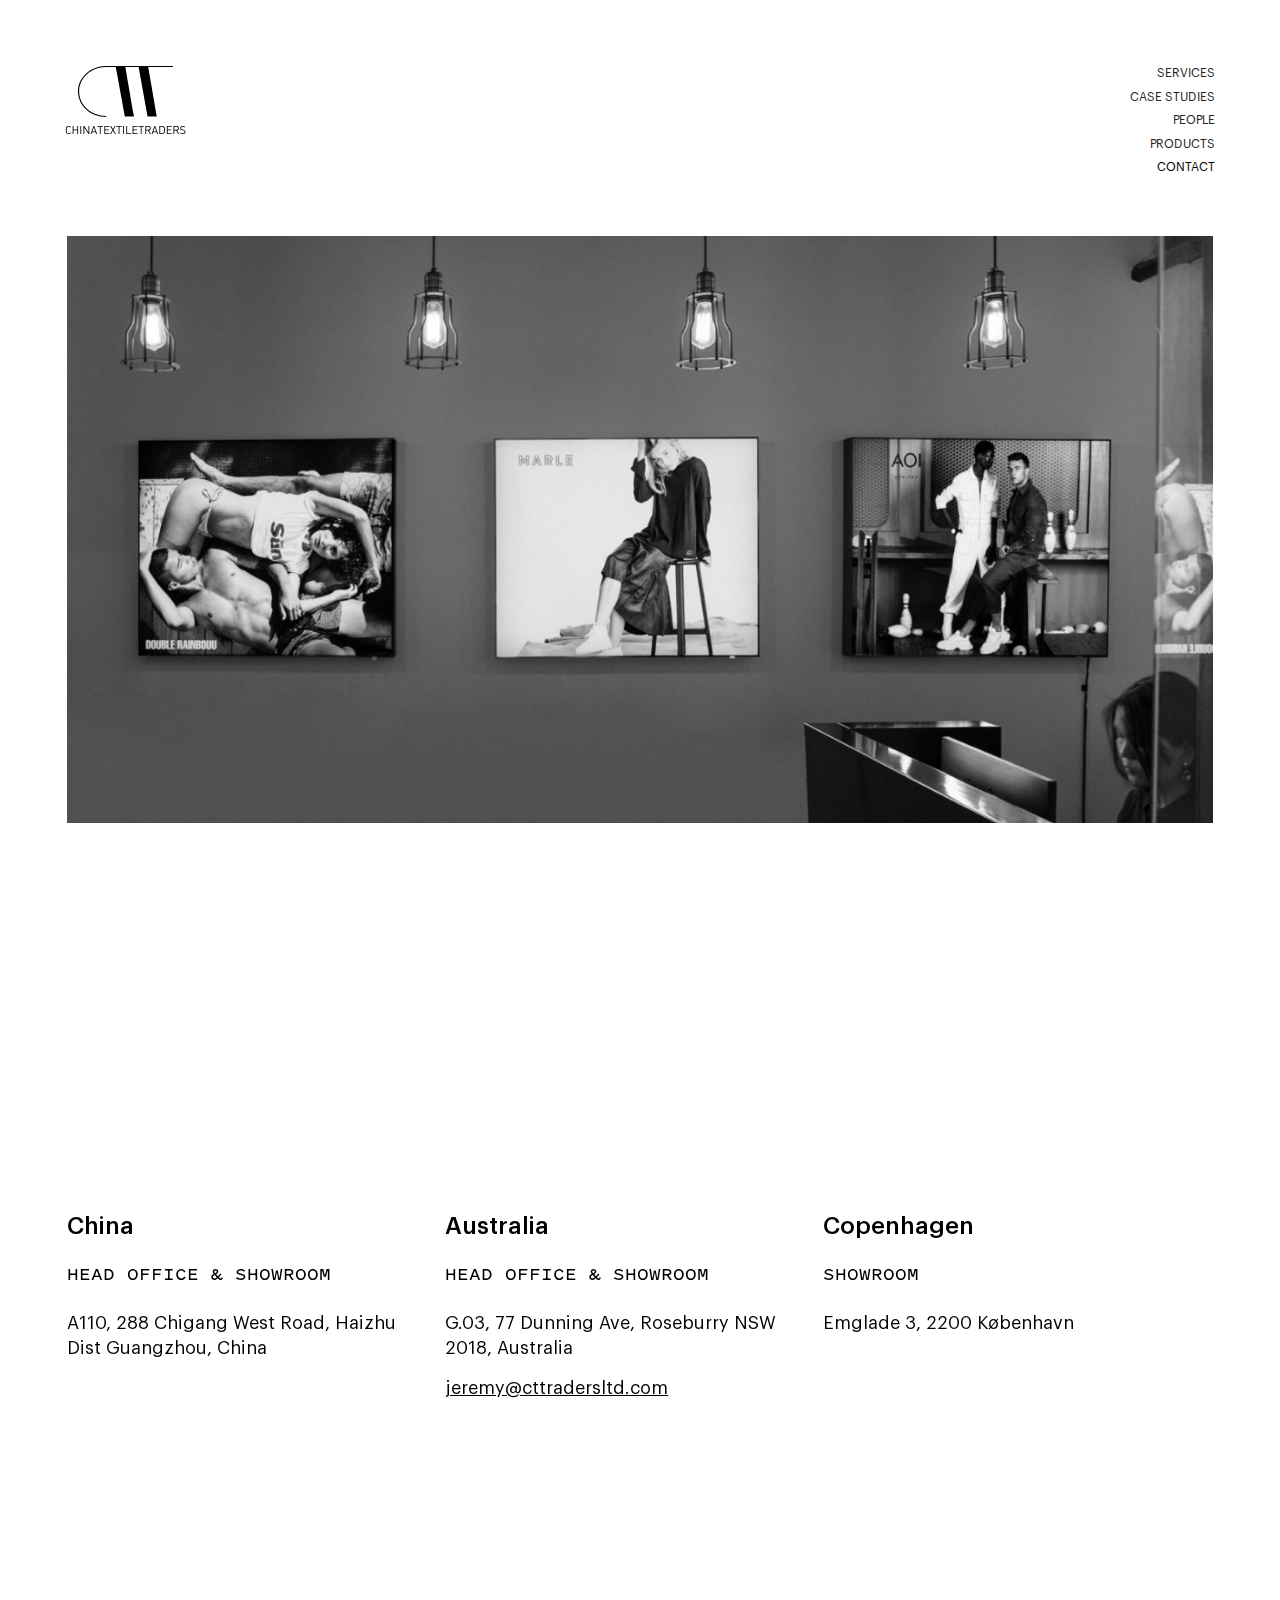
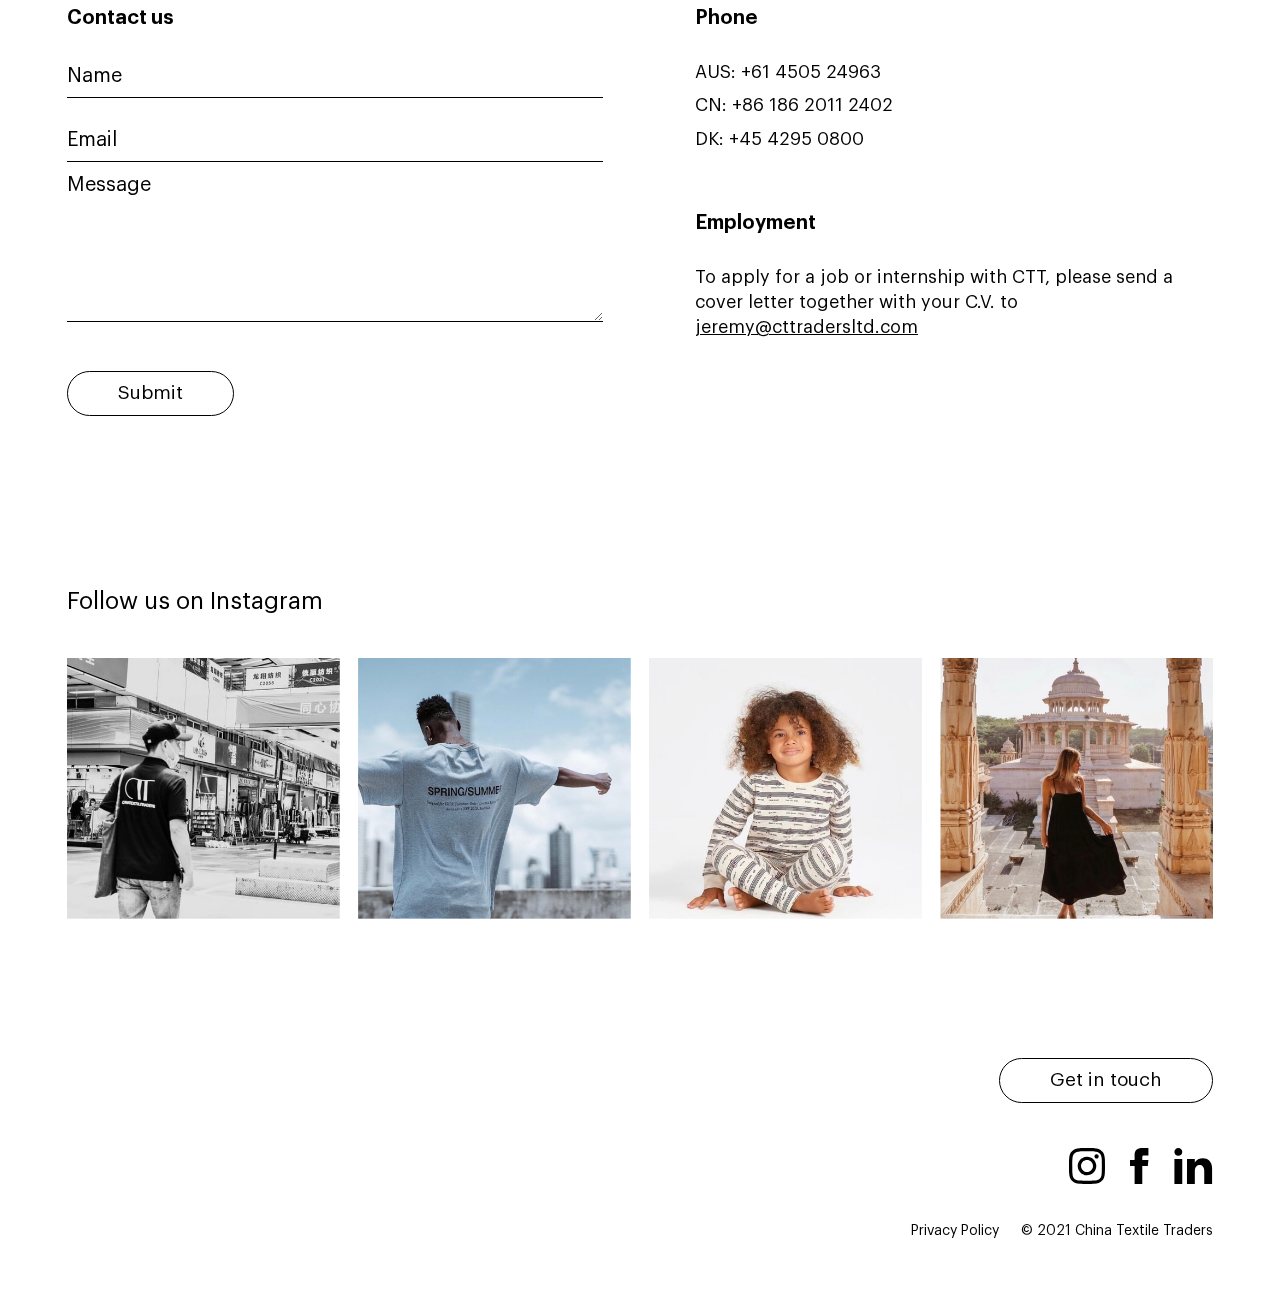
<file: contact.html>
<!DOCTYPE html>
<html data-wf-page="607efa67edf96a7d4de05ec0">
<head>
  <meta charset="utf-8">
  <title>Contact</title>
  <meta content="width=device-width, initial-scale=1" name="viewport">
  <link href="css/normalize.css" rel="stylesheet" type="text/css">
  <link href="css/components.css" rel="stylesheet" type="text/css">
  <link href="css/style.css" rel="stylesheet" type="text/css">
  <!-- [if lt IE 9]><script src="https://cdnjs.cloudflare.com/ajax/libs/html5shiv/3.7.3/html5shiv.min.js" type="text/javascript"></script><![endif] -->
  <script type="text/javascript">!function(o,c){var n=c.documentElement,t=" w-mod-";n.className+=t+"js",("ontouchstart"in o||o.DocumentTouch&&c instanceof DocumentTouch)&&(n.className+=t+"touch")}(window,document);</script>
  <link href="images/favicon.png" rel="shortcut icon" type="image/x-icon">
  <link href="images/webclip.png" rel="apple-touch-icon">
</head>
<body>
  
  <header>
    <div data-collapse="all" data-animation="over-left" data-duration="400" role="banner" class="navbar menu-white-body w-nav">
      <a href="index.html" class="brand w-nav-brand"><img src="images/logo.svg" loading="lazy" alt="" class="logo-black white-body"><img src="images/logo-white.svg" alt="" class="logo-white white-body"></a>
      <nav role="navigation" class="nav-menu w-nav-menu">
        <a href="index.html" class="nav-link menu w-nav-link">home</a>
        <a href="services.html" class="nav-link menu w-nav-link">services</a>
        <a href="case-study.html" class="nav-link menu w-nav-link">Case Studies</a>
        <a href="people.html" class="nav-link menu w-nav-link">People</a>
        <a href="products.html" class="nav-link menu w-nav-link">Products</a>
        <div class="ot-info">
          <a href="contact.html" aria-current="page" class="btn menu w-button w--current">Contact</a>
          <div class="soc-wrapper">
            <a href="#" class="soc-link-menu w-inline-block"><img src="images/Instagram.svg" loading="lazy" alt=""></a>
            <a href="#" class="soc-link-menu w-inline-block"><img src="images/facebook.svg" loading="lazy" alt=""></a>
            <a href="#" class="soc-link-menu w-inline-block"><img src="images/linkedin.svg" loading="lazy" alt=""></a>
          </div>
        </div>
      </nav>
      <div class="menu-wrap">
        <div class="anhor-desk">
          <a href="services.html" class="nav-link w-nav-link">services</a>
          <a href="case-study.html" class="nav-link w-nav-link">Case Studies</a>
          <a href="people.html" class="nav-link w-nav-link">People</a>
          <a href="products.html" class="nav-link w-nav-link">Products</a>
          <a href="contact.html" aria-current="page" class="nav-link w-nav-link w--current">Contact</a>
        </div>
        <div class="menu-btn w-nav-button">
          <div class="burger menu-body _1"></div>
          <div class="burger menu-body _2"></div>
          <div class="burger menu-body _3"></div>
        </div>
      </div>
    </div>
  </header>

  <section class="container">
    <div><img src="images/contact-im.jpg" loading="lazy" width="1319" sizes="(max-width: 479px) 95vw, (max-width: 767px) 97vw, (max-width: 991px) 94vw, 99vw" srcset="images/contact-im-p-500.jpeg 500w, images/contact-im-p-800.jpeg 800w, images/contact-im.jpg 2638w" alt="Contact Image" class="image-100-percent">
      <div class="maps-grid">
        <div class="map-card">
          <div class="map w-embed w-iframe"><iframe src="https://www.google.com/maps/embed?pb=!1m18!1m12!1m3!1d3670.2160439652507!2d113.32016431540119!3d23.089185884919445!2m3!1f0!2f0!3f0!3m2!1i1024!2i768!4f13.1!3m3!1m2!1s0x340255880c8d41c7%3A0xae07b383d222d5cb!2sA110%2C%20288%20Chigang%20W%20Rd%2C%20Ke%20Cun%2C%20Haizhu%20Qu%2C%20Guangzhou%20Shi%2C%20Guangdong%20Sheng%2C%20China%2C%20510182!5e0!3m2!1sen!2snz!4v1618192450521!5m2!1sen!2snz" width="100%" height="300" style="border:0;" allowfullscreen="" loading="lazy"></iframe></div>
          <div class="info-map">
            <h2 class="h2-600">China</h2>
            <div class="label font-19">HEAD OFFICE &amp; SHOWROOM</div>
            <p class="p-28">A110, 288 Chigang West Road, Haizhu Dist Guangzhou, China</p>
          </div>
        </div>
        <div class="map-card">
          <div class="w-embed w-iframe"><iframe src="https://www.google.com/maps/embed?pb=!1m18!1m12!1m3!1d3310.9927378173657!2d151.20054261560122!3d-33.91558648064336!2m3!1f0!2f0!3f0!3m2!1i1024!2i768!4f13.1!3m3!1m2!1s0x6b12b1bba1b220a3%3A0x2716b0f6d81a0e36!2sG03%2F77%20Dunning%20Ave%2C%20Rosebery%20NSW%202018%2C%20Australia!5e0!3m2!1sen!2snz!4v1618192481187!5m2!1sen!2snz" width="100%" height="300" style="border:0;" allowfullscreen="" loading="lazy"></iframe></div>
          <div class="info-map">
            <h2 class="h2-600">Australia</h2>
            <div class="label font-19">HEAD OFFICE &amp; SHOWROOM</div>
            <p class="p-28">G.03, 77 Dunning Ave, Roseburry NSW 2018, Australia</p>
            <a href="#" class="email">jeremy@cttradersltd.com</a>
          </div>
        </div>
        <div class="map-card">
          <div class="w-embed w-iframe"><iframe src="https://www.google.com/maps/embed?pb=!1m18!1m12!1m3!1d2248.972792398716!2d12.555513916192805!3d55.689460780536365!2m3!1f0!2f0!3f0!3m2!1i1024!2i768!4f13.1!3m3!1m2!1s0x465253aa1b4b81e9%3A0x7e9fb96000ac5578!2sElmegade%203%2C%202200%20K%C3%B8benhavn%2C%20Denmark!5e0!3m2!1sen!2snz!4v1618192575442!5m2!1sen!2snz" width="100%" height="300" style="border:0;" allowfullscreen="" loading="lazy"></iframe></div>
          <div class="info-map">
            <h2 class="h2-600">Copenhagen</h2>
            <div class="label font-19">SHOWROOM</div>
            <p class="p-28">Emglade 3, 2200 København</p>
          </div>
        </div>
      </div>
    </div>
  </section>

  <section class="container s4">
    <div class="form-wrapper">
      <div class="form-block w-form">
        <form id="email-form" name="email-form" data-name="Email Form"><label for="name" class="label-bold">Contact us</label><input type="text" class="input w-input" maxlength="256" name="name" data-name="Name" placeholder="Name" id="name" required=""><input type="email" class="input mb-10 w-input" maxlength="256" name="Email" data-name="Email" placeholder="Email" id="Email-2" required=""><textarea placeholder="Message" maxlength="5000" id="Message" name="Message" data-name="Message" required="" class="input area w-input"></textarea><input type="submit" value="Submit" data-wait="Please wait..." class="btn black w-button"></form>
        <div class="w-form-done">
          <div>Thank you! Your submission has been received!</div>
        </div>
        <div class="w-form-fail">
          <div>Oops! Something went wrong while submitting the form.</div>
        </div>
      </div>
      <div>
        <div class="info-form">
          <div class="label-bold">Phone</div>
          <p class="p-28 mb-8">AUS: +61 4505 24963</p>
          <p class="p-28 mb-8">CN: +86 186 2011 2402</p>
          <p class="p-28 mb-8">DK: +45 4295 0800</p>
        </div>
        <div class="info-form last">
          <div class="label-bold">Employment</div>
          <p class="p-28 mb-8">To apply for a job or internship with CTT, please send a cover letter together with your C.V. to <a href="#" class="email mt-off">jeremy@cttradersltd.com</a>
          </p>
        </div>
      </div>
    </div>
    <div class="inst-wrapper">
      <h2 class="heading">Follow us on Instagram</h2>
      <div class="inst-card-grid">
        <a href="#" class="w-inline-block"><img src="images/inst-1.jpg" loading="lazy" width="313" sizes="(max-width: 479px) 46vw, (max-width: 767px) 48vw, (max-width: 991px) 46vw, 25vw" srcset="images/inst-1-p-500.jpeg 500w, images/inst-1.jpg 626w" alt="" class="image-100-percent"></a>
        <a href="#" class="w-inline-block"><img src="images/inst-2.jpg" loading="lazy" width="313" sizes="(max-width: 479px) 46vw, (max-width: 767px) 48vw, (max-width: 991px) 46vw, 25vw" srcset="images/inst-2-p-500.jpeg 500w, images/inst-2.jpg 626w" alt="" class="image-100-percent"></a>
        <a href="#" class="w-inline-block"><img src="images/inst-3.jpg" loading="lazy" width="313" sizes="(max-width: 479px) 46vw, (max-width: 767px) 48vw, (max-width: 991px) 46vw, 25vw" srcset="images/inst-3-p-500.jpeg 500w, images/inst-3.jpg 626w" alt="" class="image-100-percent"></a>
        <a href="#" class="w-inline-block"><img src="images/inst-4.jpg" loading="lazy" width="313" sizes="(max-width: 479px) 46vw, (max-width: 767px) 48vw, (max-width: 991px) 46vw, 25vw" srcset="images/inst-4-p-500.jpeg 500w, images/inst-4.jpg 626w" alt="" class="image-100-percent"></a>
      </div>
    </div>
  </section>

  <footer class="container footer">
    <div class="footer-wrap">
      <a href="#" class="footer-txt black-color w-inline-block">Privacy Policy</a>
      <div class="soc-wrap">
        <a href="#" class="btn black w-button">Get in touch</a>
        <div class="soc">
          <a href="#" class="soc-link w-inline-block"><img src="images/Instagram-black.svg" loading="lazy" alt=""></a>
          <a href="#" class="soc-link w-inline-block"><img src="images/Facebook-black.svg" loading="lazy" alt=""></a>
          <a href="#" class="soc-link w-inline-block"><img src="images/Linkedin-black.svg" loading="lazy" alt=""></a>
        </div>
        <a href="#" class="footer-txt black-color w-inline-block">© 2021 China Textile Traders</a>
      </div>
    </div>
  </footer>

  <div class="loader">
    <div class="l-im-mask im-1"><img src="images/slider-image.jpg" srcset="images/slider-image-p-1080.jpeg 1080w, images/slider-image-p-1600.jpeg 1600w, images/slider-image-p-2000.jpeg 2000w, images/slider-image-p-2600.jpeg 2600w, images/slider-image.jpg 2800w" width="857" sizes="100vw" alt="" class="l-im-3"></div><img src="images/case-study-4.jpg" srcset="images/case-study-4-p-500.jpeg 500w, images/case-study-4-p-800.jpeg 800w, images/case-study-4-p-1080.jpeg 1080w, images/case-study-4.jpg 1278w" width="439" sizes="100vw" alt="" class="l-im"><img src="images/logo-ctt-w.svg" loading="lazy" alt="" class="l-logo">
    <div class="l-txt">CHINA TEXTILE TRADERS</div>
  </div>

  <script src="https://d3e54v103j8qbb.cloudfront.net/js/jquery-3.5.1.min.dc5e7f18c8.js?site=607efa67edf96aacf8e05ebc" type="text/javascript" integrity="sha256-9/aliU8dGd2tb6OSsuzixeV4y/faTqgFtohetphbbj0=" crossorigin="anonymous"></script>
  <script src="js/index.js" type="text/javascript"></script>
  <!-- [if lte IE 9]><script src="https://cdnjs.cloudflare.com/ajax/libs/placeholders/3.0.2/placeholders.min.js"></script><![endif] -->
  <script>
$(document).ready(function(){
var scrollTop = 0;
$(window).scroll(function(){
scrollTop = $(window).scrollTop();
if (scrollTop >= 850) {
$('.navbar').addClass('show');
$('.brand').addClass('show');
$('.anhor-desk').addClass('show');
$('.menu-btn').addClass('show');
$('.logo-black.white-body').addClass('show');
$('.logo-white.white-body').addClass('show');
} else if (scrollTop < 850) {
$('.navbar').removeClass('show');
$('.brand').removeClass('show');
$('.anhor-desk').removeClass('show');
$('.menu-btn').removeClass('show');
$('.logo-black.white-body').removeClass('show');
$('.logo-white.white-body').removeClass('show');
}
});
});
</script>
</body>
</html>
</file>
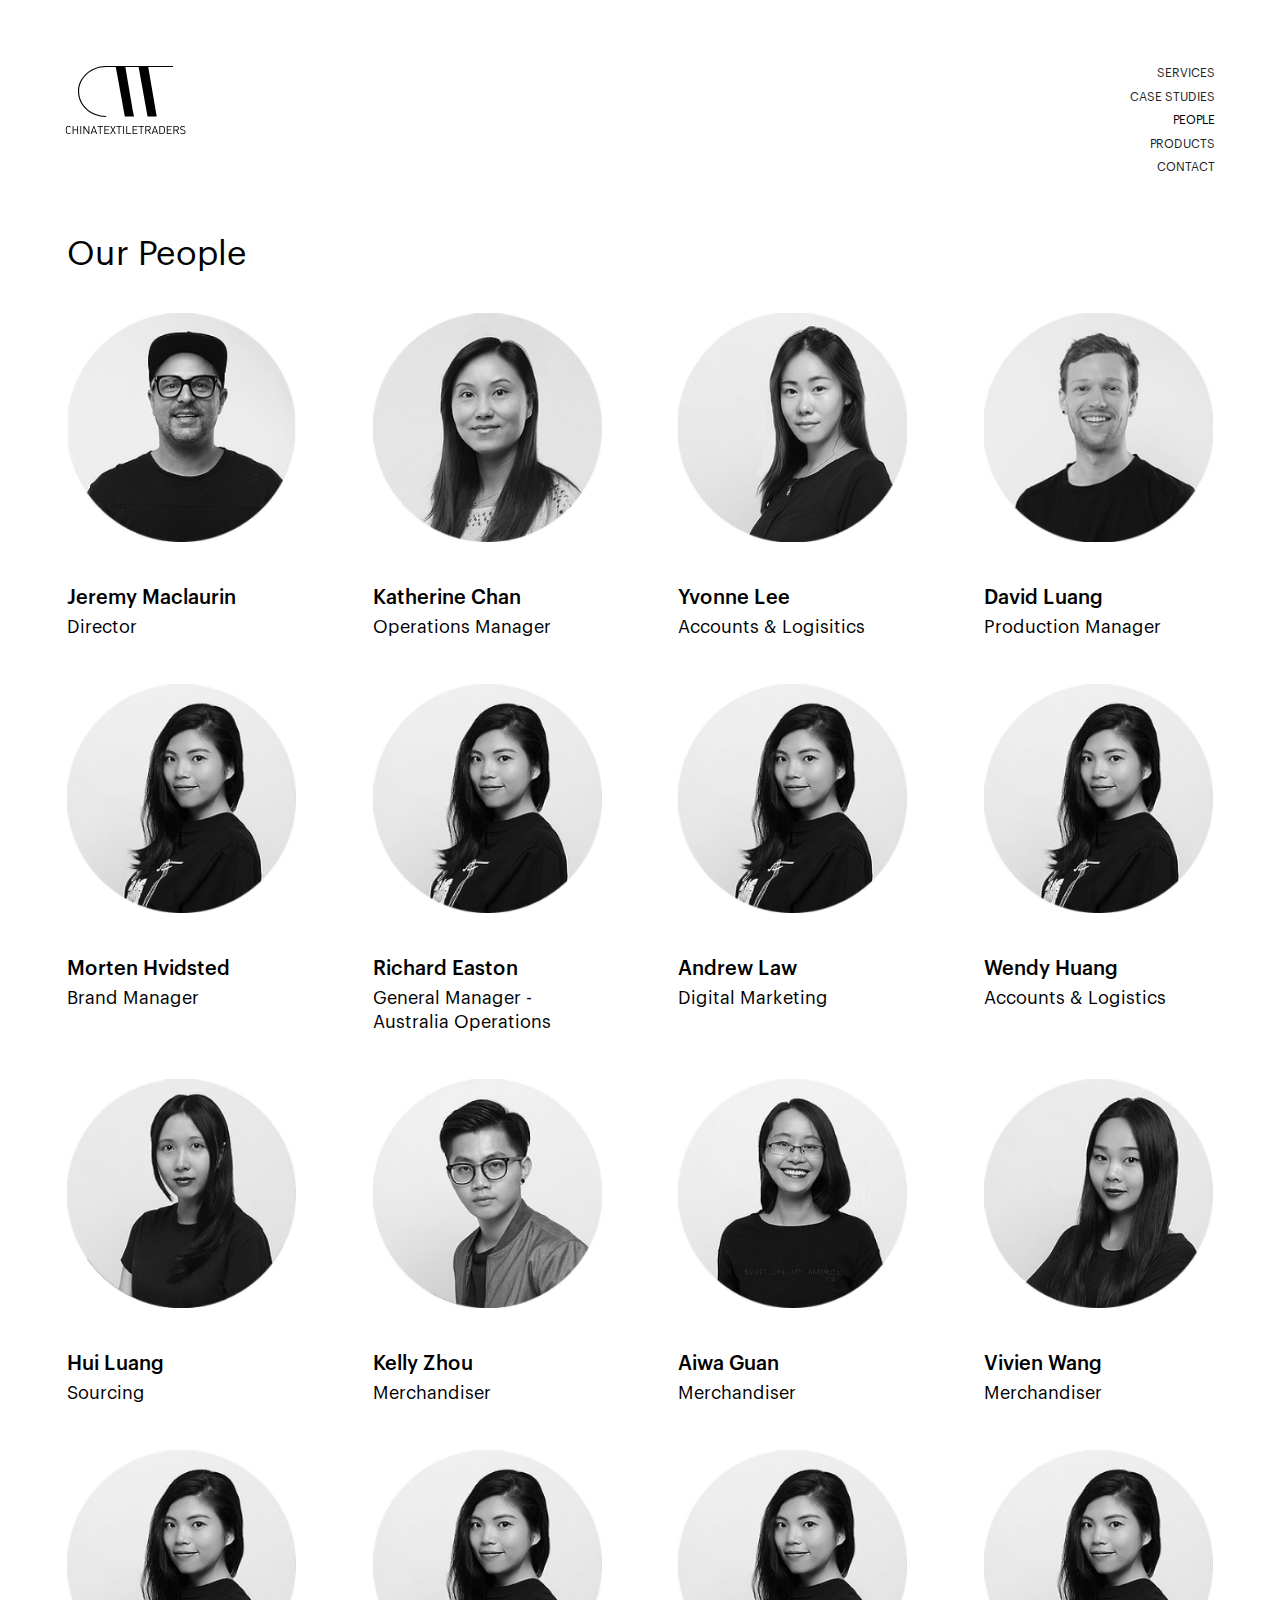
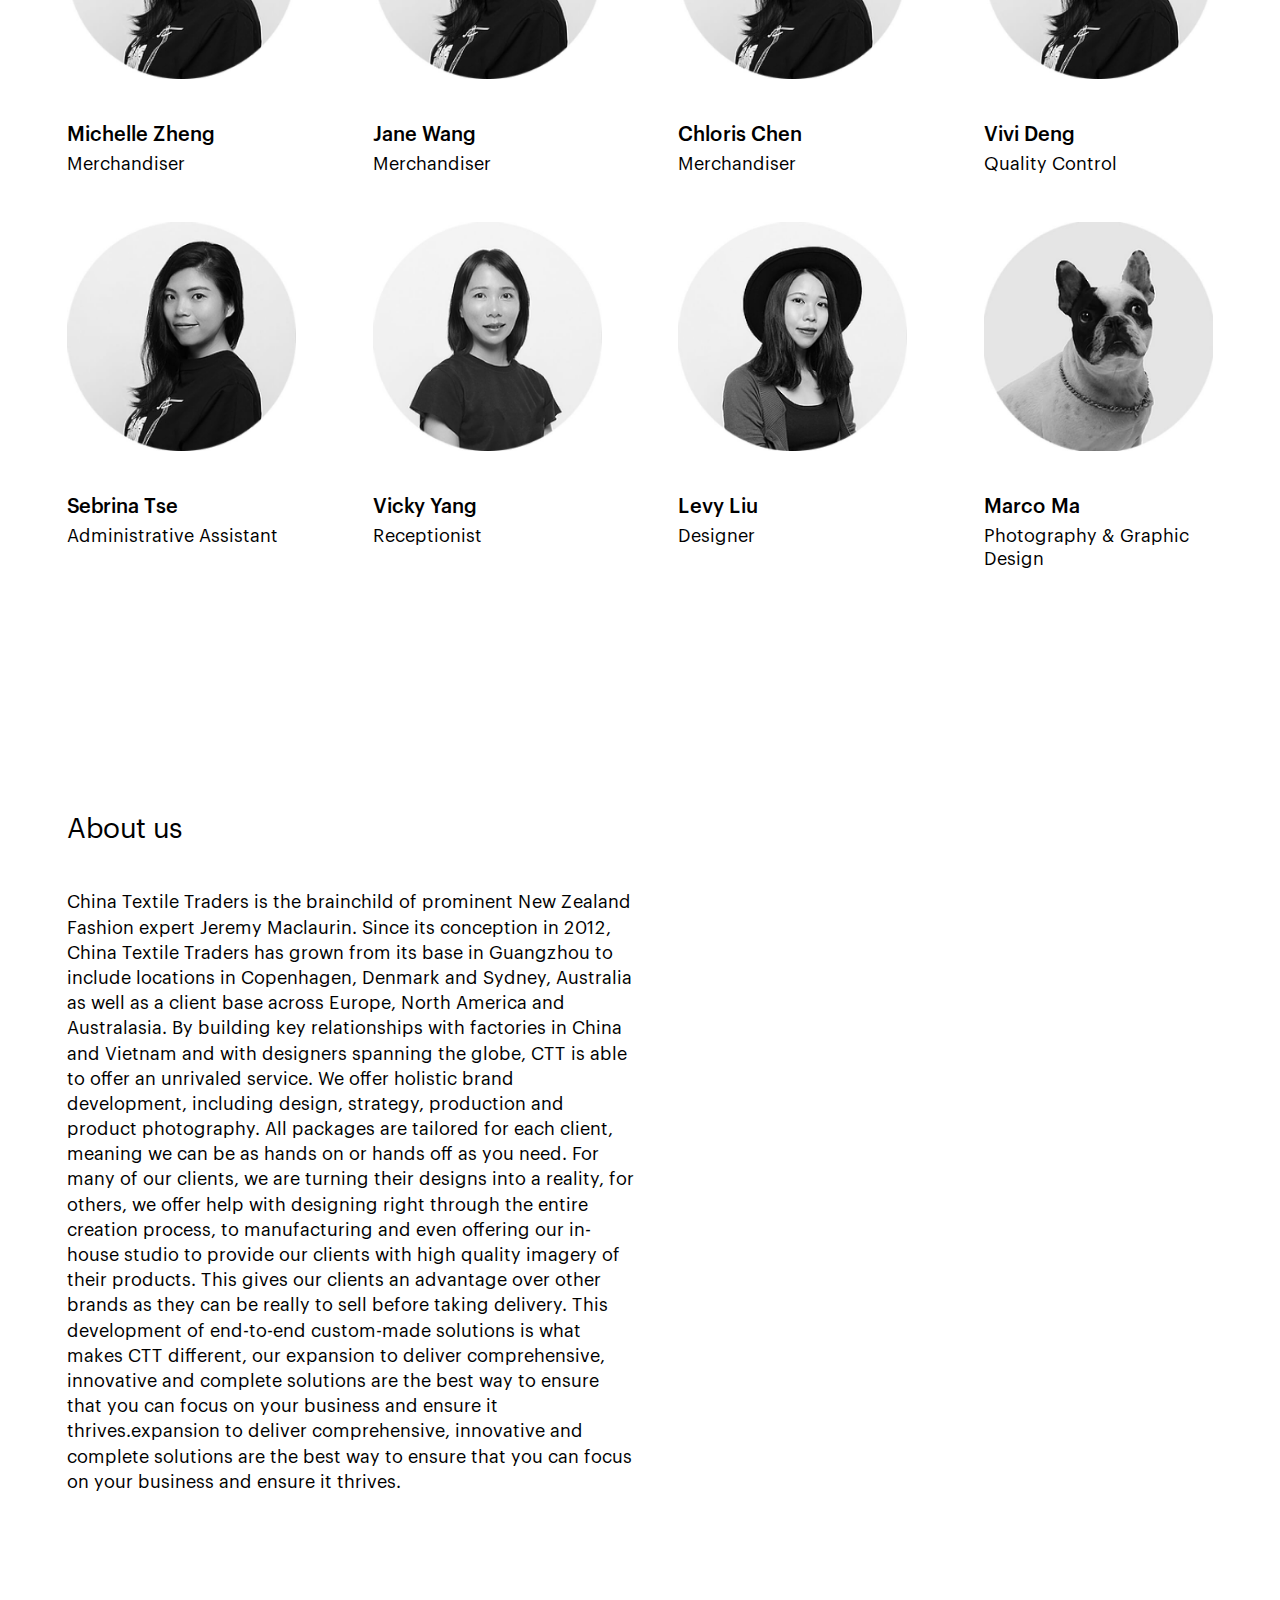
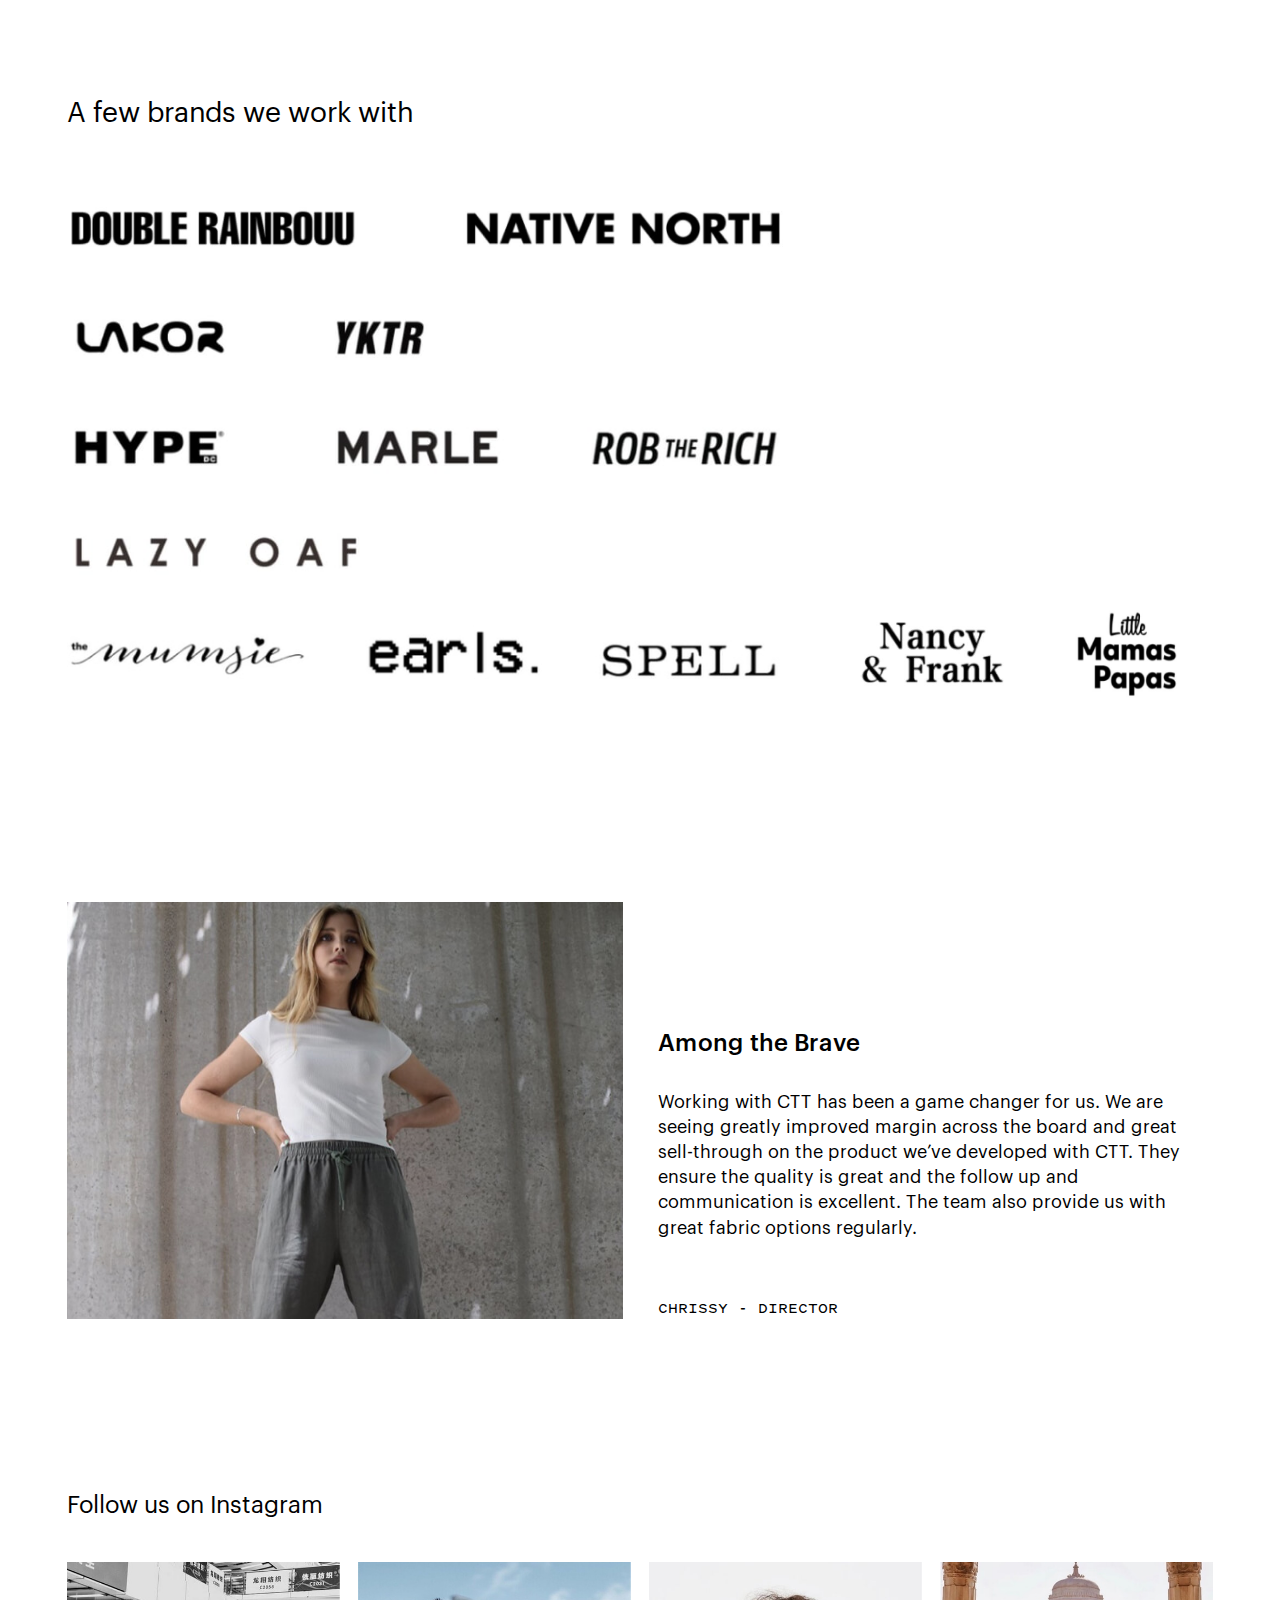
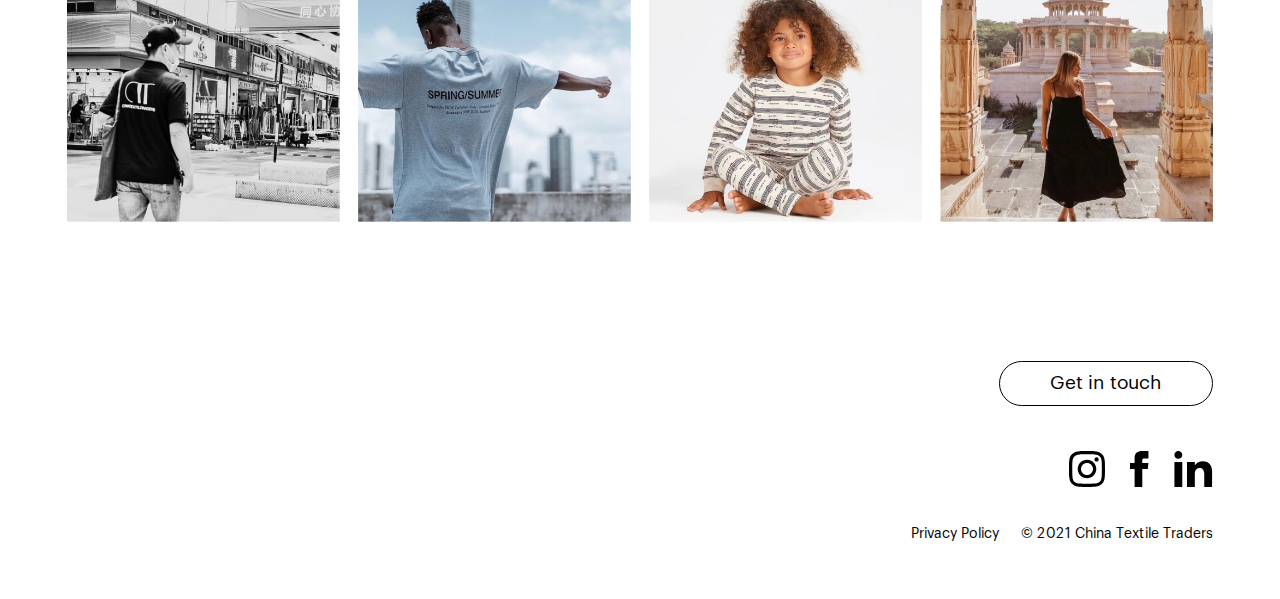
<file: people.html>
<!DOCTYPE html>
<html data-wf-page="607efa67edf96a7d4de05ec0">
<head>
  <meta charset="utf-8">
  <title>People</title>
  <meta content="width=device-width, initial-scale=1" name="viewport">
  <link href="css/normalize.css" rel="stylesheet" type="text/css">
  <link href="css/components.css" rel="stylesheet" type="text/css">
  <link href="css/style.css" rel="stylesheet" type="text/css">
  <!-- [if lt IE 9]><script src="https://cdnjs.cloudflare.com/ajax/libs/html5shiv/3.7.3/html5shiv.min.js" type="text/javascript"></script><![endif] -->
  <script type="text/javascript">!function(o,c){var n=c.documentElement,t=" w-mod-";n.className+=t+"js",("ontouchstart"in o||o.DocumentTouch&&c instanceof DocumentTouch)&&(n.className+=t+"touch")}(window,document);</script>
  <link href="images/favicon.png" rel="shortcut icon" type="image/x-icon">
  <link href="images/webclip.png" rel="apple-touch-icon">
</head>
<body>
  
  <header>
    <div data-collapse="all" data-animation="over-left" data-duration="400" role="banner" class="navbar menu-white-body w-nav">
      <a href="index.html" class="brand w-nav-brand"><img src="images/logo.svg" loading="lazy" alt="" class="logo-black white-body"><img src="images/logo-white.svg" alt="" class="logo-white white-body"></a>
      <nav role="navigation" class="nav-menu w-nav-menu">
        <a href="index.html" class="nav-link menu w-nav-link">home</a>
        <a href="services.html" class="nav-link menu w-nav-link">services</a>
        <a href="case-study.html" class="nav-link menu w-nav-link">Case Studies</a>
        <a href="people.html" aria-current="page" class="nav-link menu w-nav-link w--current">People</a>
        <a href="products.html" class="nav-link menu w-nav-link">Products</a>
        <div class="ot-info">
          <a href="contact.html" class="btn menu w-button">Contact</a>
          <div class="soc-wrapper">
            <a href="#" class="soc-link-menu w-inline-block"><img src="images/Instagram.svg" loading="lazy" alt=""></a>
            <a href="#" class="soc-link-menu w-inline-block"><img src="images/facebook.svg" loading="lazy" alt=""></a>
            <a href="#" class="soc-link-menu w-inline-block"><img src="images/linkedin.svg" loading="lazy" alt=""></a>
          </div>
        </div>
      </nav>
      <div class="menu-wrap">
        <div class="anhor-desk">
          <a href="services.html" class="nav-link w-nav-link">services</a>
          <a href="case-study.html" class="nav-link w-nav-link">Case Studies</a>
          <a href="people.html" aria-current="page" class="nav-link w-nav-link w--current">People</a>
          <a href="products.html" class="nav-link w-nav-link">Products</a>
          <a href="contact.html" class="nav-link w-nav-link">Contact</a>
        </div>
        <div class="menu-btn w-nav-button">
          <div class="burger menu-body _1"></div>
          <div class="burger menu-body _2"></div>
          <div class="burger menu-body _3"></div>
        </div>
      </div>
    </div>
  </header>
  
  <section class="container">
    <h1>Our People</h1>
    <div class="people-grid">
      <div class="human-card"><img src="images/jeremy.jpg" loading="lazy" width="280" alt="" class="image-100-percent">
        <div class="name-wrap">
          <h2 class="h2-600 mb-17">Jeremy Maclaurin</h2>
          <div>Director</div>
        </div>
      </div>
      <div class="human-card"><img src="images/katherine.jpg" loading="lazy" width="280" alt="" class="image-100-percent">
        <div class="name-wrap">
          <h2 class="h2-600 mb-17">Katherine Chan</h2>
          <div>Operations Manager</div>
        </div>
      </div>
      <div class="human-card"><img src="images/yvonne.jpg" loading="lazy" width="280" alt="" class="image-100-percent">
        <div class="name-wrap">
          <h2 class="h2-600 mb-17">Yvonne Lee</h2>
          <div>Accounts &amp; Logisitics</div>
        </div>
      </div>
      <div class="human-card"><img src="images/David.jpg" loading="lazy" width="280" sizes="(max-width: 479px) 95vw, (max-width: 767px) 45vw, (max-width: 991px) 44vw, 19vw" srcset="images/David-p-500.jpeg 500w, images/David.jpg 560w" alt="" class="image-100-percent">
        <div class="name-wrap">
          <h2 class="h2-600 mb-17">David Luang</h2>
          <div>Production Manager</div>
        </div>
      </div>
      <div class="human-card"><img src="images/elaine.jpg" loading="lazy" width="280" alt="" class="image-100-percent">
        <div class="name-wrap">
          <h2 class="h2-600 mb-17">Morten Hvidsted</h2>
          <div>Brand Manager</div>
        </div>
      </div>
      <div class="human-card"><img src="images/elaine.jpg" loading="lazy" width="280" alt="" class="image-100-percent">
        <div class="name-wrap">
          <h2 class="h2-600 mb-17">Richard Easton</h2>
          <div class="text-block">General Manager - Australia Operations</div>
        </div>
      </div>
      <div class="human-card"><img src="images/elaine.jpg" loading="lazy" width="280" alt="" class="image-100-percent">
        <div class="name-wrap">
          <h2 class="h2-600 mb-17">Andrew Law</h2>
          <div>Digital Marketing</div>
        </div>
      </div>
      <div class="human-card"><img src="images/elaine.jpg" loading="lazy" width="280" alt="" class="image-100-percent">
        <div class="name-wrap">
          <h2 class="h2-600 mb-17">Wendy Huang</h2>
          <div>Accounts &amp; Logistics</div>
        </div>
      </div>
      <div class="human-card"><img src="images/nina.jpg" loading="lazy" width="280" alt="" class="image-100-percent">
        <div class="name-wrap">
          <h2 class="h2-600 mb-17">Hui Luang</h2>
          <div>Sourcing</div>
        </div>
      </div>
      <div class="human-card"><img src="images/spider.jpg" loading="lazy" width="280" alt="" class="image-100-percent">
        <div class="name-wrap">
          <h2 class="h2-600 mb-17">Kelly Zhou</h2>
          <div>Merchandiser</div>
        </div>
      </div>
      <div class="human-card"><img src="images/kelly.jpg" loading="lazy" width="280" alt="" class="image-100-percent">
        <div class="name-wrap">
          <h2 class="h2-600 mb-17">Aiwa Guan</h2>
          <div>Merchandiser</div>
        </div>
      </div>
      <div class="human-card"><img src="images/bettina.jpg" loading="lazy" width="280" alt="" class="image-100-percent">
        <div class="name-wrap">
          <h2 class="h2-600 mb-17">Vivien Wang</h2>
          <div>Merchandiser</div>
        </div>
      </div>
      <div class="human-card"><img src="images/elaine.jpg" loading="lazy" width="280" alt="" class="image-100-percent">
        <div class="name-wrap">
          <h2 class="h2-600 mb-17">Michelle Zheng</h2>
          <div>Merchandiser</div>
        </div>
      </div>
      <div class="human-card"><img src="images/elaine.jpg" loading="lazy" width="280" alt="" class="image-100-percent">
        <div class="name-wrap">
          <h2 class="h2-600 mb-17">Jane Wang</h2>
          <div>Merchandiser</div>
        </div>
      </div>
      <div class="human-card"><img src="images/elaine.jpg" loading="lazy" width="280" alt="" class="image-100-percent">
        <div class="name-wrap">
          <h2 class="h2-600 mb-17">Chloris Chen</h2>
          <div>Merchandiser</div>
        </div>
      </div>
      <div class="human-card"><img src="images/elaine.jpg" loading="lazy" width="280" alt="" class="image-100-percent">
        <div class="name-wrap">
          <h2 class="h2-600 mb-17">Vivi Deng</h2>
          <div>Quality Control</div>
        </div>
      </div>
      <div class="human-card"><img src="images/elaine.jpg" loading="lazy" width="280" alt="" class="image-100-percent">
        <div class="name-wrap">
          <h2 class="h2-600 mb-17">Sebrina Tse</h2>
          <div>Administrative Assistant </div>
        </div>
      </div>
      <div class="human-card"><img src="images/amy.jpg" loading="lazy" width="280" alt="" class="image-100-percent">
        <div class="name-wrap">
          <h2 class="h2-600 mb-17">Vicky Yang</h2>
          <div>Receptionist</div>
        </div>
      </div>
      <div class="human-card"><img src="images/josie.jpg" loading="lazy" width="280" alt="" class="image-100-percent">
        <div class="name-wrap">
          <h2 class="h2-600 mb-17">Levy Liu</h2>
          <div>Designer</div>
        </div>
      </div>
      <div class="human-card"><img src="images/buster.jpg" loading="lazy" width="280" alt="" class="image-100-percent">
        <div class="name-wrap">
          <h2 class="h2-600 mb-17">Marco Ma</h2>
          <div>Photography &amp; Graphic Design</div>
        </div>
      </div>
    </div>
    <div class="right-margin-card new-set">
      <h2>About us</h2>
      <p class="p-24">China Textile Traders is the brainchild of prominent New Zealand Fashion expert Jeremy Maclaurin. Since its conception in 2012, China Textile Traders has grown from its base in Guangzhou to include locations in Copenhagen, Denmark and Sydney, Australia as well as a client base across Europe, North America and Australasia. By building key relationships with factories in China and Vietnam and with designers spanning the globe, CTT is able to offer an unrivaled service. We offer holistic brand development, including design, strategy, production and product photography. All packages are tailored for each client, meaning we can be as hands on or hands off as you need. For many of our clients, we are turning their designs into a reality, for others, we offer help with designing right through the entire creation process, to manufacturing and even offering our in-house studio to provide our clients with high quality imagery of their products. This gives our clients an advantage over other brands as they can be really to sell before taking delivery. This development of end-to-end custom-made solutions is what makes CTT different, our expansion to deliver comprehensive, innovative and complete solutions are the best way to ensure that you can focus on your business and ensure it thrives.expansion to deliver comprehensive, innovative and complete solutions are the best way to ensure that you can focus on your business and ensure it thrives.</p>
    </div>
  </section>

  <section class="container s4">
    <div class="btn-wrapper margin-bot-200">
      <h2>A few brands we work with</h2>
      <div class="brands"><img src="images/brands.jpg" loading="lazy" width="766" sizes="(max-width: 479px) 95vw, (max-width: 767px) 97vw, (max-width: 991px) 92vw, 766px" srcset="images/brands-p-500.jpeg 500w, images/brands.jpg 1532w" alt=""><img src="images/brands-2.jpg" loading="lazy" sizes="(max-width: 479px) 93vw, 398px" width="398" srcset="images/brands-2-p-500.jpeg 500w, images/brands-2.jpg 796w" alt=""><img src="images/brands-3.jpg" loading="lazy" sizes="(max-width: 479px) 95vw, (max-width: 767px) 97vw, (max-width: 991px) 92vw, 766px" width="766" srcset="images/brands-3-p-500.jpeg 500w, images/brands-3-p-800.jpeg 800w, images/brands-3-p-1080.jpeg 1080w, images/brands-3.jpg 1532w" alt=""><img src="images/brand-4.jpg" loading="lazy" sizes="(max-width: 479px) 93vw, 398px" width="398" srcset="images/brand-4-p-500.jpeg 500w, images/brand-4.jpg 796w" alt=""><img src="images/brands-5.jpg" loading="lazy" sizes="(max-width: 479px) 95vw, (max-width: 767px) 97vw, (max-width: 991px) 92vw, 766px" width="766" srcset="images/brands-5-p-500.jpeg 500w, images/brands-5-p-800.jpeg 800w, images/brands-5.jpg 1532w" alt=""><img src="images/brands-6.jpg" loading="lazy" width="171" alt=""><img src="images/brands-7.jpg" loading="lazy" width="171" alt=""></div>
    </div>
    <div class="director-card margin-set"><img src="images/chrissy-im.jpg" loading="lazy" alt="Among the Brave" class="image-100-percent">
      <div class="text-card">
        <h2 class="h2-600 pd-bottom">Among the Brave</h2>
        <div>
          <p class="p-28 margin-bot">Working with CTT has been a game changer for us. We are seeing greatly improved margin across the board and great sell-through on the product we’ve developed with CTT. They ensure the quality is great and the follow up and communication is excellent. The team also provide us with great fabric options regularly.</p>
          <div class="label">CHRISSY - Director</div>
        </div>
      </div>
    </div>
    <div class="inst-wrapper">
      <h2 class="heading">Follow us on Instagram</h2>
      <div class="inst-card-grid">
        <a href="#" class="w-inline-block"><img src="images/inst-1.jpg" loading="lazy" width="313" sizes="(max-width: 479px) 46vw, (max-width: 767px) 48vw, (max-width: 991px) 46vw, 25vw" srcset="images/inst-1-p-500.jpeg 500w, images/inst-1.jpg 626w" alt="" class="image-100-percent"></a>
        <a href="#" class="w-inline-block"><img src="images/inst-2.jpg" loading="lazy" width="313" sizes="(max-width: 479px) 46vw, (max-width: 767px) 48vw, (max-width: 991px) 46vw, 25vw" srcset="images/inst-2-p-500.jpeg 500w, images/inst-2.jpg 626w" alt="" class="image-100-percent"></a>
        <a href="#" class="w-inline-block"><img src="images/inst-3.jpg" loading="lazy" width="313" sizes="(max-width: 479px) 46vw, (max-width: 767px) 48vw, (max-width: 991px) 46vw, 25vw" srcset="images/inst-3-p-500.jpeg 500w, images/inst-3.jpg 626w" alt="" class="image-100-percent"></a>
        <a href="#" class="w-inline-block"><img src="images/inst-4.jpg" loading="lazy" width="313" sizes="(max-width: 479px) 46vw, (max-width: 767px) 48vw, (max-width: 991px) 46vw, 25vw" srcset="images/inst-4-p-500.jpeg 500w, images/inst-4.jpg 626w" alt="" class="image-100-percent"></a>
      </div>
    </div>
  </section>

  <footer class="container footer">
    <div class="footer-wrap">
      <a href="#" class="footer-txt black-color w-inline-block">Privacy Policy</a>
      <div class="soc-wrap">
        <a href="#" class="btn black w-button">Get in touch</a>
        <div class="soc">
          <a href="#" class="soc-link w-inline-block"><img src="images/Instagram-black.svg" loading="lazy" alt=""></a>
          <a href="#" class="soc-link w-inline-block"><img src="images/Facebook-black.svg" loading="lazy" alt=""></a>
          <a href="#" class="soc-link w-inline-block"><img src="images/Linkedin-black.svg" loading="lazy" alt=""></a>
        </div>
        <a href="#" class="footer-txt black-color w-inline-block">© 2021 China Textile Traders</a>
      </div>
    </div>
  </footer>

  <div class="loader">
    <div class="l-im-mask im-1"><img src="images/slider-image.jpg" srcset="images/slider-image-p-1080.jpeg 1080w, images/slider-image-p-1600.jpeg 1600w, images/slider-image-p-2000.jpeg 2000w, images/slider-image-p-2600.jpeg 2600w, images/slider-image.jpg 2800w" width="857" sizes="100vw" alt="" class="l-im-3"></div><img src="images/case-study-4.jpg" srcset="images/case-study-4-p-500.jpeg 500w, images/case-study-4-p-800.jpeg 800w, images/case-study-4-p-1080.jpeg 1080w, images/case-study-4.jpg 1278w" width="439" sizes="100vw" alt="" class="l-im"><img src="images/logo-ctt-w.svg" loading="lazy" alt="" class="l-logo">
    <div class="l-txt">CHINA TEXTILE TRADERS</div>
  </div>
  
  <script src="https://d3e54v103j8qbb.cloudfront.net/js/jquery-3.5.1.min.dc5e7f18c8.js?site=607efa67edf96aacf8e05ebc" type="text/javascript" integrity="sha256-9/aliU8dGd2tb6OSsuzixeV4y/faTqgFtohetphbbj0=" crossorigin="anonymous"></script>
  <script src="js/index.js" type="text/javascript"></script>
  <!-- [if lte IE 9]><script src="https://cdnjs.cloudflare.com/ajax/libs/placeholders/3.0.2/placeholders.min.js"></script><![endif] -->
  <script>
$(document).ready(function(){
var scrollTop = 0;
$(window).scroll(function(){
scrollTop = $(window).scrollTop();
if (scrollTop >= 850) {
$('.navbar').addClass('show');
$('.brand').addClass('show');
$('.anhor-desk').addClass('show');
$('.menu-btn').addClass('show');
$('.logo-black.white-body').addClass('show');
$('.logo-white.white-body').addClass('show');
} else if (scrollTop < 850) {
$('.navbar').removeClass('show');
$('.brand').removeClass('show');
$('.anhor-desk').removeClass('show');
$('.menu-btn').removeClass('show');
$('.logo-black.white-body').removeClass('show');
$('.logo-white.white-body').removeClass('show');
}
});
});
</script>
</body>
</html>
</file>
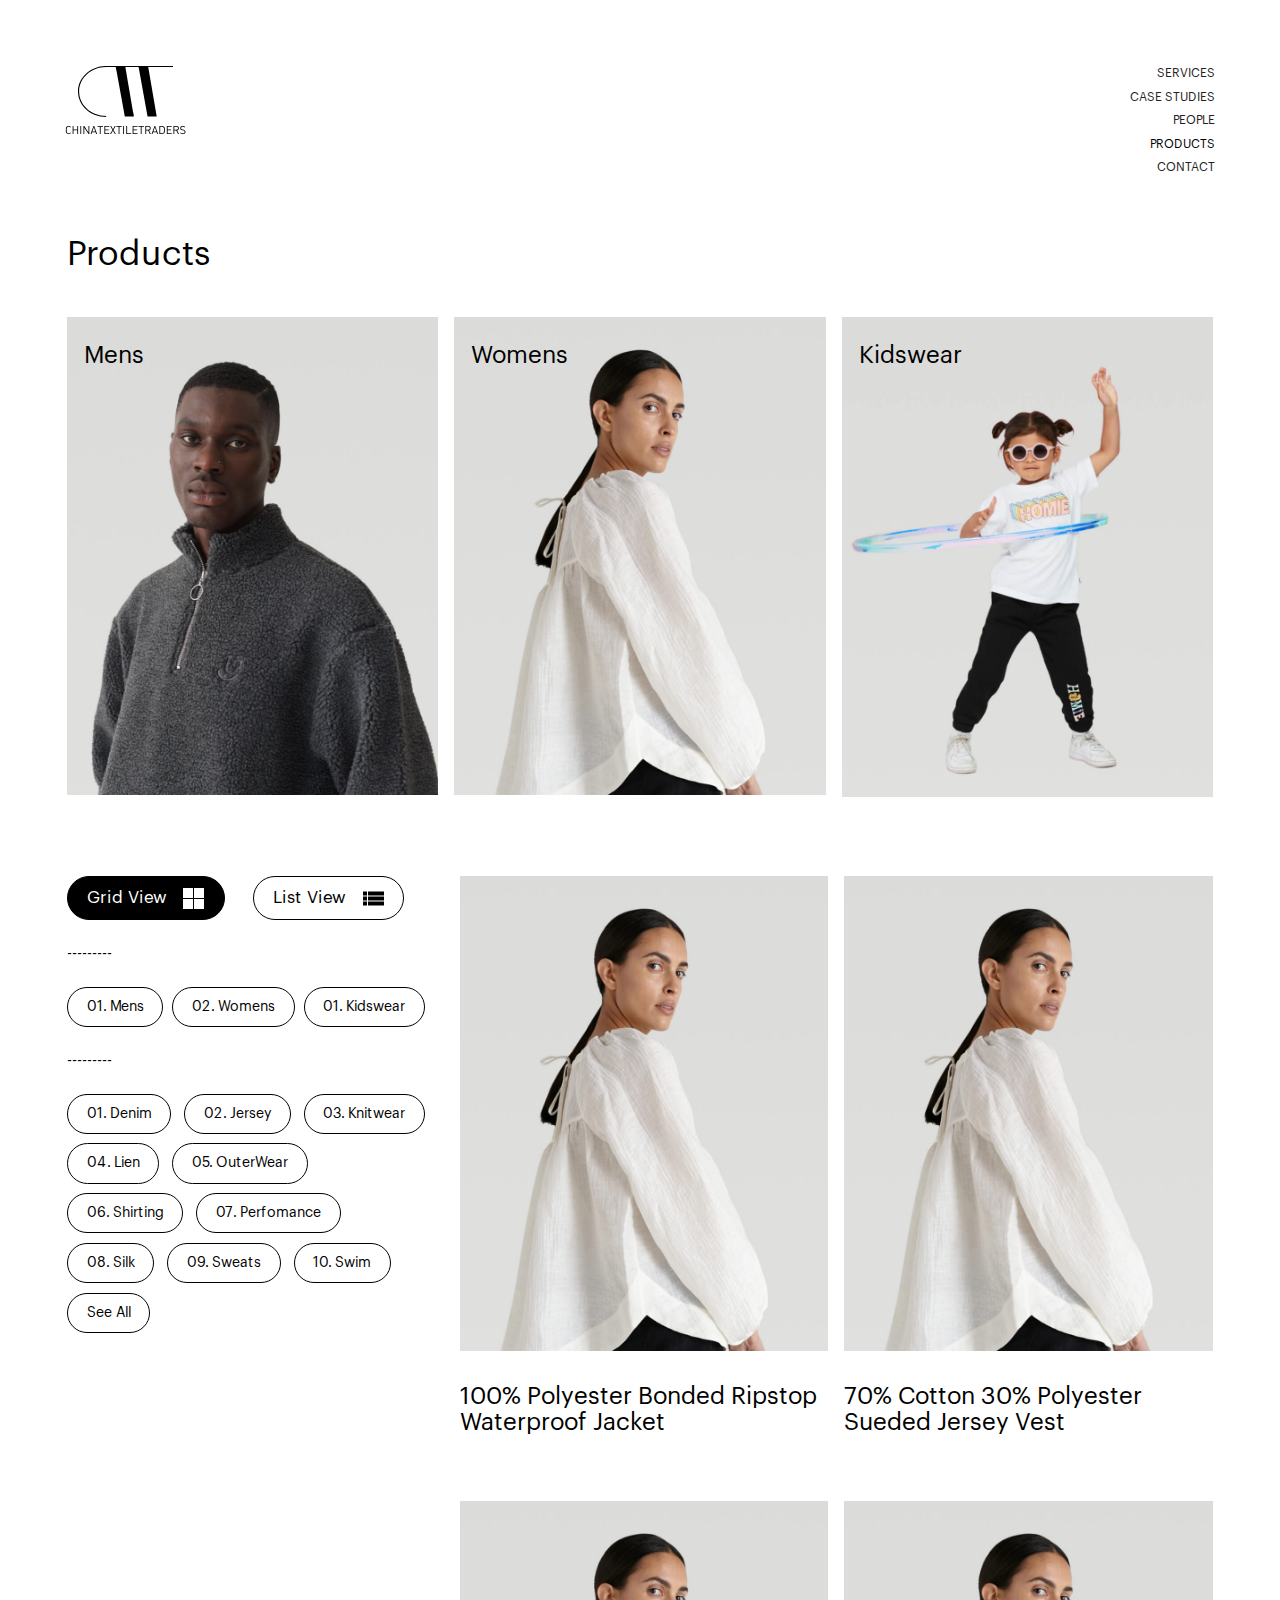
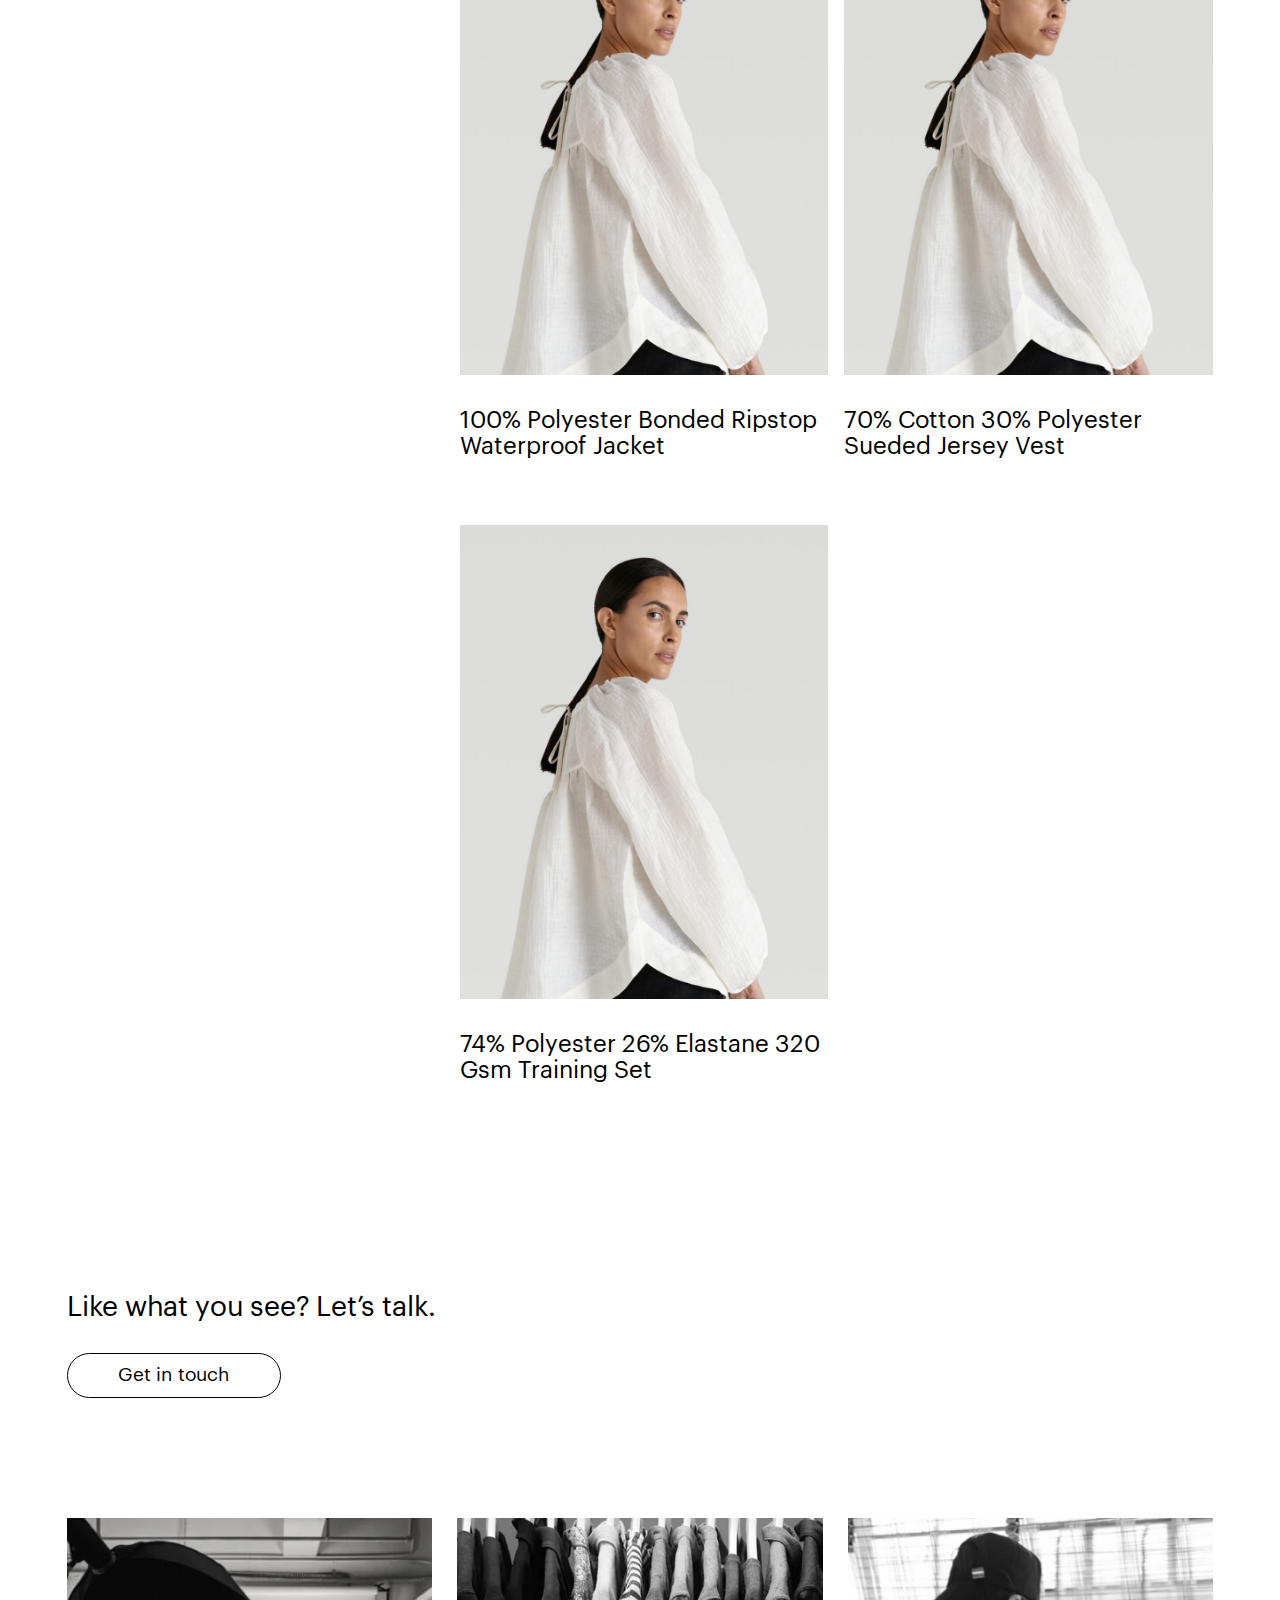
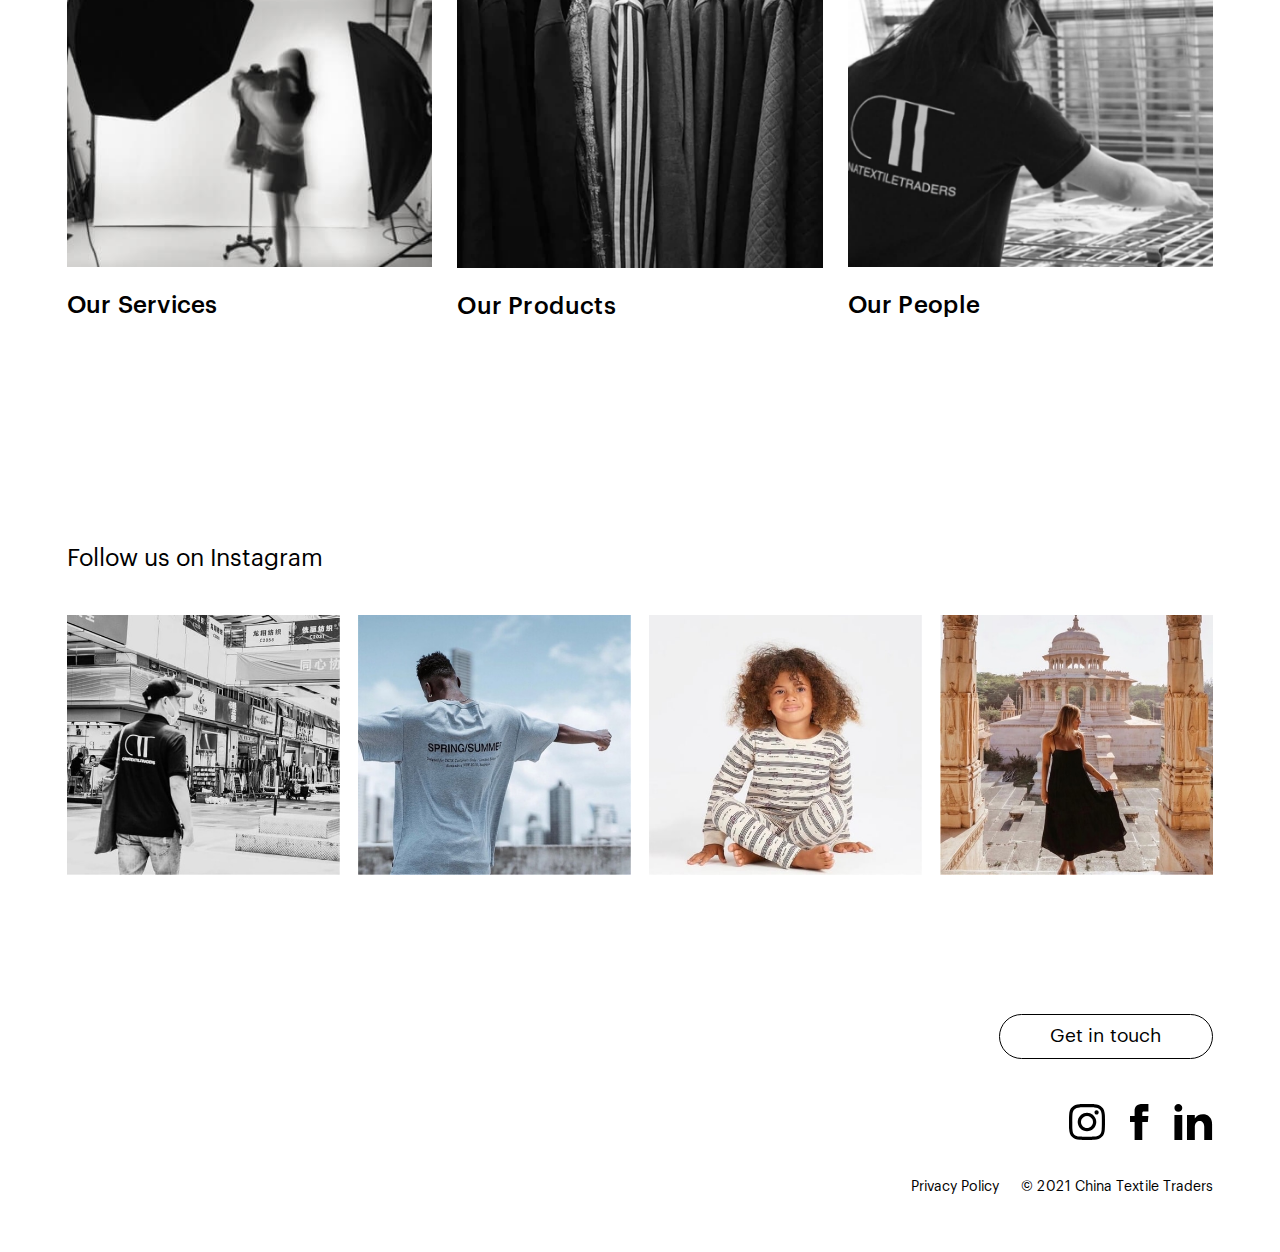
<file: products.html>
<!DOCTYPE html>
<html data-wf-page="607efa67edf96a7d4de05ec0">
<head>
  <meta charset="utf-8">
  <title>Products</title>
  <meta content="width=device-width, initial-scale=1" name="viewport">
  <link href="css/normalize.css" rel="stylesheet" type="text/css">
  <link href="css/components.css" rel="stylesheet" type="text/css">
  <link href="css/style.css" rel="stylesheet" type="text/css">
  <!-- [if lt IE 9]><script src="https://cdnjs.cloudflare.com/ajax/libs/html5shiv/3.7.3/html5shiv.min.js" type="text/javascript"></script><![endif] -->
  <script type="text/javascript">!function(o,c){var n=c.documentElement,t=" w-mod-";n.className+=t+"js",("ontouchstart"in o||o.DocumentTouch&&c instanceof DocumentTouch)&&(n.className+=t+"touch")}(window,document);</script>
  <link href="images/favicon.png" rel="shortcut icon" type="image/x-icon">
  <link href="images/webclip.png" rel="apple-touch-icon">
</head>
<body>

  <header>
    <div data-collapse="all" data-animation="over-left" data-duration="400" role="banner" class="navbar menu-white-body w-nav">
      <a href="index.html" class="brand w-nav-brand"><img src="images/logo.svg" loading="lazy" alt="" class="logo-black white-body"><img src="images/logo-white.svg" alt="" class="logo-white white-body"></a>
      <nav role="navigation" class="nav-menu w-nav-menu">
        <a href="index.html" class="nav-link menu w-nav-link">home</a>
        <a href="services.html" class="nav-link menu w-nav-link">services</a>
        <a href="case-study.html" class="nav-link menu w-nav-link">Case Studies</a>
        <a href="people.html" class="nav-link menu w-nav-link">People</a>
        <a href="products.html" aria-current="page" class="nav-link menu w-nav-link w--current">Products</a>
        <div class="ot-info">
          <a href="contact.html" class="btn menu w-button">Contact</a>
          <div class="soc-wrapper">
            <a href="#" class="soc-link-menu w-inline-block"><img src="images/Instagram.svg" loading="lazy" alt=""></a>
            <a href="#" class="soc-link-menu w-inline-block"><img src="images/facebook.svg" loading="lazy" alt=""></a>
            <a href="#" class="soc-link-menu w-inline-block"><img src="images/linkedin.svg" loading="lazy" alt=""></a>
          </div>
        </div>
      </nav>
      <div class="menu-wrap">
        <div class="anhor-desk">
          <a href="services.html" class="nav-link w-nav-link">services</a>
          <a href="case-study.html" class="nav-link w-nav-link">Case Studies</a>
          <a href="people.html" class="nav-link w-nav-link">People</a>
          <a href="products.html" aria-current="page" class="nav-link w-nav-link w--current">Products</a>
          <a href="contact.html" class="nav-link w-nav-link">Contact</a>
        </div>
        <div class="menu-btn w-nav-button">
          <div class="burger menu-body _1"></div>
          <div class="burger menu-body _2"></div>
          <div class="burger menu-body _3"></div>
        </div>
      </div>
    </div>
  </header>

  <section class="container s5">
    <h1>Products</h1>
    <div class="gender-card-grid">
      <div class="gender-card"><img src="images/products-mens-hero.jpg" loading="lazy" width="415" alt="Mens Clothing" class="image-100-percent">
        <div class="gender-card-txt">Mens</div>
      </div>
      <div class="gender-card"><img src="images/products-womens-hero.jpg" loading="lazy" width="415" alt="Womens Hero
" class="image-100-percent">
        <div class="gender-card-txt">Womens</div>
      </div>
      <div class="gender-card"><img src="images/products-kids-hero.jpg" loading="lazy" width="415" alt="Kids Hero" class="image-100-percent">
        <div class="gender-card-txt">Kidswear</div>
      </div>
    </div>
    <div class="products-wrapper-2">
      <div class="menu-2">
        <div class="mob-flex-child">
          <div class="table-btns-2">
            <a id="grid-view" href="#" class="btn-menu-2 active w-button">Grid View</a>
            <a id="list-view" href="#" class="btn-menu-2 list w-button">List View</a>
          </div>
          <div class="separator mob-set">---------</div>
        </div>
        <div class="fltr-gender">
          <a id="mens" filter-by="mens" href="#" class="btn-menu-2 radio">01. Mens</a>
          <a id="womens" filter-by="womens" href="#" class="btn-menu-2 radio">02. Womens</a>
          <a id="kidswear" filter-by="kidswear" href="#" class="btn-menu-2 radio last">01. Kidswear</a>
        </div>
        <div class="separator">---------</div>
        <div class="fltr-services">
          <a filter-by="Denim" href="#" class="btn-menu-2 category">01. Denim</a>
          <a filter-by="Jersey" href="#" class="btn-menu-2 category">02. Jersey</a>
          <a filter-by="Knitwear" href="#" class="btn-menu-2 category">03. Knitwear</a>
          <a filter-by="Lien" href="#" class="btn-menu-2 category">04. Lien</a>
          <a filter-by="Outerwear" href="#" class="btn-menu-2 category">05. OuterWear</a>
          <a filter-by="Shirting" href="#" class="btn-menu-2 category">06. Shirting</a>
          <a filter-by="Perfomance" href="#" class="btn-menu-2 category">07. Perfomance</a>
          <a filter-by="Silk" href="#" class="btn-menu-2 category">08. Silk</a>
          <a filter-by="Sweats" href="#" class="btn-menu-2 category">09. Sweats</a>
          <a filter-by="Swim" href="#" class="btn-menu-2 category">10. Swim</a>
          <a href="#" class="btn-menu-2 category filter-reset-master w-button">See All</a>
        </div>
      </div>
      <div class="products-block-2">
        <div class="w-dyn-list">
          <div class="items-grid w-dyn-items">
            <div class="item w-dyn-item">
              <div class="img-wrapper">
                <img alt="" loading="lazy" src="images/products-womens-hero.jpg" class="item-image">
                <div class="btn-g-fltr fltr-gender w-embed">
                  <a href="#" filter-by="mens" style="width:100%;height:100%;z-index:61;" class="im-link"></a>
                </div>
              </div>
              <div class="item-name">100% Polyester Bonded Ripstop Waterproof Jacket</div>
              <div class="in-hide">mens</div>
              <div class="in-hide">Swim</div>
            </div>
            <div class="item w-dyn-item">
              <div class="img-wrapper">
                <img alt="" loading="lazy" src="images/products-womens-hero.jpg" class="item-image">
                <div class="btn-g-fltr fltr-gender w-embed">
                  <a href="#" filter-by="mens" style="width:100%;height:100%;z-index:61;" class="im-link"></a>
                </div>
              </div>
              <div class="item-name">70% Cotton 30% Polyester Sueded Jersey Vest</div>
              <div class="in-hide">mens</div>
              <div class="in-hide">Swim</div>
            </div>
            <div class="item w-dyn-item">
              <div class="img-wrapper">
                <img alt="" loading="lazy" src="images/products-womens-hero.jpg" class="item-image">
                <div class="btn-g-fltr fltr-gender w-embed">
                  <a href="#" filter-by="womens" style="width:100%;height:100%;z-index:61;" class="im-link"></a>
                </div>
              </div>
              <div class="item-name">100% Polyester Bonded Ripstop Waterproof Jacket</div>
              <div class="in-hide">womens</div>
              <div class="in-hide">Jersey</div>
            </div>
            <div class="item w-dyn-item">
              <div class="img-wrapper">
                <img alt="" loading="lazy" src="images/products-womens-hero.jpg" class="item-image">
                <div class="btn-g-fltr fltr-gender w-embed">
                  <a href="#" filter-by="womens" style="width:100%;height:100%;z-index:61;" class="im-link"></a>
                </div>
              </div>
              <div class="item-name">70% Cotton 30% Polyester Sueded Jersey Vest</div>
              <div class="in-hide">womens</div>
              <div class="in-hide">Knitwear</div>
            </div>
            <div class="item w-dyn-item">
              <div class="img-wrapper">
                <img alt="" loading="lazy" src="images/products-womens-hero.jpg" class="item-image">
                <div class="btn-g-fltr fltr-gender w-embed">
                  <a href="#" filter-by="kidswear" style="width:100%;height:100%;z-index:61;" class="im-link"></a>
                </div>
              </div>
              <div class="item-name">74% Polyester 26% Elastane 320 Gsm Training Set</div>
              <div class="in-hide">kidswear</div>
              <div class="in-hide">Shirting</div>
            </div>
          </div>
          <div class="w-dyn-empty in-hide">
            <div>No items found.</div>
          </div>
        </div>
      </div>
    </div>
  </section>

  <section class="container s4">
    <div class="btn-wrapper margin-bot-120">
      <h2>Like what you see? Let’s talk.</h2>
      <a href="#" class="btn black w-button">Get in touch</a>
    </div>
    <div class="card-links-grid">
      <a href="services.html" class="link-card w-inline-block">
        <div class="hover-link"><img src="images/services-im.jpg" loading="lazy" alt="Services" class="image-100-percent desk link"></div>
        <div class="sev-card"></div>
        <h2 class="h2-600 pd-top black-color">Our Services</h2>
      </a>
      <a href="products.html" aria-current="page" class="link-card w-inline-block w--current">
        <div class="hover-link"><img src="images/products-im.jpg" loading="lazy" width="418" alt="" class="image-100-percent desk link"></div>
        <div class="sev-card _2"></div>
        <h2 class="h2-600 pd-top black-color">Our Products</h2>
      </a>
      <a href="people.html" class="link-card w-inline-block">
        <div class="hover-link"><img src="images/people-im.jpg" loading="lazy" width="419" alt="" class="image-100-percent desk link"></div>
        <div class="sev-card _4"></div>
        <h2 class="h2-600 pd-top black-color">Our People</h2>
      </a>
    </div>
    <div class="inst-wrapper">
      <h2 class="heading">Follow us on Instagram</h2>
      <div class="inst-card-grid">
        <a href="#" class="w-inline-block"><img src="images/inst-1.jpg" loading="lazy" width="313" sizes="(max-width: 479px) 46vw, (max-width: 767px) 48vw, (max-width: 991px) 46vw, 25vw" srcset="images/inst-1-p-500.jpeg 500w, images/inst-1.jpg 626w" alt="" class="image-100-percent"></a>
        <a href="#" class="w-inline-block"><img src="images/inst-2.jpg" loading="lazy" width="313" sizes="(max-width: 479px) 46vw, (max-width: 767px) 48vw, (max-width: 991px) 46vw, 25vw" srcset="images/inst-2-p-500.jpeg 500w, images/inst-2.jpg 626w" alt="" class="image-100-percent"></a>
        <a href="#" class="w-inline-block"><img src="images/inst-3.jpg" loading="lazy" width="313" sizes="(max-width: 479px) 46vw, (max-width: 767px) 48vw, (max-width: 991px) 46vw, 25vw" srcset="images/inst-3-p-500.jpeg 500w, images/inst-3.jpg 626w" alt="" class="image-100-percent"></a>
        <a href="#" class="w-inline-block"><img src="images/inst-4.jpg" loading="lazy" width="313" sizes="(max-width: 479px) 46vw, (max-width: 767px) 48vw, (max-width: 991px) 46vw, 25vw" srcset="images/inst-4-p-500.jpeg 500w, images/inst-4.jpg 626w" alt="" class="image-100-percent"></a>
      </div>
    </div>
  </section>

  <footer class="container footer">
    <div class="footer-wrap">
      <a href="#" class="footer-txt black-color w-inline-block">Privacy Policy</a>
      <div class="soc-wrap">
        <a href="#" class="btn black w-button">Get in touch</a>
        <div class="soc">
          <a href="#" class="soc-link w-inline-block"><img src="images/Instagram-black.svg" loading="lazy" alt=""></a>
          <a href="#" class="soc-link w-inline-block"><img src="images/Facebook-black.svg" loading="lazy" alt=""></a>
          <a href="#" class="soc-link w-inline-block"><img src="images/Linkedin-black.svg" loading="lazy" alt=""></a>
        </div>
        <a href="#" class="footer-txt black-color w-inline-block">© 2021 China Textile Traders</a>
      </div>
    </div>
  </footer>

  <div class="loader">
    <div class="l-im-mask im-1"><img src="images/slider-image.jpg" srcset="images/slider-image-p-1080.jpeg 1080w, images/slider-image-p-1600.jpeg 1600w, images/slider-image-p-2000.jpeg 2000w, images/slider-image-p-2600.jpeg 2600w, images/slider-image.jpg 2800w" width="857" sizes="100vw" alt="" class="l-im-3"></div><img src="images/case-study-4.jpg" srcset="images/case-study-4-p-500.jpeg 500w, images/case-study-4-p-800.jpeg 800w, images/case-study-4-p-1080.jpeg 1080w, images/case-study-4.jpg 1278w" width="439" sizes="100vw" alt="" class="l-im"><img src="images/logo-ctt-w.svg" loading="lazy" alt="" class="l-logo">
    <div class="l-txt">CHINA TEXTILE TRADERS</div>
  </div>

  <script src="https://d3e54v103j8qbb.cloudfront.net/js/jquery-3.5.1.min.dc5e7f18c8.js?site=607efa67edf96aacf8e05ebc" type="text/javascript" integrity="sha256-9/aliU8dGd2tb6OSsuzixeV4y/faTqgFtohetphbbj0=" crossorigin="anonymous"></script>
  <script src="js/index.js" type="text/javascript"></script>
  <script src="https://cdn.finsweet.com/files/cmslibrary-v1.8.js"></script>
  <!-- [if lte IE 9]><script src="https://cdnjs.cloudflare.com/ajax/libs/placeholders/3.0.2/placeholders.min.js"></script><![endif] -->
  <script>
$(document).ready(function(){
var scrollTop = 0;
$(window).scroll(function(){
scrollTop = $(window).scrollTop();
if (scrollTop >= 850) {
$('.navbar').addClass('show');
$('.brand').addClass('show');
$('.anhor-desk').addClass('show');
$('.menu-btn').addClass('show');
$('.logo-black.white-body').addClass('show');
$('.logo-white.white-body').addClass('show');
} else if (scrollTop < 850) {
$('.navbar').removeClass('show');
$('.brand').removeClass('show');
$('.anhor-desk').removeClass('show');
$('.menu-btn').removeClass('show');
$('.logo-black.white-body').removeClass('show');
$('.logo-white.white-body').removeClass('show');
}
});
});
</script>
  <script>
(function() {
	// create a new Library instance and store it in a variable called "projectsGrid"
	var projectsGrid = new FsLibrary('.items-grid')
	// define our filter group(s)
	var myFilters = [
	{
		filterWrapper: ".fltr-gender",
		filterType: "exclusive"
	},
  	{
		filterWrapper: ".fltr-services",
		filterType: "exclusive"
	}
]
 // run filter on our instance
	projectsGrid.filter({
		filterArray: myFilters, // the filter group name we defined
    activeClass: 'fltr-active', // the active class we give to our buttons
		filterReset:'.filter-reset-master',
    animation: {
			enable: true,
			duration: 200,
			easing: 'ease',
			effects: 'fade translate(0px,0px)'
			}
  })
})();
</script>
  <script>
$('.im-link').on('click', function() {
	$('.btn-menu.radio').trigger('click')
})
</script>
  <script>
document.addEventListener('DOMContentLoaded', () => {
 document.querySelectorAll('#list-view').forEach(trigger => {
  trigger.addEventListener('click', function(){ 
    document.querySelectorAll('.items-grid').forEach(target => target.classList.add('list'));
    document.querySelectorAll('.item-image').forEach(target => target.classList.add('list'));
    document.querySelectorAll('.item-name').forEach(target => target.classList.add('list'));
    document.querySelectorAll('.item').forEach(target => target.classList.add('list'));
    document.querySelectorAll('#grid-view').forEach(target => target.classList.remove('active'));
  	document.querySelectorAll('#list-view').forEach(target => target.classList.add('active')); 
  });
 });
 document.querySelectorAll('#grid-view').forEach(trigger => {
  trigger.addEventListener('click', function(){ 
    document.querySelectorAll('.items-grid').forEach(target => target.classList.remove('list'));
    document.querySelectorAll('.item-image').forEach(target => target.classList.remove('list'));
    document.querySelectorAll('.item-name').forEach(target => target.classList.remove('list'));
    document.querySelectorAll('.item').forEach(target => target.classList.remove('list'));
    document.querySelectorAll('#list-view').forEach(target => target.classList.remove('active'));
    document.querySelectorAll('#grid-view').forEach(target => target.classList.add('active'));
  });
 });
});
</script>
</body>
</html>
</file>
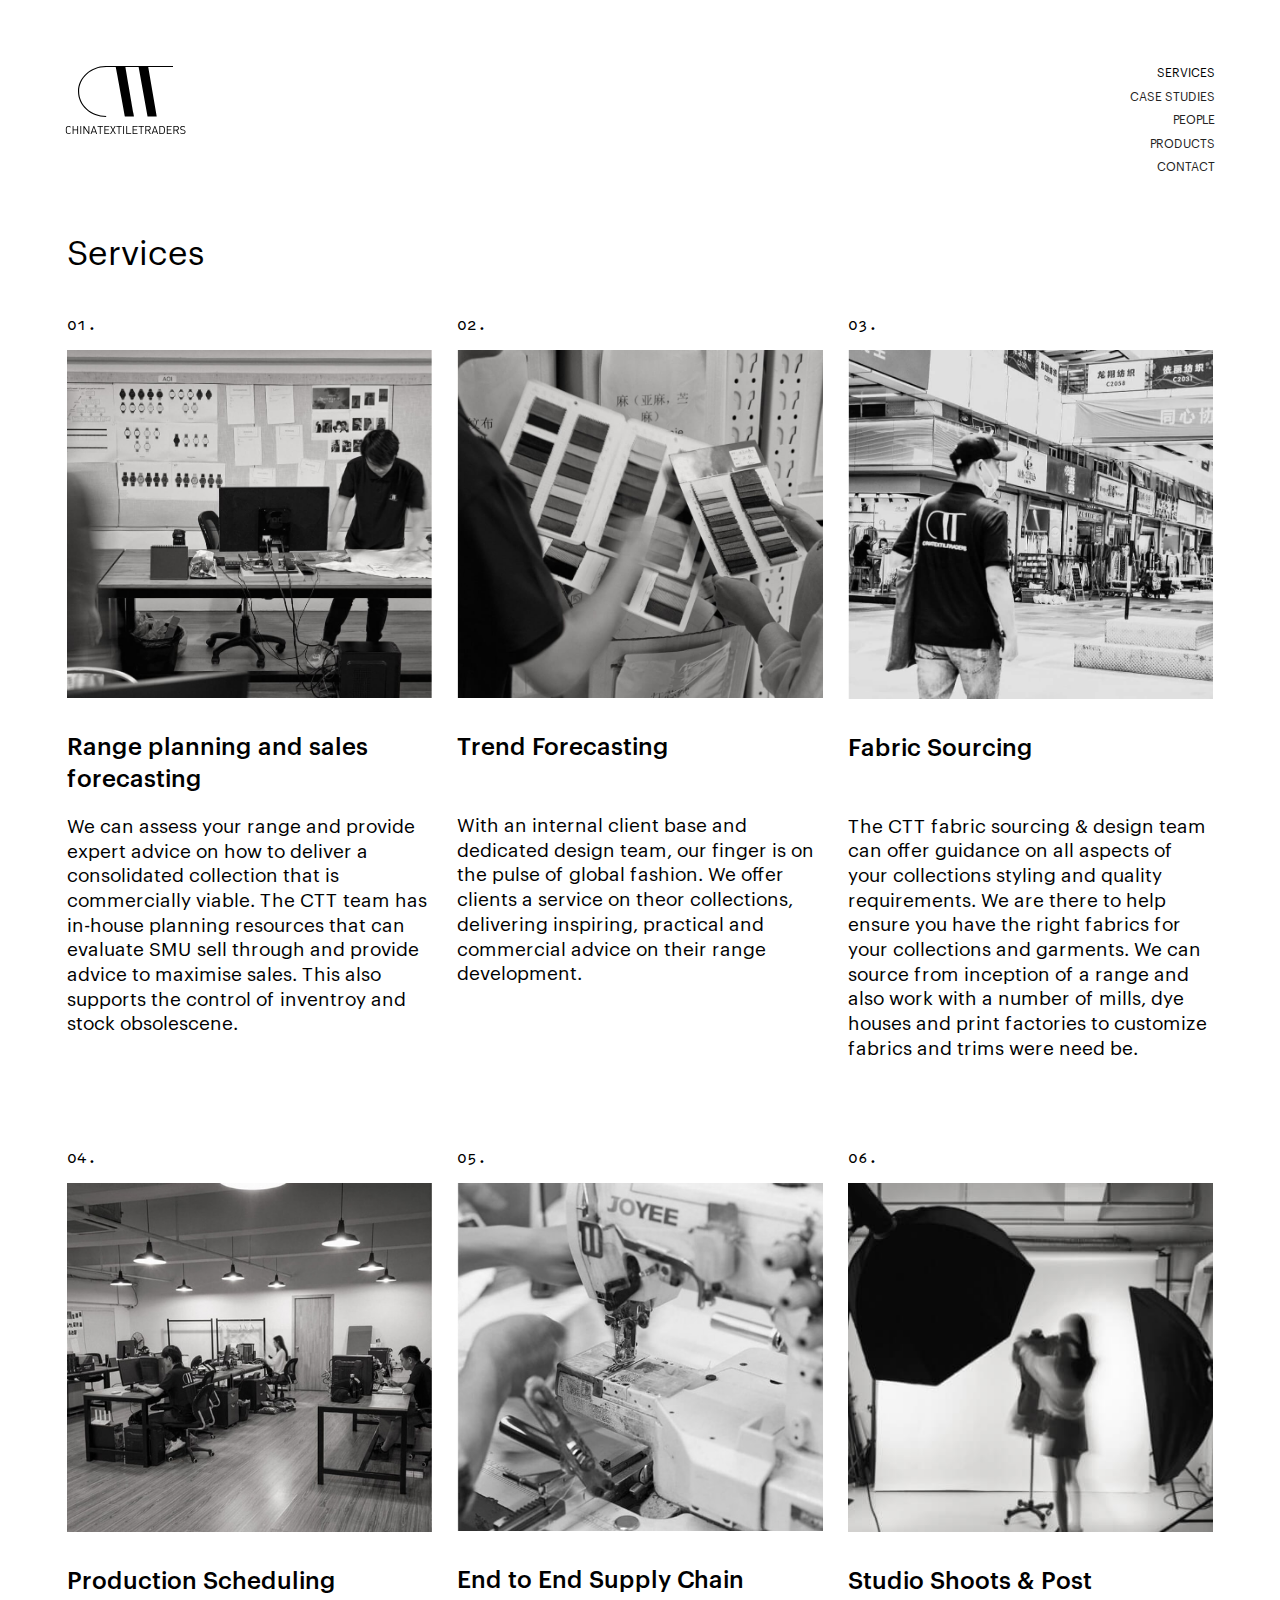
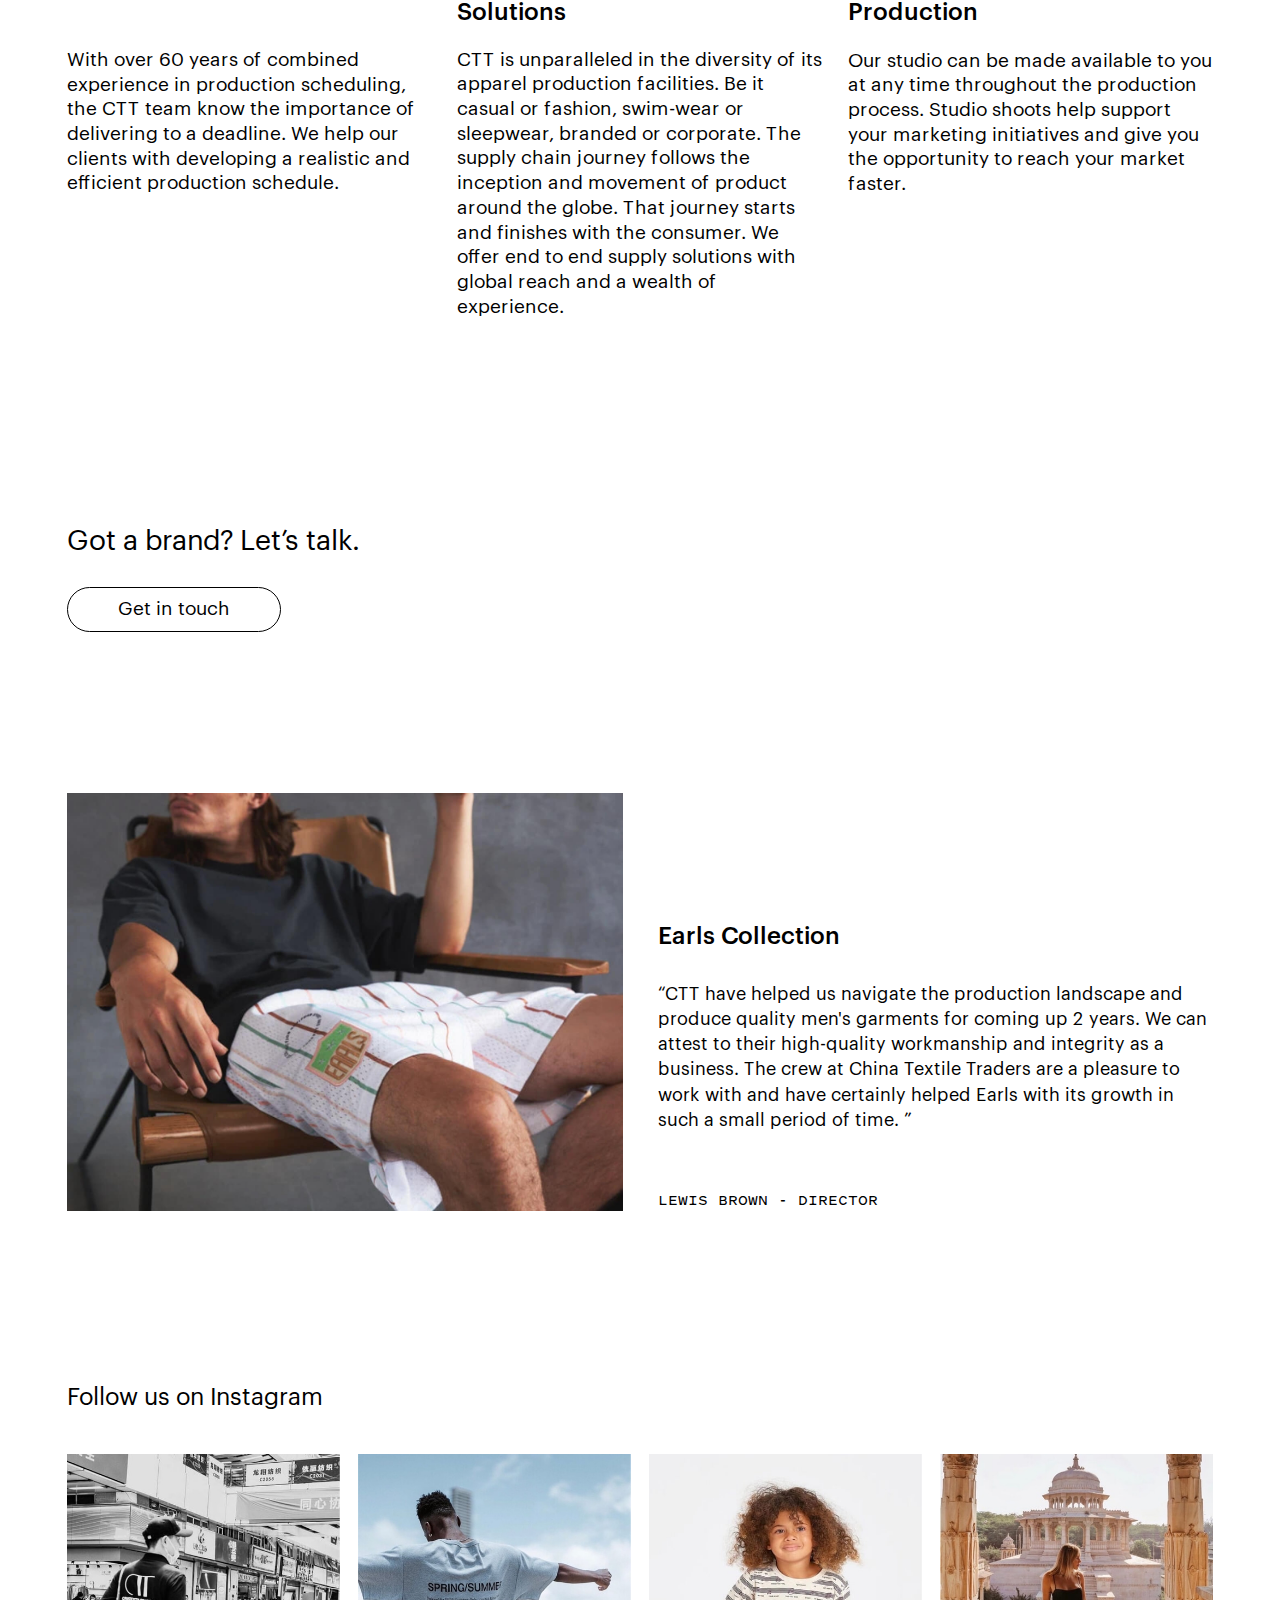
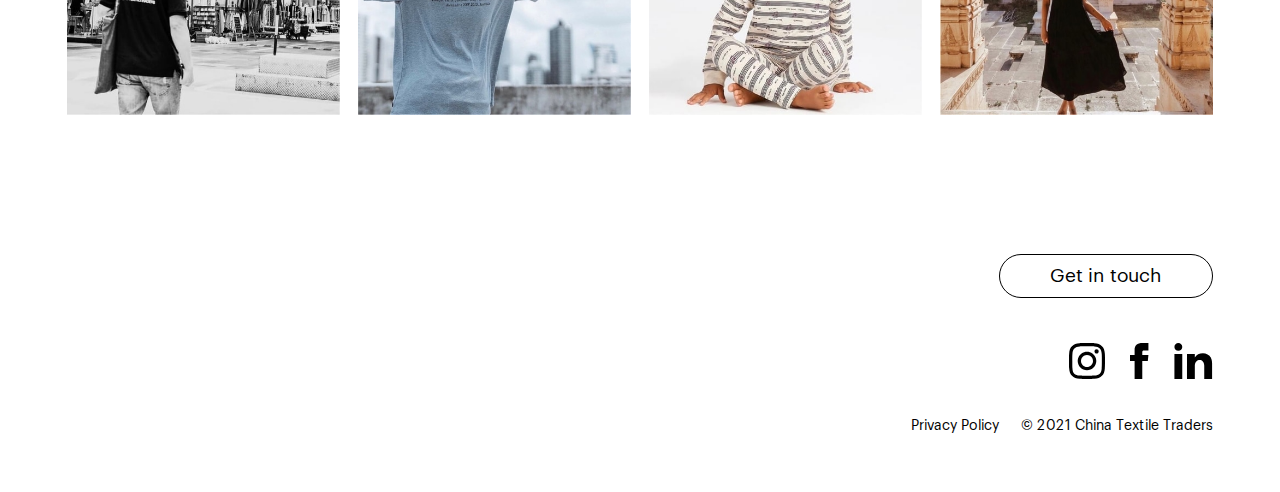
<file: services.html>
<!DOCTYPE html>
<html data-wf-page="607efa67edf96a7d4de05ec0">
<head>
  <meta charset="utf-8">
  <title>Services</title>
  <meta content="width=device-width, initial-scale=1" name="viewport">
  <link href="css/normalize.css" rel="stylesheet" type="text/css">
  <link href="css/components.css" rel="stylesheet" type="text/css">
  <link href="css/style.css" rel="stylesheet" type="text/css">
  <!-- [if lt IE 9]><script src="https://cdnjs.cloudflare.com/ajax/libs/html5shiv/3.7.3/html5shiv.min.js" type="text/javascript"></script><![endif] -->
  <script type="text/javascript">!function(o,c){var n=c.documentElement,t=" w-mod-";n.className+=t+"js",("ontouchstart"in o||o.DocumentTouch&&c instanceof DocumentTouch)&&(n.className+=t+"touch")}(window,document);</script>
  <link href="images/favicon.png" rel="shortcut icon" type="image/x-icon">
  <link href="images/webclip.png" rel="apple-touch-icon">
</head>
<body>
  
  <header>
    <div data-collapse="all" data-animation="over-left" data-duration="400" role="banner" class="navbar menu-white-body w-nav">
      <a href="index.html" class="brand w-nav-brand"><img src="images/logo.svg" loading="lazy" alt="" class="logo-black white-body"><img src="images/logo-white.svg" alt="" class="logo-white white-body"></a>
      <nav role="navigation" class="nav-menu w-nav-menu">
        <a href="index.html" class="nav-link menu w-nav-link">home</a>
        <a href="services.html" aria-current="page" class="nav-link menu w-nav-link w--current">services</a>
        <a href="case-study.html" class="nav-link menu w-nav-link">Case Studies</a>
        <a href="people.html" class="nav-link menu w-nav-link">People</a>
        <a href="products.html" class="nav-link menu w-nav-link">Products</a>
        <div class="ot-info">
          <a href="contact.html" class="btn menu w-button">Contact</a>
          <div class="soc-wrapper">
            <a href="#" class="soc-link-menu w-inline-block"><img src="images/Instagram.svg" loading="lazy" alt=""></a>
            <a href="#" class="soc-link-menu w-inline-block"><img src="images/facebook.svg" loading="lazy" alt=""></a>
            <a href="#" class="soc-link-menu w-inline-block"><img src="images/linkedin.svg" loading="lazy" alt=""></a>
          </div>
        </div>
      </nav>
      <div class="menu-wrap">
        <div class="anhor-desk">
          <a href="services.html" aria-current="page" class="nav-link w-nav-link w--current">services</a>
          <a href="case-study.html" class="nav-link w-nav-link">Case Studies</a>
          <a href="people.html" class="nav-link w-nav-link">People</a>
          <a href="products.html" class="nav-link w-nav-link">Products</a>
          <a href="contact.html" class="nav-link w-nav-link">Contact</a>
        </div>
        <div class="menu-btn w-nav-button">
          <div class="burger menu-body _1"></div>
          <div class="burger menu-body _2"></div>
          <div class="burger menu-body _3"></div>
        </div>
      </div>
    </div>
  </header>

  <section class="container white-body s5">
    <h1>Services</h1>
    <div class="services-grid">
      <div class="ser-card">
        <div class="num-card">01.</div><img src="images/planning-im.jpg" loading="lazy" width="419.5" alt="" class="image-100-percent ser-img">
        <div class="txt-wrap">
          <h2 class="h2-600 m-bot">Range planning and sales forecasting</h2>
          <p>We can assess your range and provide expert advice on how to deliver a consolidated collection that is commercially viable. The CTT team has in-house planning resources that can evaluate SMU sell through and provide advice to maximise sales. This also supports the control of inventroy and stock obsolescene.</p>
        </div>
      </div>
      <div class="ser-card">
        <div class="num-card">02.</div><img src="images/forecasting-im.jpg" loading="lazy" width="419.5" alt="Forecasting" class="image-100-percent ser-img">
        <div class="txt-wrap">
          <h2 class="h2-600 m-bot">Trend Forecasting</h2>
          <p>With an internal client base and dedicated design team, our finger is on the pulse of global fashion. We offer clients a service on theor collections, delivering inspiring, practical and commercial advice on their range development.</p>
        </div>
      </div>
      <div class="ser-card">
        <div class="num-card">03.</div><img src="images/sourcing-im.jpg" loading="lazy" width="419.5" alt="Sourcing" class="image-100-percent ser-img">
        <div class="txt-wrap">
          <h2 class="h2-600 m-bot">Fabric Sourcing</h2>
          <p>The CTT fabric sourcing &amp; design team can offer guidance on all aspects of your collections styling and quality requirements. We are there to help ensure you have the right fabrics for your collections and garments. We can source from inception of a range and also work with a number of mills, dye houses and print factories to customize fabrics and trims were need be.</p>
        </div>
      </div>
      <div class="ser-card">
        <div class="num-card">04.</div><img src="images/scheduling-im.jpg" loading="lazy" width="419.5" sizes="(max-width: 479px) 95vw, (max-width: 767px) 97vw, (max-width: 991px) 46vw, 33vw" srcset="images/scheduling-im-p-500.jpeg 500w, images/scheduling-im-p-800.jpeg 800w, images/scheduling-im.jpg 839w" alt="Scheduling" class="image-100-percent ser-img">
        <div class="txt-wrap">
          <h2 class="h2-600 m-bot">Production Scheduling</h2>
          <p>With over 60 years of combined experience in production scheduling, the CTT team know the importance of delivering to a deadline. We help our clients with developing a realistic and efficient production schedule.</p>
        </div>
      </div>
      <div class="ser-card">
        <div class="num-card">05.</div><img src="images/end-to-end-im.jpg" loading="lazy" width="419.5" sizes="(max-width: 479px) 95vw, (max-width: 767px) 97vw, (max-width: 991px) 46vw, 33vw" srcset="images/end-to-end-im-p-500.jpeg 500w, images/end-to-end-im-p-800.jpeg 800w, images/end-to-end-im.jpg 840w" alt="Supply Chain" class="image-100-percent ser-img">
        <div class="txt-wrap">
          <h2 class="h2-600 m-bot">End to End Supply Chain Solutions</h2>
          <p>CTT is unparalleled in the diversity of its apparel production facilities. Be it casual or fashion, swim-wear or sleepwear, branded or corporate. The supply chain journey follows the inception and movement of product around the globe. That journey starts and finishes with the consumer. We offer end to end supply solutions with global reach and a wealth of experience.</p>
        </div>
      </div>
      <div class="ser-card">
        <div class="num-card">06.</div><img src="images/services-im.jpg" loading="lazy" width="419.5" alt="Services" class="image-100-percent ser-img">
        <div class="txt-wrap">
          <h2 class="h2-600 m-bot">Studio Shoots &amp; Post Production</h2>
          <p>Our studio can be made available to you at any time throughout the production process. Studio shoots help support your marketing initiatives and give you the opportunity to reach your market faster.</p>
        </div>
      </div>
    </div>
  </section>

  <section class="container s4">
    <div class="btn-wrapper margin-set">
      <h2>Got a brand? Let’s talk.</h2>
      <a href="#" class="btn black w-button">Get in touch</a>
    </div>
    <div class="director-card margin-set"><img src="images/lweis-brown.jpg" loading="lazy" alt="Earls Collection" class="image-100-percent">
      <div class="text-card">
        <h2 class="h2-600 pd-bottom">Earls Collection</h2>
        <div>
          <p class="p-28 margin-bot">“CTT have helped us navigate the production landscape and produce quality men&#x27;s garments for coming up 2 years. We can attest to their high-quality workmanship and integrity as a business. The crew at China Textile Traders are a pleasure to work with and have certainly helped Earls with its growth in such a small period of time. ”</p>
          <div class="label">Lewis Brown - Director</div>
        </div>
      </div>
    </div>
    <div class="inst-wrapper">
      <h2 class="heading">Follow us on Instagram</h2>
      <div class="inst-card-grid">
        <a href="#" class="w-inline-block"><img src="images/inst-1.jpg" loading="lazy" width="313" sizes="(max-width: 479px) 46vw, (max-width: 767px) 48vw, (max-width: 991px) 46vw, 25vw" srcset="images/inst-1-p-500.jpeg 500w, images/inst-1.jpg 626w" alt="" class="image-100-percent"></a>
        <a href="#" class="w-inline-block"><img src="images/inst-2.jpg" loading="lazy" width="313" sizes="(max-width: 479px) 46vw, (max-width: 767px) 48vw, (max-width: 991px) 46vw, 25vw" srcset="images/inst-2-p-500.jpeg 500w, images/inst-2.jpg 626w" alt="" class="image-100-percent"></a>
        <a href="#" class="w-inline-block"><img src="images/inst-3.jpg" loading="lazy" width="313" sizes="(max-width: 479px) 46vw, (max-width: 767px) 48vw, (max-width: 991px) 46vw, 25vw" srcset="images/inst-3-p-500.jpeg 500w, images/inst-3.jpg 626w" alt="" class="image-100-percent"></a>
        <a href="#" class="w-inline-block"><img src="images/inst-4.jpg" loading="lazy" width="313" sizes="(max-width: 479px) 46vw, (max-width: 767px) 48vw, (max-width: 991px) 46vw, 25vw" srcset="images/inst-4-p-500.jpeg 500w, images/inst-4.jpg 626w" alt="" class="image-100-percent"></a>
      </div>
    </div>
  </section>

  <footer class="container footer">
    <div class="footer-wrap">
      <a href="#" class="footer-txt black-color w-inline-block">Privacy Policy</a>
      <div class="soc-wrap">
        <a href="#" class="btn black w-button">Get in touch</a>
        <div class="soc">
          <a href="#" class="soc-link w-inline-block"><img src="images/Instagram-black.svg" loading="lazy" alt=""></a>
          <a href="#" class="soc-link w-inline-block"><img src="images/Facebook-black.svg" loading="lazy" alt=""></a>
          <a href="#" class="soc-link w-inline-block"><img src="images/Linkedin-black.svg" loading="lazy" alt=""></a>
        </div>
        <a href="#" class="footer-txt black-color w-inline-block">© 2021 China Textile Traders</a>
      </div>
    </div>
  </footer>

  <div class="loader">
    <div class="l-im-mask im-1"><img src="images/slider-image.jpg" srcset="images/slider-image-p-1080.jpeg 1080w, images/slider-image-p-1600.jpeg 1600w, images/slider-image-p-2000.jpeg 2000w, images/slider-image-p-2600.jpeg 2600w, images/slider-image.jpg 2800w" width="857" sizes="100vw" alt="" class="l-im-3"></div><img src="images/case-study-4.jpg" srcset="images/case-study-4-p-500.jpeg 500w, images/case-study-4-p-800.jpeg 800w, images/case-study-4-p-1080.jpeg 1080w, images/case-study-4.jpg 1278w" width="439" sizes="100vw" alt="" class="l-im"><img src="images/logo-ctt-w.svg" loading="lazy" alt="" class="l-logo">
    <div class="l-txt">CHINA TEXTILE TRADERS</div>
  </div>

  <script src="https://d3e54v103j8qbb.cloudfront.net/js/jquery-3.5.1.min.dc5e7f18c8.js?site=607efa67edf96aacf8e05ebc" type="text/javascript" integrity="sha256-9/aliU8dGd2tb6OSsuzixeV4y/faTqgFtohetphbbj0=" crossorigin="anonymous"></script>
  <script src="js/index.js" type="text/javascript"></script>
  <!-- [if lte IE 9]><script src="https://cdnjs.cloudflare.com/ajax/libs/placeholders/3.0.2/placeholders.min.js"></script><![endif] -->
  <script>
$(document).ready(function(){
var scrollTop = 0;
$(window).scroll(function(){
scrollTop = $(window).scrollTop();
if (scrollTop >= 850) {
$('.navbar').addClass('show');
$('.brand').addClass('show');
$('.anhor-desk').addClass('show');
$('.menu-btn').addClass('show');
$('.logo-black.white-body').addClass('show');
$('.logo-white.white-body').addClass('show');
} else if (scrollTop < 850) {
$('.navbar').removeClass('show');
$('.brand').removeClass('show');
$('.anhor-desk').removeClass('show');
$('.menu-btn').removeClass('show');
$('.logo-black.white-body').removeClass('show');
$('.logo-white.white-body').removeClass('show');
}
});
});
</script>
</body>
</html>
</file>
<file: css/components.css>
body::-webkit-scrollbar {
  width: 5px;
}
body::-webkit-scrollbar-track {
  background: transparent; 
}
body::-webkit-scrollbar-thumb {
  background: #333;
  border-radius: 5px;
  transition: all 350ms easy;
}
body::-webkit-scrollbar-thumb:hover {
  background: #555; 
}
.navbar.show {
  backdrop-filter: blur(50px);	
  -webkit-backdrop-filter: blur(50px);
  -moz-backdrop-filter: blur(50px);
}
.w-slider-dot {
	background-color: #000;
}
.w-slider-dot.w-active {
	background-color: #000;
	box-shadow: 0 0 0 1px #fff;
}
.w-dropdown-toggle {white-space:normal !important;}
@font-face {
  font-family: 'webflow-icons';
  src: url("[data-uri]") format('truetype');
  font-weight: normal;
  font-style: normal;
}
[class^="w-icon-"],
[class*=" w-icon-"] {
  /* use !important to prevent issues with browser extensions that change fonts */
  font-family: 'webflow-icons' !important;
  speak: none;
  font-style: normal;
  font-weight: normal;
  font-variant: normal;
  text-transform: none;
  line-height: 1;
  /* Better Font Rendering =========== */
  -webkit-font-smoothing: antialiased;
  -moz-osx-font-smoothing: grayscale;
}
.w-icon-slider-right:before {
  content: "\e600";
}
.w-icon-slider-left:before {
  content: "\e601";
}
.w-icon-nav-menu:before {
  content: "\e602";
}
.w-icon-arrow-down:before,
.w-icon-dropdown-toggle:before {
  content: "\e603";
}
.w-icon-file-upload-remove:before {
  content: "\e900";
}
.w-icon-file-upload-icon:before {
  content: "\e903";
}
* {
  -webkit-box-sizing: border-box;
  -moz-box-sizing: border-box;
  box-sizing: border-box;
}
html {
  height: 100%;
}
body {
  margin: 0;
  min-height: 100%;
  background-color: #fff;
  font-family: Arial, sans-serif;
  font-size: 14px;
  line-height: 20px;
  color: #333;
}
img {
  max-width: 100%;
  vertical-align: middle;
  display: inline-block;
}
html.w-mod-touch * {
  background-attachment: scroll !important;
}
.w-block {
  display: block;
}
.w-inline-block {
  max-width: 100%;
  display: inline-block;
}
.w-clearfix:before,
.w-clearfix:after {
  content: " ";
  display: table;
  grid-column-start: 1;
  grid-row-start: 1;
  grid-column-end: 2;
  grid-row-end: 2;
}
.w-clearfix:after {
  clear: both;
}
.w-hidden {
  display: none;
}
.w-button {
  display: inline-block;
  padding: 9px 15px;
  background-color: #3898EC;
  color: white;
  border: 0;
  line-height: inherit;
  text-decoration: none;
  cursor: pointer;
  border-radius: 0;
}
input.w-button {
  -webkit-appearance: button;
}
html[data-w-dynpage] [data-w-cloak] {
  color: transparent !important;
}
.w-webflow-badge,
.w-webflow-badge * {
  position: static;
  left: auto;
  top: auto;
  right: auto;
  bottom: auto;
  z-index: auto;
  display: block;
  visibility: visible;
  overflow: visible;
  overflow-x: visible;
  overflow-y: visible;
  box-sizing: border-box;
  width: auto;
  height: auto;
  max-height: none;
  max-width: none;
  min-height: 0;
  min-width: 0;
  margin: 0;
  padding: 0;
  float: none;
  clear: none;
  border: 0 none transparent;
  border-radius: 0;
  background: none;
  background-image: none;
  background-position: 0% 0%;
  background-size: auto auto;
  background-repeat: repeat;
  background-origin: padding-box;
  background-clip: border-box;
  background-attachment: scroll;
  background-color: transparent;
  box-shadow: none;
  opacity: 1.0;
  transform: none;
  transition: none;
  direction: ltr;
  font-family: inherit;
  font-weight: inherit;
  color: inherit;
  font-size: inherit;
  line-height: inherit;
  font-style: inherit;
  font-variant: inherit;
  text-align: inherit;
  letter-spacing: inherit;
  text-decoration: inherit;
  text-indent: 0;
  text-transform: inherit;
  list-style-type: disc;
  text-shadow: none;
  font-smoothing: auto;
  vertical-align: baseline;
  cursor: inherit;
  white-space: inherit;
  word-break: normal;
  word-spacing: normal;
  word-wrap: normal;
}
.w-webflow-badge {
  position: fixed !important;
  display: inline-block !important;
  visibility: visible !important;
  opacity: 1 !important;
  z-index: 2147483647 !important;
  top: auto !important;
  right: 12px !important;
  bottom: 12px !important;
  left: auto !important;
  color: #AAADB0 !important;
  background-color: #fff !important;
  border-radius: 3px !important;
  padding: 6px 8px 6px 6px !important;
  font-size: 12px !important;
  opacity: 1.0 !important;
  line-height: 14px !important;
  text-decoration: none !important;
  transform: none !important;
  margin: 0 !important;
  width: auto !important;
  height: auto !important;
  overflow: visible !important;
  white-space: nowrap;
  box-shadow: 0 0 0 1px rgba(0, 0, 0, 0.1), 0px 1px 3px rgba(0, 0, 0, 0.1);
  cursor: pointer;
}
.w-webflow-badge > img {
  display: inline-block !important;
  visibility: visible !important;
  opacity: 1 !important;
  vertical-align: middle !important;
}
h1,
h2,
h3,
h4,
h5,
h6 {
  font-weight: bold;
  margin-bottom: 10px;
}
h1 {
  font-size: 38px;
  line-height: 44px;
  margin-top: 20px;
}
h2 {
  font-size: 32px;
  line-height: 36px;
  margin-top: 20px;
}
h3 {
  font-size: 24px;
  line-height: 30px;
  margin-top: 20px;
}
h4 {
  font-size: 18px;
  line-height: 24px;
  margin-top: 10px;
}
h5 {
  font-size: 14px;
  line-height: 20px;
  margin-top: 10px;
}
h6 {
  font-size: 12px;
  line-height: 18px;
  margin-top: 10px;
}
p {
  margin-top: 0;
  margin-bottom: 10px;
}
blockquote {
  margin: 0 0 10px 0;
  padding: 10px 20px;
  border-left: 5px solid #E2E2E2;
  font-size: 18px;
  line-height: 22px;
}
figure {
  margin: 0;
  margin-bottom: 10px;
}
figcaption {
  margin-top: 5px;
  text-align: center;
}
ul,
ol {
  margin-top: 0px;
  margin-bottom: 10px;
  padding-left: 40px;
}
.w-list-unstyled {
  padding-left: 0;
  list-style: none;
}
.w-embed:before,
.w-embed:after {
  content: " ";
  display: table;
  grid-column-start: 1;
  grid-row-start: 1;
  grid-column-end: 2;
  grid-row-end: 2;
}
.w-embed:after {
  clear: both;
}
.w-video {
  width: 100%;
  position: relative;
  padding: 0;
}
.w-video iframe,
.w-video object,
.w-video embed {
  position: absolute;
  top: 0;
  left: 0;
  width: 100%;
  height: 100%;
}
fieldset {
  padding: 0;
  margin: 0;
  border: 0;
}
button,
html input[type="button"],
input[type="reset"] {
  border: 0;
  cursor: pointer;
  -webkit-appearance: button;
}
.w-form {
  margin: 0 0 15px;
}
.w-form-done {
  display: none;
  padding: 20px;
  text-align: center;
  background-color: #dddddd;
}
.w-form-fail {
  display: none;
  margin-top: 10px;
  padding: 10px;
  background-color: #ffdede;
}
label {
  display: block;
  margin-bottom: 5px;
  font-weight: bold;
}
.w-input,
.w-select {
  display: block;
  width: 100%;
  height: 38px;
  padding: 8px 12px;
  margin-bottom: 10px;
  font-size: 14px;
  line-height: 1.428571429;
  color: #333333;
  vertical-align: middle;
  background-color: #ffffff;
  border: 1px solid #cccccc;
}
.w-input:-moz-placeholder,
.w-select:-moz-placeholder {
  color: #999;
}
.w-input::-moz-placeholder,
.w-select::-moz-placeholder {
  color: #999;
  opacity: 1;
}
.w-input:-ms-input-placeholder,
.w-select:-ms-input-placeholder {
  color: #999;
}
.w-input::-webkit-input-placeholder,
.w-select::-webkit-input-placeholder {
  color: #999;
}
.w-input:focus,
.w-select:focus {
  border-color: #3898EC;
  outline: 0;
}
.w-input[disabled],
.w-select[disabled],
.w-input[readonly],
.w-select[readonly],
fieldset[disabled] .w-input,
fieldset[disabled] .w-select {
  cursor: not-allowed;
  background-color: #eeeeee;
}
textarea.w-input,
textarea.w-select {
  height: auto;
}
.w-select {
  background-color: #f3f3f3;
}
.w-select[multiple] {
  height: auto;
}
.w-form-label {
  display: inline-block;
  cursor: pointer;
  font-weight: normal;
  margin-bottom: 0px;
}
.w-radio {
  display: block;
  margin-bottom: 5px;
  padding-left: 20px;
}
.w-radio:before,
.w-radio:after {
  content: " ";
  display: table;
  grid-column-start: 1;
  grid-row-start: 1;
  grid-column-end: 2;
  grid-row-end: 2;
}
.w-radio:after {
  clear: both;
}
.w-radio-input {
  margin: 4px 0 0;
  margin-top: 1px \9;
  line-height: normal;
  float: left;
  margin-left: -20px;
}
.w-radio-input {
  margin-top: 3px;
}
.w-file-upload {
  display: block;
  margin-bottom: 10px;
}
.w-file-upload-input {
  width: 0.1px;
  height: 0.1px;
  opacity: 0;
  overflow: hidden;
  position: absolute;
  z-index: -100;
}
.w-file-upload-default,
.w-file-upload-uploading,
.w-file-upload-success {
  display: inline-block;
  color: #333333;
}
.w-file-upload-error {
  display: block;
  margin-top: 10px;
}
.w-file-upload-default.w-hidden,
.w-file-upload-uploading.w-hidden,
.w-file-upload-error.w-hidden,
.w-file-upload-success.w-hidden {
  display: none;
}
.w-file-upload-uploading-btn {
  display: flex;
  font-size: 14px;
  font-weight: normal;
  cursor: pointer;
  margin: 0;
  padding: 8px 12px;
  border: 1px solid #cccccc;
  background-color: #fafafa;
}
.w-file-upload-file {
  display: flex;
  flex-grow: 1;
  justify-content: space-between;
  margin: 0;
  padding: 8px 9px 8px 11px;
  border: 1px solid #cccccc;
  background-color: #fafafa;
}
.w-file-upload-file-name {
  font-size: 14px;
  font-weight: normal;
  display: block;
}
.w-file-remove-link {
  margin-top: 3px;
  margin-left: 10px;
  width: auto;
  height: auto;
  padding: 3px;
  display: block;
  cursor: pointer;
}
.w-icon-file-upload-remove {
  margin: auto;
  font-size: 10px;
}
.w-file-upload-error-msg {
  display: inline-block;
  color: #ea384c;
  padding: 2px 0;
}
.w-file-upload-info {
  display: inline-block;
  line-height: 38px;
  padding: 0 12px;
}
.w-file-upload-label {
  display: inline-block;
  font-size: 14px;
  font-weight: normal;
  cursor: pointer;
  margin: 0;
  padding: 8px 12px;
  border: 1px solid #cccccc;
  background-color: #fafafa;
}
.w-icon-file-upload-icon,
.w-icon-file-upload-uploading {
  display: inline-block;
  margin-right: 8px;
  width: 20px;
}
.w-icon-file-upload-uploading {
  height: 20px;
}
.w-container {
  margin-left: auto;
  margin-right: auto;
  max-width: 940px;
}
.w-container:before,
.w-container:after {
  content: " ";
  display: table;
  grid-column-start: 1;
  grid-row-start: 1;
  grid-column-end: 2;
  grid-row-end: 2;
}
.w-container:after {
  clear: both;
}
.w-container .w-row {
  margin-left: -10px;
  margin-right: -10px;
}
.w-row:before,
.w-row:after {
  content: " ";
  display: table;
  grid-column-start: 1;
  grid-row-start: 1;
  grid-column-end: 2;
  grid-row-end: 2;
}
.w-row:after {
  clear: both;
}
.w-row .w-row {
  margin-left: 0;
  margin-right: 0;
}
.w-col {
  position: relative;
  float: left;
  width: 100%;
  min-height: 1px;
  padding-left: 10px;
  padding-right: 10px;
}
.w-col .w-col {
  padding-left: 0;
  padding-right: 0;
}
.w-col-1 {
  width: 8.33333333%;
}
.w-col-2 {
  width: 16.66666667%;
}
.w-col-3 {
  width: 25%;
}
.w-col-4 {
  width: 33.33333333%;
}
.w-col-5 {
  width: 41.66666667%;
}
.w-col-6 {
  width: 50%;
}
.w-col-7 {
  width: 58.33333333%;
}
.w-col-8 {
  width: 66.66666667%;
}
.w-col-9 {
  width: 75%;
}
.w-col-10 {
  width: 83.33333333%;
}
.w-col-11 {
  width: 91.66666667%;
}
.w-col-12 {
  width: 100%;
}
.w-hidden-main {
  display: none !important;
}
@media screen and (max-width: 991px) {
  .w-container {
    max-width: 728px;
  }
  .w-hidden-main {
    display: inherit !important;
  }
  .w-hidden-medium {
    display: none !important;
  }
  .w-col-medium-1 {
    width: 8.33333333%;
  }
  .w-col-medium-2 {
    width: 16.66666667%;
  }
  .w-col-medium-3 {
    width: 25%;
  }
  .w-col-medium-4 {
    width: 33.33333333%;
  }
  .w-col-medium-5 {
    width: 41.66666667%;
  }
  .w-col-medium-6 {
    width: 50%;
  }
  .w-col-medium-7 {
    width: 58.33333333%;
  }
  .w-col-medium-8 {
    width: 66.66666667%;
  }
  .w-col-medium-9 {
    width: 75%;
  }
  .w-col-medium-10 {
    width: 83.33333333%;
  }
  .w-col-medium-11 {
    width: 91.66666667%;
  }
  .w-col-medium-12 {
    width: 100%;
  }
  .w-col-stack {
    width: 100%;
    left: auto;
    right: auto;
  }
}
@media screen and (max-width: 767px) {
  .w-hidden-main {
    display: inherit !important;
  }
  .w-hidden-medium {
    display: inherit !important;
  }
  .w-hidden-small {
    display: none !important;
  }
  .w-row,
  .w-container .w-row {
    margin-left: 0;
    margin-right: 0;
  }
  .w-col {
    width: 100%;
    left: auto;
    right: auto;
  }
  .w-col-small-1 {
    width: 8.33333333%;
  }
  .w-col-small-2 {
    width: 16.66666667%;
  }
  .w-col-small-3 {
    width: 25%;
  }
  .w-col-small-4 {
    width: 33.33333333%;
  }
  .w-col-small-5 {
    width: 41.66666667%;
  }
  .w-col-small-6 {
    width: 50%;
  }
  .w-col-small-7 {
    width: 58.33333333%;
  }
  .w-col-small-8 {
    width: 66.66666667%;
  }
  .w-col-small-9 {
    width: 75%;
  }
  .w-col-small-10 {
    width: 83.33333333%;
  }
  .w-col-small-11 {
    width: 91.66666667%;
  }
  .w-col-small-12 {
    width: 100%;
  }
}
@media screen and (max-width: 479px) {
  .w-container {
    max-width: none;
  }
  .w-hidden-main {
    display: inherit !important;
  }
  .w-hidden-medium {
    display: inherit !important;
  }
  .w-hidden-small {
    display: inherit !important;
  }
  .w-hidden-tiny {
    display: none !important;
  }
  .w-col {
    width: 100%;
  }
  .w-col-tiny-1 {
    width: 8.33333333%;
  }
  .w-col-tiny-2 {
    width: 16.66666667%;
  }
  .w-col-tiny-3 {
    width: 25%;
  }
  .w-col-tiny-4 {
    width: 33.33333333%;
  }
  .w-col-tiny-5 {
    width: 41.66666667%;
  }
  .w-col-tiny-6 {
    width: 50%;
  }
  .w-col-tiny-7 {
    width: 58.33333333%;
  }
  .w-col-tiny-8 {
    width: 66.66666667%;
  }
  .w-col-tiny-9 {
    width: 75%;
  }
  .w-col-tiny-10 {
    width: 83.33333333%;
  }
  .w-col-tiny-11 {
    width: 91.66666667%;
  }
  .w-col-tiny-12 {
    width: 100%;
  }
}
.w-widget {
  position: relative;
}
.w-widget-map {
  width: 100%;
  height: 400px;
}
.w-widget-map label {
  width: auto;
  display: inline;
}
.w-widget-map img {
  max-width: inherit;
}
.w-widget-map .gm-style-iw {
  text-align: center;
}
.w-widget-map .gm-style-iw > button {
  display: none !important;
}
.w-widget-twitter {
  overflow: hidden;
}
.w-widget-twitter-count-shim {
  display: inline-block;
  vertical-align: top;
  position: relative;
  width: 28px;
  height: 20px;
  text-align: center;
  background: white;
  border: #758696 solid 1px;
  border-radius: 3px;
}
.w-widget-twitter-count-shim * {
  pointer-events: none;
  -webkit-user-select: none;
  -moz-user-select: none;
  -ms-user-select: none;
  user-select: none;
}
.w-widget-twitter-count-shim .w-widget-twitter-count-inner {
  position: relative;
  font-size: 15px;
  line-height: 12px;
  text-align: center;
  color: #999;
  font-family: serif;
}
.w-widget-twitter-count-shim .w-widget-twitter-count-clear {
  position: relative;
  display: block;
}
.w-widget-twitter-count-shim.w--large {
  width: 36px;
  height: 28px;
}
.w-widget-twitter-count-shim.w--large .w-widget-twitter-count-inner {
  font-size: 18px;
  line-height: 18px;
}
.w-widget-twitter-count-shim:not(.w--vertical) {
  margin-left: 5px;
  margin-right: 8px;
}
.w-widget-twitter-count-shim:not(.w--vertical).w--large {
  margin-left: 6px;
}
.w-widget-twitter-count-shim:not(.w--vertical):before,
.w-widget-twitter-count-shim:not(.w--vertical):after {
  top: 50%;
  left: 0;
  border: solid transparent;
  content: " ";
  height: 0;
  width: 0;
  position: absolute;
  pointer-events: none;
}
.w-widget-twitter-count-shim:not(.w--vertical):before {
  border-color: rgba(117, 134, 150, 0);
  border-right-color: #5d6c7b;
  border-width: 4px;
  margin-left: -9px;
  margin-top: -4px;
}
.w-widget-twitter-count-shim:not(.w--vertical).w--large:before {
  border-width: 5px;
  margin-left: -10px;
  margin-top: -5px;
}
.w-widget-twitter-count-shim:not(.w--vertical):after {
  border-color: rgba(255, 255, 255, 0);
  border-right-color: white;
  border-width: 4px;
  margin-left: -8px;
  margin-top: -4px;
}
.w-widget-twitter-count-shim:not(.w--vertical).w--large:after {
  border-width: 5px;
  margin-left: -9px;
  margin-top: -5px;
}
.w-widget-twitter-count-shim.w--vertical {
  width: 61px;
  height: 33px;
  margin-bottom: 8px;
}
.w-widget-twitter-count-shim.w--vertical:before,
.w-widget-twitter-count-shim.w--vertical:after {
  top: 100%;
  left: 50%;
  border: solid transparent;
  content: " ";
  height: 0;
  width: 0;
  position: absolute;
  pointer-events: none;
}
.w-widget-twitter-count-shim.w--vertical:before {
  border-color: rgba(117, 134, 150, 0);
  border-top-color: #5d6c7b;
  border-width: 5px;
  margin-left: -5px;
}
.w-widget-twitter-count-shim.w--vertical:after {
  border-color: rgba(255, 255, 255, 0);
  border-top-color: white;
  border-width: 4px;
  margin-left: -4px;
}
.w-widget-twitter-count-shim.w--vertical .w-widget-twitter-count-inner {
  font-size: 18px;
  line-height: 22px;
}
.w-widget-twitter-count-shim.w--vertical.w--large {
  width: 76px;
}
.w-widget-gplus {
  overflow: hidden;
}
.w-background-video {
  position: relative;
  overflow: hidden;
  height: 500px;
  color: white;
}
.w-background-video > video {
  background-size: cover;
  background-position: 50% 50%;
  position: absolute;
  margin: auto;
  width: 100%;
  height: 100%;
  right: -100%;
  bottom: -100%;
  top: -100%;
  left: -100%;
  object-fit: cover;
  z-index: -100;
}
.w-background-video > video::-webkit-media-controls-start-playback-button {
  display: none !important;
  -webkit-appearance: none;
}
.w-slider {
  position: relative;
  height: 300px;
  text-align: center;
  background: #dddddd;
  clear: both;
  -webkit-tap-highlight-color: rgba(0, 0, 0, 0);
  tap-highlight-color: rgba(0, 0, 0, 0);
}
.w-slider-mask {
  position: relative;
  display: block;
  overflow: hidden;
  z-index: 1;
  left: 0;
  right: 0;
  height: 100%;
  white-space: nowrap;
}
.w-slide {
  position: relative;
  display: inline-block;
  vertical-align: top;
  width: 100%;
  height: 100%;
  white-space: normal;
  text-align: left;
}
.w-slider-nav {
  position: absolute;
  z-index: 2;
  top: auto;
  right: 0;
  bottom: 0;
  left: 0;
  margin: auto;
  padding-top: 10px;
  height: 40px;
  text-align: center;
  -webkit-tap-highlight-color: rgba(0, 0, 0, 0);
  tap-highlight-color: rgba(0, 0, 0, 0);
}
.w-slider-nav.w-round > div {
  border-radius: 100%;
}
.w-slider-nav.w-num > div {
  width: auto;
  height: auto;
  padding: 0.2em 0.5em;
  font-size: inherit;
  line-height: inherit;
}
.w-slider-nav.w-shadow > div {
  box-shadow: 0 0 3px rgba(51, 51, 51, 0.4);
}
.w-slider-nav-invert {
  color: #fff;
}
.w-slider-nav-invert > div {
  background-color: rgba(34, 34, 34, 0.4);
}
.w-slider-nav-invert > div.w-active {
  background-color: #222;
}
.w-slider-dot {
  position: relative;
  display: inline-block;
  width: 1em;
  height: 1em;
  background-color: rgba(255, 255, 255, 0.4);
  cursor: pointer;
  margin: 0 3px 0.5em;
  transition: background-color 100ms, color 100ms;
}
.w-slider-dot.w-active {
  background-color: #fff;
}
.w-slider-dot:focus {
  outline: none;
  box-shadow: 0px 0px 0px 2px #fff;
}
.w-slider-dot:focus.w-active {
  box-shadow: none;
}
.w-slider-arrow-left,
.w-slider-arrow-right {
  position: absolute;
  width: 80px;
  top: 0;
  right: 0;
  bottom: 0;
  left: 0;
  margin: auto;
  cursor: pointer;
  overflow: hidden;
  color: white;
  font-size: 40px;
  -webkit-tap-highlight-color: rgba(0, 0, 0, 0);
  tap-highlight-color: rgba(0, 0, 0, 0);
  -webkit-user-select: none;
  -moz-user-select: none;
  -ms-user-select: none;
  user-select: none;
}
.w-slider-arrow-left [class^="w-icon-"],
.w-slider-arrow-right [class^="w-icon-"],
.w-slider-arrow-left [class*=" w-icon-"],
.w-slider-arrow-right [class*=" w-icon-"] {
  position: absolute;
}
.w-slider-arrow-left:focus,
.w-slider-arrow-right:focus {
  outline: 0;
}
.w-slider-arrow-left {
  z-index: 3;
  right: auto;
}
.w-slider-arrow-right {
  z-index: 4;
  left: auto;
}
.w-icon-slider-left,
.w-icon-slider-right {
  top: 0;
  right: 0;
  bottom: 0;
  left: 0;
  margin: auto;
  width: 1em;
  height: 1em;
}
.w-slider-aria-label {
  border: 0;
  clip: rect(0 0 0 0);
  height: 1px;
  margin: -1px;
  overflow: hidden;
  padding: 0;
  position: absolute;
  width: 1px;
}
.w-dropdown {
  display: inline-block;
  position: relative;
  text-align: left;
  margin-left: auto;
  margin-right: auto;
  z-index: 900;
}
.w-dropdown-btn,
.w-dropdown-toggle,
.w-dropdown-link {
  position: relative;
  vertical-align: top;
  text-decoration: none;
  color: #222222;
  padding: 20px;
  text-align: left;
  margin-left: auto;
  margin-right: auto;
  white-space: nowrap;
}
.w-dropdown-toggle {
  -webkit-user-select: none;
  -moz-user-select: none;
  -ms-user-select: none;
  user-select: none;
  display: inline-block;
  cursor: pointer;
  padding-right: 40px;
}
.w-dropdown-toggle:focus {
  outline: 0;
}
.w-icon-dropdown-toggle {
  position: absolute;
  top: 0;
  right: 0;
  bottom: 0;
  margin: auto;
  margin-right: 20px;
  width: 1em;
  height: 1em;
}
.w-dropdown-list {
  position: absolute;
  background: #dddddd;
  display: none;
  min-width: 100%;
}
.w-dropdown-list.w--open {
  display: block;
}
.w-dropdown-link {
  padding: 10px 20px;
  display: block;
  color: #222222;
}
.w-dropdown-link.w--current {
  color: #0082f3;
}
.w-dropdown-link:focus {
  outline: 0;
}
@media screen and (max-width: 767px) {
  .w-nav-brand {
    padding-left: 10px;
  }
}
/**
 * ## Note
 * Safari (on both iOS and OS X) does not handle viewport units (vh, vw) well.
 * For example percentage units do not work on descendants of elements that
 * have any dimensions expressed in viewport units. It also doesn’t handle them at
 * all in `calc()`.
 */
/**
 * Wrapper around all lightbox elements
 *
 * 1. Since the lightbox can receive focus, IE also gives it an outline.
 * 2. Fixes flickering on Chrome when a transition is in progress
 *    underneath the lightbox.
 */
.w-lightbox-backdrop {
  color: #000;
  cursor: auto;
  font-family: serif;
  font-size: medium;
  font-style: normal;
  font-variant: normal;
  font-weight: normal;
  letter-spacing: normal;
  line-height: normal;
  list-style: disc;
  text-align: start;
  text-indent: 0;
  text-shadow: none;
  text-transform: none;
  visibility: visible;
  white-space: normal;
  word-break: normal;
  word-spacing: normal;
  word-wrap: normal;
  position: fixed;
  top: 0;
  right: 0;
  bottom: 0;
  left: 0;
  color: #fff;
  font-family: "Helvetica Neue", Helvetica, Ubuntu, "Segoe UI", Verdana, sans-serif;
  font-size: 17px;
  line-height: 1.2;
  font-weight: 300;
  text-align: center;
  background: rgba(0, 0, 0, 0.9);
  z-index: 2000;
  outline: 0;
  /* 1 */
  opacity: 0;
  -webkit-user-select: none;
  -moz-user-select: none;
  -ms-user-select: none;
  -webkit-tap-highlight-color: transparent;
  -webkit-transform: translate(0, 0);
  /* 2 */
}
/**
 * Neat trick to bind the rubberband effect to our canvas instead of the whole
 * document on iOS. It also prevents a bug that causes the document underneath to scroll.
 */
.w-lightbox-backdrop,
.w-lightbox-container {
  height: 100%;
  overflow: auto;
  -webkit-overflow-scrolling: touch;
}
.w-lightbox-content {
  position: relative;
  height: 100vh;
  overflow: hidden;
}
.w-lightbox-view {
  position: absolute;
  width: 100vw;
  height: 100vh;
  opacity: 0;
}
.w-lightbox-view:before {
  content: "";
  height: 100vh;
}
/* .w-lightbox-content */
.w-lightbox-group,
.w-lightbox-group .w-lightbox-view,
.w-lightbox-group .w-lightbox-view:before {
  height: 86vh;
}
.w-lightbox-frame,
.w-lightbox-view:before {
  display: inline-block;
  vertical-align: middle;
}
/*
 * 1. Remove default margin set by user-agent on the <figure> element.
 */
.w-lightbox-figure {
  position: relative;
  margin: 0;
  /* 1 */
}
.w-lightbox-group .w-lightbox-figure {
  cursor: pointer;
}
/**
 * IE adds image dimensions as width and height attributes on the IMG tag,
 * but we need both width and height to be set to auto to enable scaling.
 */
.w-lightbox-img {
  width: auto;
  height: auto;
  max-width: none;
}
/**
 * 1. Reset if style is set by user on "All Images"
 */
.w-lightbox-image {
  display: block;
  float: none;
  /* 1 */
  max-width: 100vw;
  max-height: 100vh;
}
.w-lightbox-group .w-lightbox-image {
  max-height: 86vh;
}
.w-lightbox-caption {
  position: absolute;
  right: 0;
  bottom: 0;
  left: 0;
  padding: .5em 1em;
  background: rgba(0, 0, 0, 0.4);
  text-align: left;
  text-overflow: ellipsis;
  white-space: nowrap;
  overflow: hidden;
}
.w-lightbox-embed {
  position: absolute;
  top: 0;
  right: 0;
  bottom: 0;
  left: 0;
  width: 100%;
  height: 100%;
}
.w-lightbox-control {
  position: absolute;
  top: 0;
  width: 4em;
  background-size: 24px;
  background-repeat: no-repeat;
  background-position: center;
  cursor: pointer;
  -webkit-transition: all .3s;
  transition: all .3s;
}
.w-lightbox-left {
  display: none;
  bottom: 0;
  left: 0;
  /* <svg xmlns="http://www.w3.org/2000/svg" viewBox="-20 0 24 40" width="24" height="40"><g transform="rotate(45)"><path d="m0 0h5v23h23v5h-28z" opacity=".4"/><path d="m1 1h3v23h23v3h-26z" fill="#fff"/></g></svg> */
  background-image: url("[data-uri]");
}
.w-lightbox-right {
  display: none;
  right: 0;
  bottom: 0;
  /* <svg xmlns="http://www.w3.org/2000/svg" viewBox="-4 0 24 40" width="24" height="40"><g transform="rotate(45)"><path d="m0-0h28v28h-5v-23h-23z" opacity=".4"/><path d="m1 1h26v26h-3v-23h-23z" fill="#fff"/></g></svg> */
  background-image: url("[data-uri]");
}
/*
 * Without specifying the with and height inside the SVG, all versions of IE render the icon too small.
 * The bug does not seem to manifest itself if the elements are tall enough such as the above arrows.
 * (http://stackoverflow.com/questions/16092114/background-size-differs-in-internet-explorer)
 */
.w-lightbox-close {
  right: 0;
  height: 2.6em;
  /* <svg xmlns="http://www.w3.org/2000/svg" viewBox="-4 0 18 17" width="18" height="17"><g transform="rotate(45)"><path d="m0 0h7v-7h5v7h7v5h-7v7h-5v-7h-7z" opacity=".4"/><path d="m1 1h7v-7h3v7h7v3h-7v7h-3v-7h-7z" fill="#fff"/></g></svg> */
  background-image: url("[data-uri]");
  background-size: 18px;
}
/**
 * 1. All IE versions add extra space at the bottom without this.
 */
.w-lightbox-strip {
  position: absolute;
  bottom: 0;
  left: 0;
  right: 0;
  padding: 0 1vh;
  line-height: 0;
  /* 1 */
  white-space: nowrap;
  overflow-x: auto;
  overflow-y: hidden;
}
/*
 * 1. We use content-box to avoid having to do `width: calc(10vh + 2vw)`
 *    which doesn’t work in Safari anyway.
 * 2. Chrome renders images pixelated when switching to GPU. Making sure
 *    the parent is also rendered on the GPU (by setting translate3d for
 *    example) fixes this behavior.
 */
.w-lightbox-item {
  display: inline-block;
  width: 10vh;
  padding: 2vh 1vh;
  box-sizing: content-box;
  /* 1 */
  cursor: pointer;
  -webkit-transform: translate3d(0, 0, 0);
  /* 2 */
}
.w-lightbox-active {
  opacity: .3;
}
.w-lightbox-thumbnail {
  position: relative;
  height: 10vh;
  background: #222;
  overflow: hidden;
}
.w-lightbox-thumbnail-image {
  position: absolute;
  top: 0;
  left: 0;
}
.w-lightbox-thumbnail .w-lightbox-tall {
  top: 50%;
  width: 100%;
  -webkit-transform: translate(0, -50%);
  -ms-transform: translate(0, -50%);
  transform: translate(0, -50%);
}
.w-lightbox-thumbnail .w-lightbox-wide {
  left: 50%;
  height: 100%;
  -webkit-transform: translate(-50%, 0);
  -ms-transform: translate(-50%, 0);
  transform: translate(-50%, 0);
}
/*
 * Spinner
 *
 * Absolute pixel values are used to avoid rounding errors that would cause
 * the white spinning element to be misaligned with the track.
 */
.w-lightbox-spinner {
  position: absolute;
  top: 50%;
  left: 50%;
  box-sizing: border-box;
  width: 40px;
  height: 40px;
  margin-top: -20px;
  margin-left: -20px;
  border: 5px solid rgba(0, 0, 0, 0.4);
  border-radius: 50%;
  -webkit-animation: spin .8s infinite linear;
  animation: spin .8s infinite linear;
}
.w-lightbox-spinner:after {
  content: "";
  position: absolute;
  top: -4px;
  right: -4px;
  bottom: -4px;
  left: -4px;
  border: 3px solid transparent;
  border-bottom-color: #fff;
  border-radius: 50%;
}
/*
 * Utility classes
 */
.w-lightbox-hide {
  display: none;
}
.w-lightbox-noscroll {
  overflow: hidden;
}
@media (min-width: 768px) {
  .w-lightbox-content {
    height: 96vh;
    margin-top: 2vh;
  }
  .w-lightbox-view,
  .w-lightbox-view:before {
    height: 96vh;
  }
  /* .w-lightbox-content */
  .w-lightbox-group,
  .w-lightbox-group .w-lightbox-view,
  .w-lightbox-group .w-lightbox-view:before {
    height: 84vh;
  }
  .w-lightbox-image {
    max-width: 96vw;
    max-height: 96vh;
  }
  .w-lightbox-group .w-lightbox-image {
    max-width: 82.3vw;
    max-height: 84vh;
  }
  .w-lightbox-left,
  .w-lightbox-right {
    display: block;
    opacity: .5;
  }
  .w-lightbox-close {
    opacity: .8;
  }
  .w-lightbox-control:hover {
    opacity: 1;
  }
}
.w-lightbox-inactive,
.w-lightbox-inactive:hover {
  opacity: 0;
}
.w-richtext:before,
.w-richtext:after {
  content: " ";
  display: table;
  grid-column-start: 1;
  grid-row-start: 1;
  grid-column-end: 2;
  grid-row-end: 2;
}
.w-richtext:after {
  clear: both;
}
.w-richtext[contenteditable="true"]:before,
.w-richtext[contenteditable="true"]:after {
  white-space: initial;
}
.w-richtext ol,
.w-richtext ul {
  overflow: hidden;
}
.w-richtext .w-richtext-figure-selected.w-richtext-figure-type-video div:after,
.w-richtext .w-richtext-figure-selected[data-rt-type="video"] div:after {
  outline: 2px solid #2895f7;
}
.w-richtext .w-richtext-figure-selected.w-richtext-figure-type-image div,
.w-richtext .w-richtext-figure-selected[data-rt-type="image"] div {
  outline: 2px solid #2895f7;
}
.w-richtext figure.w-richtext-figure-type-video > div:after,
.w-richtext figure[data-rt-type="video"] > div:after {
  content: '';
  position: absolute;
  display: none;
  left: 0;
  top: 0;
  right: 0;
  bottom: 0;
}
.w-richtext figure {
  position: relative;
  max-width: 60%;
}
.w-richtext figure > div:before {
  cursor: default!important;
}
.w-richtext figure img {
  width: 100%;
}
.w-richtext figure figcaption.w-richtext-figcaption-placeholder {
  opacity: 0.6;
}
.w-richtext figure div {
  /* fix incorrectly sized selection border in the data manager */
  font-size: 0px;
  color: transparent;
}
.w-richtext figure.w-richtext-figure-type-image,
.w-richtext figure[data-rt-type="image"] {
  display: table;
}
.w-richtext figure.w-richtext-figure-type-image > div,
.w-richtext figure[data-rt-type="image"] > div {
  display: inline-block;
}
.w-richtext figure.w-richtext-figure-type-image > figcaption,
.w-richtext figure[data-rt-type="image"] > figcaption {
  display: table-caption;
  caption-side: bottom;
}
.w-richtext figure.w-richtext-figure-type-video,
.w-richtext figure[data-rt-type="video"] {
  width: 60%;
  height: 0;
}
.w-richtext figure.w-richtext-figure-type-video iframe,
.w-richtext figure[data-rt-type="video"] iframe {
  position: absolute;
  top: 0;
  left: 0;
  width: 100%;
  height: 100%;
}
.w-richtext figure.w-richtext-figure-type-video > div,
.w-richtext figure[data-rt-type="video"] > div {
  width: 100%;
}
.w-richtext figure.w-richtext-align-center {
  margin-right: auto;
  margin-left: auto;
  clear: both;
}
.w-richtext figure.w-richtext-align-center.w-richtext-figure-type-image > div,
.w-richtext figure.w-richtext-align-center[data-rt-type="image"] > div {
  max-width: 100%;
}
.w-richtext figure.w-richtext-align-normal {
  clear: both;
}
.w-richtext figure.w-richtext-align-fullwidth {
  width: 100%;
  max-width: 100%;
  text-align: center;
  clear: both;
  display: block;
  margin-right: auto;
  margin-left: auto;
}
.w-richtext figure.w-richtext-align-fullwidth > div {
  display: inline-block;
  /* padding-bottom is used for aspect ratios in video figures
      we want the div to inherit that so hover/selection borders in the designer-canvas
      fit right*/
  padding-bottom: inherit;
}
.w-richtext figure.w-richtext-align-fullwidth > figcaption {
  display: block;
}
.w-richtext figure.w-richtext-align-floatleft {
  float: left;
  margin-right: 15px;
  clear: none;
}
.w-richtext figure.w-richtext-align-floatright {
  float: right;
  margin-left: 15px;
  clear: none;
}
.w-nav {
  position: relative;
  background: #dddddd;
  z-index: 1000;
}
.w-nav:before,
.w-nav:after {
  content: " ";
  display: table;
  grid-column-start: 1;
  grid-row-start: 1;
  grid-column-end: 2;
  grid-row-end: 2;
}
.w-nav:after {
  clear: both;
}
.w-nav-brand {
  position: relative;
  float: left;
  text-decoration: none;
  color: #333333;
}
.w-nav-link {
  position: relative;
  display: inline-block;
  vertical-align: top;
  text-decoration: none;
  color: #222222;
  padding: 20px;
  text-align: left;
  margin-left: auto;
  margin-right: auto;
}
.w-nav-link.w--current {
  color: #0082f3;
}
.w-nav-menu {
  position: relative;
  float: right;
}
[data-nav-menu-open] {
  display: block !important;
  position: absolute;
  top: 100%;
  left: 0;
  right: 0;
  background: #C8C8C8;
  text-align: center;
  overflow: visible;
  min-width: 200px;
}
.w--nav-link-open {
  display: block;
  position: relative;
}
.w-nav-overlay {
  position: absolute;
  overflow: hidden;
  display: none;
  top: 100%;
  left: 0;
  right: 0;
  width: 100%;
}
.w-nav-overlay [data-nav-menu-open] {
  top: 0;
}
.w-nav[data-animation="over-left"] .w-nav-overlay {
  width: auto;
}
.w-nav[data-animation="over-left"] .w-nav-overlay,
.w-nav[data-animation="over-left"] [data-nav-menu-open] {
  right: auto;
  z-index: 1;
  top: 0;
}
.w-nav[data-animation="over-right"] .w-nav-overlay {
  width: auto;
}
.w-nav[data-animation="over-right"] .w-nav-overlay,
.w-nav[data-animation="over-right"] [data-nav-menu-open] {
  left: auto;
  z-index: 1;
  top: 0;
}
.w-nav-button {
  position: relative;
  float: right;
  padding: 18px;
  font-size: 24px;
  display: none;
  cursor: pointer;
  -webkit-tap-highlight-color: rgba(0, 0, 0, 0);
  tap-highlight-color: rgba(0, 0, 0, 0);
  -webkit-user-select: none;
  -moz-user-select: none;
  -ms-user-select: none;
  user-select: none;
}
.w-nav-button:focus {
  outline: 0;
}
.w-nav-button.w--open {
  background-color: #C8C8C8;
  color: white;
}
.w-nav[data-collapse="all"] .w-nav-menu {
  display: none;
}
.w-nav[data-collapse="all"] .w-nav-button {
  display: block;
}
.w--nav-dropdown-open {
  display: block;
}
.w--nav-dropdown-toggle-open {
  display: block;
}
.w--nav-dropdown-list-open {
  position: static;
}
@media screen and (max-width: 991px) {
  .w-nav[data-collapse="medium"] .w-nav-menu {
    display: none;
  }
  .w-nav[data-collapse="medium"] .w-nav-button {
    display: block;
  }
}
@media screen and (max-width: 767px) {
  .w-nav[data-collapse="small"] .w-nav-menu {
    display: none;
  }
  .w-nav[data-collapse="small"] .w-nav-button {
    display: block;
  }
  .w-nav-brand {
    padding-left: 10px;
  }
}
@media screen and (max-width: 479px) {
  .w-nav[data-collapse="tiny"] .w-nav-menu {
    display: none;
  }
  .w-nav[data-collapse="tiny"] .w-nav-button {
    display: block;
  }
}
.w-tabs {
  position: relative;
}
.w-tabs:before,
.w-tabs:after {
  content: " ";
  display: table;
  grid-column-start: 1;
  grid-row-start: 1;
  grid-column-end: 2;
  grid-row-end: 2;
}
.w-tabs:after {
  clear: both;
}
.w-tab-menu {
  position: relative;
}
.w-tab-link {
  position: relative;
  display: inline-block;
  vertical-align: top;
  text-decoration: none;
  padding: 9px 30px;
  text-align: left;
  cursor: pointer;
  color: #222222;
  background-color: #dddddd;
}
.w-tab-link.w--current {
  background-color: #C8C8C8;
}
.w-tab-link:focus {
  outline: 0;
}
.w-tab-content {
  position: relative;
  display: block;
  overflow: hidden;
}
.w-tab-pane {
  position: relative;
  display: none;
}
.w--tab-active {
  display: block;
}
@media screen and (max-width: 479px) {
  .w-tab-link {
    display: block;
  }
}
.w-ix-emptyfix:after {
  content: "";
}
@keyframes spin {
  0% {
    transform: rotate(0deg);
  }
  100% {
    transform: rotate(360deg);
  }
}
.w-dyn-empty {
  padding: 10px;
  background-color: #dddddd;
}
.w-dyn-hide {
  display: none !important;
}
.w-dyn-bind-empty {
  display: none !important;
}
.w-condition-invisible {
  display: none !important;
}
</file>
<file: css/style.css>
body {
  padding-top: 236px;
  font-family: Graphik, sans-serif;
  color: #000;
  font-size: 14px;
  line-height: 20px;
}

h1 {
  margin-top: 0px;
  margin-bottom: 0px;
  font-size: 34px;
  line-height: 37px;
  font-weight: 400;
}

h2 {
  margin-top: 0px;
  margin-bottom: 0px;
  font-size: 28px;
  line-height: 31px;
  font-weight: 400;
}

h3 {
  margin-top: 0px;
  margin-bottom: 10px;
  font-family: Pitchsans, sans-serif;
  font-size: 16px;
  line-height: 20px;
  font-weight: 600;
  text-transform: uppercase;
}

p {
  margin-bottom: 0px;
  font-size: 19px;
  line-height: 1.3;
}

a {
  text-decoration: underline;
}

.black {
  padding-top: 0px;
  background-color: #000;
  color: #fff;
}

.navbar {
  position: absolute;
  left: 0%;
  top: 66px;
  right: 0%;
  bottom: auto;
  display: -webkit-box;
  display: -webkit-flex;
  display: -ms-flexbox;
  display: flex;
  padding-right: 65px;
  padding-left: 65px;
  -webkit-box-orient: horizontal;
  -webkit-box-direction: normal;
  -webkit-flex-direction: row;
  -ms-flex-direction: row;
  flex-direction: row;
  -webkit-box-align: start;
  -webkit-align-items: flex-start;
  -ms-flex-align: start;
  align-items: flex-start;
  background-color: transparent;
  -webkit-transition: width 350ms ease, opacity 350ms ease;
  transition: width 350ms ease, opacity 350ms ease;
}

.navbar.show {
  position: fixed;
  top: 0px;
  -webkit-box-align: center;
  -webkit-align-items: center;
  -ms-flex-align: center;
  align-items: center;
  background-color: rgba(0, 0, 0, 0.5);
}

.navbar.menu-white-body.show {
  background-color: #000;
}

.nav-link {
  display: block;
  margin-right: 0px;
  margin-bottom: 8px;
  padding: 0px;
  font-size: 12px;
  line-height: 1.3;
  text-transform: uppercase;
}

.nav-link.w--current {
  color: #000;
}

.nav-link.menu {
  padding-top: 8px;
  padding-bottom: 10px;
  border-bottom: 1px solid #fff;
  color: #fff;
  font-size: 31px;
  line-height: 120%;
}

.nav-menu {
  display: -webkit-box;
  display: -webkit-flex;
  display: -ms-flexbox;
  display: flex;
  width: 100vw;
  height: 100vh;
  margin-top: 55px;
  padding: 35px 67px;
  -webkit-box-orient: vertical;
  -webkit-box-direction: normal;
  -webkit-flex-direction: column;
  -ms-flex-direction: column;
  flex-direction: column;
  -webkit-box-pack: justify;
  -webkit-justify-content: space-between;
  -ms-flex-pack: justify;
  justify-content: space-between;
  -webkit-box-align: start;
  -webkit-align-items: flex-start;
  -ms-flex-align: start;
  align-items: flex-start;
  background-color: #000;
  text-align: right;
}

.silder-section {
  height: 100vh;
  padding: 20px;
}

.slider {
  display: -webkit-box;
  display: -webkit-flex;
  display: -ms-flexbox;
  display: flex;
  height: 100%;
  -webkit-box-orient: vertical;
  -webkit-box-direction: normal;
  -webkit-flex-direction: column;
  -ms-flex-direction: column;
  flex-direction: column;
  -webkit-box-pack: center;
  -webkit-justify-content: center;
  -ms-flex-pack: center;
  justify-content: center;
  -webkit-box-align: stretch;
  -webkit-align-items: stretch;
  -ms-flex-align: stretch;
  align-items: stretch;
  background-color: transparent;
}

.image-100-percent {
  width: 100%;
}

.image-100-percent.ser-img {
  margin-top: 14px;
  margin-bottom: 34px;
}

.image-100-percent.mob {
  display: none;
}

.image-100-percent.desk.link {
  -webkit-transition: all 800ms ease;
  transition: all 800ms ease;
}

.image-100-percent.fixed-height {
  height: 40vh;
  -o-object-fit: cover;
  object-fit: cover;
}

.hide {
  display: none;
}

.slider-nav {
  bottom: 20px;
}

.container {
  padding-right: 67px;
  padding-bottom: 203px;
  padding-left: 67px;
}

.container.s1 {
  padding-top: 32px;
  padding-bottom: 141px;
}

.container.s2 {
  padding-top: 48px;
  padding-bottom: 75px;
  background-color: #fff;
  color: #000;
}

.container.s3 {
  padding-top: 193px;
  padding-bottom: 200px;
}

.container.s4 {
  padding-bottom: 109px;
}

.container.footer {
  padding-bottom: 56px;
}

.container.white-body.s5 {
  padding-bottom: 207px;
}

.container.white-body.s6 {
  padding-bottom: 131px;
}

.container.s5 {
  padding-bottom: 209px;
}

.p-28 {
  font-size: 18px;
  line-height: 1.4;
}

.p-28.margin-bot {
  margin-bottom: 58px;
}

.p-28.mb-8 {
  margin-bottom: 8px;
}

.design-link {
  display: inline-block;
  margin-top: 30px;
  padding-top: 14px;
  padding-left: 49px;
  background-image: url('../images/arrow-right.svg');
  background-position: 0% 50%;
  background-repeat: no-repeat;
  -webkit-transition: all 250ms ease;
  transition: all 250ms ease;
  color: #fff;
  font-size: 22px;
  line-height: 31px;
}

.design-link:hover {
  padding-left: 50px;
}

.right-margin-card {
  margin-right: 41.6vw;
}

.right-margin-card.new-set {
  margin-right: 45vw;
}

.dropdown-lists-wrapper {
  margin-top: 201px;
}

.dd-block {
  margin-top: 38px;
  border-top: 1px solid #fff;
}

.dd {
  width: 100%;
  border-bottom: 1px solid #fff;
}

.dd-toggle {
  display: -webkit-box;
  display: -webkit-flex;
  display: -ms-flexbox;
  display: flex;
  padding: 18px 18.5px 18px 0px;
  -webkit-box-pack: justify;
  -webkit-justify-content: space-between;
  -ms-flex-pack: justify;
  justify-content: space-between;
  -webkit-box-align: center;
  -webkit-align-items: center;
  -ms-flex-align: center;
  align-items: center;
  color: #fff;
  font-size: 28px;
  line-height: 38px;
}

.dd-list {
  position: static;
  overflow: hidden;
  background-color: transparent;
}

.number-dd {
  display: inline-block;
  margin-right: 5%;
  font-size: 24px;
  line-height: 1.3;
}

.name-dd {
  display: inline-block;
  font-size: 24px;
  line-height: 1.3;
}

.underline {
  text-decoration: underline;
}

.h-35 {
  margin-top: 0px;
  margin-bottom: 74px;
  font-size: 24px;
  line-height: 1.4;
  font-weight: 400;
}

.info-wrapper {
  margin-top: 72px;
}

.p-grid {
  display: -ms-grid;
  display: grid;
  grid-auto-columns: 1fr;
  grid-column-gap: 66px;
  grid-row-gap: 66px;
  -ms-grid-columns: 1fr 1fr;
  grid-template-columns: 1fr 1fr;
  -ms-grid-rows: auto;
  grid-template-rows: auto;
}

.p-22 {
  font-size: 18px;
  line-height: 1.4;
}

.cards-grid {
  display: -ms-grid;
  display: grid;
  padding-right: 10px;
  padding-left: 10px;
  grid-auto-flow: column;
  grid-auto-columns: 1fr;
  grid-column-gap: 26px;
  grid-row-gap: 26px;
  -ms-grid-columns: 1fr;
  grid-template-columns: 1fr;
  -ms-grid-rows: auto;
  grid-template-rows: auto;
}

.card.small {
  width: 50%;
}

.h2-600 {
  margin-bottom: 20px;
  font-size: 24px;
  line-height: 1.3;
  font-weight: 500;
}

.h2-600.pd-top {
  margin-top: 26px;
  margin-bottom: 0px;
  font-size: 24px;
  line-height: 1;
  letter-spacing: 0.2px;
}

.h2-600.pd-top.black-color {
  color: #000;
}

.h2-600.m-bot {
  min-height: 62px;
}

.h2-600.mb-17 {
  margin-bottom: 5px;
  font-size: 20px;
}

.h2-600.pd-bottom {
  margin-bottom: 30px;
}

.info-card-wrapper {
  margin-top: 30px;
}

.info-card-wrapper.margin-set {
  margin-top: 40px;
}

.big-card {
  margin-top: 7.5%;
  padding-right: 10px;
  padding-left: 10px;
}

.case {
  font-family: Pitchsans, sans-serif;
  font-size: 19px;
  line-height: 23px;
  font-weight: 600;
}

.heading-wrapper {
  display: -webkit-box;
  display: -webkit-flex;
  display: -ms-flexbox;
  display: flex;
  -webkit-box-pack: justify;
  -webkit-justify-content: space-between;
  -ms-flex-pack: justify;
  justify-content: space-between;
  -webkit-box-align: center;
  -webkit-align-items: center;
  -ms-flex-align: center;
  align-items: center;
}

.btn {
  margin-top: 30px;
  padding: 10px 50px;
  border-style: solid;
  border-width: 1px;
  border-color: #fff;
  border-radius: 1000px;
  background-color: transparent;
  -webkit-transition: all 250ms ease;
  transition: all 250ms ease;
  font-size: 19px;
  line-height: 1.2;
}

.btn:hover {
  background-color: #fff;
  color: #000;
}

.btn:active {
  -webkit-transform: scale(0.99);
  -ms-transform: scale(0.99);
  transform: scale(0.99);
}

.btn.black {
  border-color: #000;
  color: #000;
}

.btn.black:hover {
  background-color: #000;
  color: #fff;
}

.btn.mob {
  display: none;
}

.btn.menu {
  margin-bottom: 20px;
  text-align: center;
}

.btn-wrapper {
  margin-bottom: 91px;
}

.btn-wrapper.margin-set {
  margin-bottom: 161px;
}

.btn-wrapper.margin-bot-120 {
  margin-bottom: 120px;
}

.btn-wrapper.margin-bot-200 {
  margin-bottom: 200px;
}

.card-links-grid {
  display: -ms-grid;
  display: grid;
  margin-bottom: 225px;
  grid-auto-flow: column;
  grid-auto-columns: 1fr;
  grid-column-gap: 25px;
  grid-row-gap: 25px;
  -ms-grid-columns: 1fr 1fr;
  grid-template-columns: 1fr 1fr;
  -ms-grid-rows: auto;
  grid-template-rows: auto;
}

.link-card {
  color: #fff;
  text-decoration: none;
}

.director-card {
  display: -ms-grid;
  display: grid;
  margin-bottom: 239px;
  grid-auto-columns: 1fr;
  grid-column-gap: 35px;
  grid-row-gap: 16px;
  -ms-grid-columns: 1fr 1fr;
  grid-template-columns: 1fr 1fr;
  -ms-grid-rows: auto;
  grid-template-rows: auto;
}

.director-card.margin-set {
  margin-bottom: 171px;
}

.label {
  font-family: Pitchsans, sans-serif;
  font-size: 16px;
  line-height: 20px;
  font-weight: 600;
  text-transform: uppercase;
}

.label.font-19 {
  margin-bottom: 25px;
  font-size: 19px;
  line-height: 23px;
}

.label.mob-mb {
  font-size: 18px;
}

.text-card {
  display: -webkit-box;
  display: -webkit-flex;
  display: -ms-flexbox;
  display: flex;
  -webkit-box-orient: vertical;
  -webkit-box-direction: normal;
  -webkit-flex-direction: column;
  -ms-flex-direction: column;
  flex-direction: column;
  -webkit-box-pack: end;
  -webkit-justify-content: flex-end;
  -ms-flex-pack: end;
  justify-content: flex-end;
}

.p-24 {
  margin-top: 45px;
  font-size: 18px;
  line-height: 1.4;
}

.p-24.desk {
  display: block;
  font-size: 20px;
}

.inst-wrapper {
  margin-top: 170px;
}

.inst-card-grid {
  display: -ms-grid;
  display: grid;
  margin-top: 41px;
  grid-auto-flow: column;
  grid-auto-columns: 1fr;
  grid-column-gap: 18.47px;
  grid-row-gap: 16px;
  -ms-grid-columns: 1fr 1fr;
  grid-template-columns: 1fr 1fr;
  -ms-grid-rows: auto;
  grid-template-rows: auto;
}

.footer-wrap {
  display: -webkit-box;
  display: -webkit-flex;
  display: -ms-flexbox;
  display: flex;
  -webkit-box-pack: end;
  -webkit-justify-content: flex-end;
  -ms-flex-pack: end;
  justify-content: flex-end;
  -webkit-box-align: end;
  -webkit-align-items: flex-end;
  -ms-flex-align: end;
  align-items: flex-end;
}

.footer-txt {
  padding-left: 20px;
  color: #fff;
  font-size: 14px;
  line-height: 130%;
  text-decoration: none;
}

.footer-txt.black-color {
  color: #000;
}

.soc-wrap {
  display: -webkit-box;
  display: -webkit-flex;
  display: -ms-flexbox;
  display: flex;
  -webkit-box-orient: vertical;
  -webkit-box-direction: normal;
  -webkit-flex-direction: column;
  -ms-flex-direction: column;
  flex-direction: column;
  -webkit-box-align: end;
  -webkit-align-items: flex-end;
  -ms-flex-align: end;
  align-items: flex-end;
}

.soc {
  display: -webkit-box;
  display: -webkit-flex;
  display: -ms-flexbox;
  display: flex;
  width: 100%;
  margin-top: 45px;
  margin-bottom: 38px;
  -webkit-box-pack: end;
  -webkit-justify-content: flex-end;
  -ms-flex-pack: end;
  justify-content: flex-end;
}

.soc-link {
  margin-left: 25px;
}

.soc-link.black {
  background-color: #000;
}

.image {
  width: 100%;
  height: 100%;
  background-image: url('../images/slider-image.jpg');
  background-position: 50% 50%;
  background-size: cover;
  background-repeat: no-repeat;
}

.image._2 {
  background-image: url('../images/mumise-image.jpg');
}

.anhor-desk {
  display: -webkit-box;
  display: -webkit-flex;
  display: -ms-flexbox;
  display: flex;
  margin-left: auto;
  -webkit-box-orient: vertical;
  -webkit-box-direction: normal;
  -webkit-flex-direction: column;
  -ms-flex-direction: column;
  flex-direction: column;
}

.anhor-desk.show {
  display: none;
}

.menu-btn {
  position: absolute;
  margin-left: auto;
  padding-right: 0px;
  opacity: 0;
}

.menu-btn.w--open {
  z-index: 80000;
  background-color: transparent;
}

.menu-btn.show {
  position: relative;
  opacity: 1;
}

.burger {
  width: 25px;
  height: 1px;
  margin-bottom: 8px;
  background-color: #000;
}

.burger._3 {
  margin-bottom: 0px;
}

.burger.menu-body {
  background-color: #fff;
}

.brand.show {
  width: 63px;
}

.menu-wrap {
  margin-left: auto;
}

.services-grid {
  display: -ms-grid;
  display: grid;
  margin-top: 43px;
  grid-auto-columns: 1fr;
  grid-column-gap: 24.77px;
  grid-row-gap: 88px;
  -ms-grid-columns: 1fr 1fr 1fr;
  grid-template-columns: 1fr 1fr 1fr;
  -ms-grid-rows: auto;
  grid-template-rows: auto;
}

.num-card {
  display: inline-block;
  font-family: Pitchsans, sans-serif;
  font-size: 16px;
  font-weight: 600;
}

.ser-card {
  display: -webkit-box;
  display: -webkit-flex;
  display: -ms-flexbox;
  display: flex;
  -webkit-box-orient: vertical;
  -webkit-box-direction: normal;
  -webkit-flex-direction: column;
  -ms-flex-direction: column;
  flex-direction: column;
  -webkit-box-pack: justify;
  -webkit-justify-content: space-between;
  -ms-flex-pack: justify;
  justify-content: space-between;
}

.txt-wrap {
  display: -webkit-box;
  display: -webkit-flex;
  display: -ms-flexbox;
  display: flex;
  height: 100%;
  -webkit-box-orient: vertical;
  -webkit-box-direction: normal;
  -webkit-flex-direction: column;
  -ms-flex-direction: column;
  flex-direction: column;
  -webkit-box-pack: start;
  -webkit-justify-content: flex-start;
  -ms-flex-pack: start;
  justify-content: flex-start;
  grid-auto-columns: 1fr;
  grid-auto-rows: 2fr;
  -ms-grid-columns: 1fr;
  grid-template-columns: 1fr;
  -ms-grid-rows: 1fr;
  grid-template-rows: 1fr;
}

.image-cards-grid {
  display: -ms-grid;
  display: grid;
  margin-top: 35px;
  margin-bottom: 66px;
  grid-auto-flow: row;
  grid-auto-columns: 1fr;
  grid-column-gap: 30px;
  grid-row-gap: 30px;
  -ms-grid-columns: 1fr 1fr;
  grid-template-columns: 1fr 1fr;
  -ms-grid-rows: auto;
  grid-template-rows: auto;
}

.label-links {
  margin-bottom: 10px;
  font-size: 20px;
  line-height: 22px;
  font-weight: 500;
}

.link {
  color: #000;
  font-size: 20px;
  line-height: 140%;
  text-decoration: none;
}

.link.padding-top {
  padding-top: 10px;
}

.link-wrapper {
  display: -webkit-box;
  display: -webkit-flex;
  display: -ms-flexbox;
  display: flex;
  -webkit-box-orient: vertical;
  -webkit-box-direction: normal;
  -webkit-flex-direction: column;
  -ms-flex-direction: column;
  flex-direction: column;
}

.links-wrapper {
  margin-right: 212px;
}

.links-wrapper.margin-bot {
  margin-right: 0px;
  margin-bottom: 151px;
}

.about-wrapper {
  display: -webkit-box;
  display: -webkit-flex;
  display: -ms-flexbox;
  display: flex;
  margin-bottom: 186px;
}

.design-images-wrapper {
  display: -ms-grid;
  display: grid;
  margin-bottom: 30px;
  -webkit-box-orient: horizontal;
  -webkit-box-direction: normal;
  -webkit-flex-direction: row;
  -ms-flex-direction: row;
  flex-direction: row;
  grid-auto-columns: 1fr;
  grid-column-gap: 30px;
  grid-row-gap: 16px;
  -ms-grid-columns: 1fr 1fr;
  grid-template-columns: 1fr 1fr;
  -ms-grid-rows: auto;
  grid-template-rows: auto;
}

.gender-card-grid {
  display: -ms-grid;
  display: grid;
  margin-top: 44px;
  margin-bottom: 79px;
  grid-auto-flow: column;
  grid-auto-columns: 1fr;
  grid-column-gap: 16px;
  grid-row-gap: 16px;
  -ms-grid-columns: 1fr 1fr;
  grid-template-columns: 1fr 1fr;
  -ms-grid-rows: auto;
  grid-template-rows: auto;
}

.gender-card {
  position: relative;
  font-size: 34px;
  line-height: 37px;
}

.gender-card-txt {
  position: absolute;
  left: 17px;
  top: 20px;
  font-size: 24px;
}

.label-21 {
  margin-right: 10px;
  border: 1px none #000;
  background-color: transparent;
  font-size: 21px;
  line-height: 23px;
}

.brands {
  display: -webkit-box;
  display: -webkit-flex;
  display: -ms-flexbox;
  display: flex;
  margin-top: 54px;
  -webkit-box-pack: justify;
  -webkit-justify-content: space-between;
  -ms-flex-pack: justify;
  justify-content: space-between;
  -webkit-flex-wrap: wrap;
  -ms-flex-wrap: wrap;
  flex-wrap: wrap;
}

.people-grid {
  display: -ms-grid;
  display: grid;
  margin-top: 40px;
  margin-bottom: 243px;
  -webkit-box-pack: start;
  -webkit-justify-content: start;
  -ms-flex-pack: start;
  justify-content: start;
  justify-items: start;
  -webkit-box-align: start;
  -webkit-align-items: start;
  -ms-flex-align: start;
  align-items: start;
  grid-auto-flow: row;
  grid-auto-columns: 1fr;
  grid-column-gap: 6vw;
  grid-row-gap: 5vh;
  -ms-grid-columns: 1fr 1fr 1fr 1fr;
  grid-template-columns: 1fr 1fr 1fr 1fr;
  -ms-grid-rows: auto;
  grid-template-rows: auto;
}

.name-wrap {
  margin-top: 43px;
}

.human-card {
  font-size: 18px;
  line-height: 130%;
}

.maps-grid {
  display: -webkit-box;
  display: -webkit-flex;
  display: -ms-flexbox;
  display: flex;
  margin-top: 45px;
  grid-auto-flow: column;
  grid-auto-columns: 1fr;
  -ms-grid-columns: 1fr;
  grid-template-columns: 1fr;
  -ms-grid-rows: auto;
  grid-template-rows: auto;
}

.map-card {
  width: 33%;
  padding-right: 1%;
}

.info-map {
  margin-top: 37px;
}

.email {
  display: inline-block;
  margin-top: 16px;
  color: #000;
  font-size: 18px;
  line-height: 130%;
}

.email.mt-off {
  margin-top: 0px;
}

.label-bold {
  margin-bottom: 26px;
  font-size: 20px;
  line-height: 31px;
  font-weight: 600;
}

.form-block {
  width: 100%;
  max-width: 536px;
  margin-right: 92px;
  margin-bottom: 0px;
}

.input {
  margin-bottom: 26px;
  padding-bottom: 14px;
  padding-left: 0px;
  border-style: none none solid;
  border-width: 1px;
  border-color: #000;
  font-size: 20px;
  line-height: 130%;
}

.input:focus {
  border-bottom-style: solid;
  border-bottom-color: #000;
}

.input::-webkit-input-placeholder {
  color: #000;
}

.input:-ms-input-placeholder {
  color: #000;
}

.input::-ms-input-placeholder {
  color: #000;
}

.input::placeholder {
  color: #000;
}

.input.area {
  width: 100%;
  max-height: 250px;
  max-width: 100%;
  min-height: 150px;
  min-width: 100%;
  margin-bottom: 19px;
  padding-top: 0px;
}

.input.mb-10 {
  margin-bottom: 10px;
}

.form-wrapper {
  display: -webkit-box;
  display: -webkit-flex;
  display: -ms-flexbox;
  display: flex;
}

.info-form {
  margin-bottom: 56px;
}

.info-form.last {
  margin-bottom: 0px;
}

.items-grid {
  display: -ms-grid;
  display: grid;
  grid-auto-columns: 1fr;
  grid-column-gap: 16px;
  grid-row-gap: 66px;
  -ms-grid-columns: 1fr 1fr;
  grid-template-columns: 1fr 1fr;
  -ms-grid-rows: auto;
  grid-template-rows: auto;
}

.items-grid.list {
  display: -ms-grid;
  display: grid;
  -webkit-box-orient: vertical;
  -webkit-box-direction: normal;
  -webkit-flex-direction: column;
  -ms-flex-direction: column;
  flex-direction: column;
  grid-auto-columns: 1fr;
  grid-column-gap: 16px;
  grid-row-gap: 18px;
  -ms-grid-columns: 1fr;
  grid-template-columns: 1fr;
  -ms-grid-rows: auto;
  grid-template-rows: auto;
}

.item-name {
  margin-top: 32px;
  font-size: 24px;
  line-height: 26px;
}

.item-name.list {
  width: 100%;
  margin-left: 61px;
  border-bottom: 1px solid #000;
}

.menu {
  width: 100%;
}

.btn-menu {
  margin-right: 24px;
  margin-bottom: 10px;
  padding: 10px 61px 10px 20px;
  border: 1px solid #000;
  border-radius: 100px;
  background-color: transparent;
  background-image: url('../images/grid.svg');
  background-position: 85% 50%;
  background-size: auto;
  background-repeat: no-repeat;
  color: #000;
  font-size: 18px;
  line-height: 130%;
}

.btn-menu.active {
  background-color: #000;
  background-image: url('../images/grid-white.svg');
  color: #fff;
}

.btn-menu.list {
  margin-right: 24px;
  background-image: url('../images/list.svg');
}

.btn-menu.list.active {
  background-image: url('../images/list-white.svg');
}

.btn-menu.category {
  position: absolute;
  left: 0%;
  top: 0%;
  right: 0%;
  bottom: 0%;
  width: 100%;
  height: 100%;
  margin: 0px 10px 0px 0px;
  padding-right: 20px;
  background-image: none;
  font-size: 15px;
  line-height: 17px;
  cursor: pointer;
}

.btn-menu.category.w--redirected-checked {
  border-style: solid;
  border-color: #000;
  background-color: #000;
  box-shadow: 0 0 0 0 #000;
}

.btn-menu.category.w--redirected-focus {
  box-shadow: none;
}

.btn-menu.category.last {
  margin-right: 0px;
}

.btn-menu.category.gender {
  position: absolute;
  left: 0%;
  top: 0%;
  right: 0%;
  bottom: 0%;
  width: 100%;
  height: 100%;
  margin-top: 0px;
  margin-left: 0px;
  border-style: solid;
  border-width: 1px;
  border-color: #000;
  background-color: transparent;
}

.btn-menu.category.wrap {
  overflow: hidden;
  border-style: none;
}

.btn-menu.see-all {
  padding-right: 20px;
  background-image: none;
  -webkit-transition: all 250ms ease;
  transition: all 250ms ease;
}

.btn-menu.see-all:hover {
  background-color: #000;
  color: #fff;
}

.btn-menu.see-all.jetboost-filter-none-koql {
  margin-top: 15px;
  box-shadow: 0 6px 10px 0 rgba(0, 0, 0, 0.05);
}

.btn-menu.radio {
  position: absolute;
  width: 100%;
  height: 100%;
  margin: 0px;
  padding-right: 20px;
  background-image: none;
}

.btn-menu.radio.w--redirected-checked {
  border-style: solid;
  border-width: 1px;
  border-color: #000;
  background-color: #000;
  box-shadow: 0 0 0 0 #000;
}

.item.list {
  display: -webkit-box;
  display: -webkit-flex;
  display: -ms-flexbox;
  display: flex;
}

.item-image.list {
  width: 80px;
}

.products-block {
  width: 100%;
}

.separator {
  margin-top: 15px;
  margin-bottom: 25px;
  font-size: 15px;
  line-height: 17px;
}

.btn-item {
  margin-bottom: 13px;
}

.btn-item.mb-off {
  margin-bottom: 0px;
}

.btn-list {
  display: -webkit-box;
  display: -webkit-flex;
  display: -ms-flexbox;
  display: flex;
  width: 100%;
  -webkit-box-orient: horizontal;
  -webkit-box-direction: reverse;
  -webkit-flex-direction: row-reverse;
  -ms-flex-direction: row-reverse;
  flex-direction: row-reverse;
  -webkit-box-pack: end;
  -webkit-justify-content: flex-end;
  -ms-flex-pack: end;
  justify-content: flex-end;
  -webkit-flex-wrap: wrap;
  -ms-flex-wrap: wrap;
  flex-wrap: wrap;
}

.logo-white {
  display: none;
}

.logo-white.white-body {
  display: none;
}

.logo-white.white-body.show {
  display: block;
}

.logo-black.white-body.show {
  display: none;
}

.sev-card {
  display: none;
}

.content-list {
  position: relative;
  display: -webkit-box;
  display: -webkit-flex;
  display: -ms-flexbox;
  display: flex;
  padding-bottom: 68px;
  padding-left: 5%;
}

.dd-list-img {
  width: 37%;
  max-width: none;
  margin-left: 252px;
}

.dd-pluse {
  font-size: 22px;
  line-height: 1.3px;
}

.soc-link-menu {
  margin-right: 17px;
}

.ot-info {
  position: absolute;
  left: 67px;
  top: 57vh;
  right: 67px;
  display: -webkit-box;
  display: -webkit-flex;
  display: -ms-flexbox;
  display: flex;
  -webkit-box-orient: vertical;
  -webkit-box-direction: normal;
  -webkit-flex-direction: column;
  -ms-flex-direction: column;
  flex-direction: column;
  -webkit-box-align: start;
  -webkit-align-items: flex-start;
  -ms-flex-align: start;
  align-items: flex-start;
}

.hover-link {
  overflow: hidden;
}

.heading {
  font-size: 24px;
}

.collection-list-2 {
  display: -webkit-box;
  display: -webkit-flex;
  display: -ms-flexbox;
  display: flex;
}

.link-block {
  text-decoration: none;
}

.paragraph {
  -webkit-box-flex: 0;
  -webkit-flex: 0 auto;
  -ms-flex: 0 auto;
  flex: 0 auto;
  font-size: 18px;
  line-height: 1.4;
}

.heading-3 {
  font-size: 15px;
}

.btn-menu-2 {
  margin-right: 24px;
  margin-bottom: 0.74vw;
  padding: 10px 4.5vw 10px 1.45vw;
  border: 1px solid #000;
  border-radius: 100px;
  background-color: transparent;
  background-image: url('../images/grid.svg');
  background-position: 85% 50%;
  background-size: auto;
  background-repeat: no-repeat;
  -webkit-transition: all 250ms ease;
  transition: all 250ms ease;
  color: #000;
  font-size: 1.34vw;
  line-height: 1.3em;
}

.btn-menu-2.category {
  display: inline-block;
  margin-top: 0px;
  margin-right: 0.73vw;
  margin-left: 0px;
  padding-right: 1.45vw;
  padding-left: 1.45vw;
  background-image: none;
  font-size: 1.1vw;
  text-decoration: none;
  cursor: pointer;
}

.btn-menu-2.category.w--redirected-checked {
  border-style: solid;
  border-color: #000;
  background-color: #000;
  box-shadow: 0 0 0 0 #000;
}

.btn-menu-2.category.w--redirected-focus {
  box-shadow: none;
}

.btn-menu-2.category.fltr-active {
  background-color: #000;
  color: #fff;
}

.btn-menu-2.active {
  background-color: #000;
  background-image: url('../images/grid-white.svg');
  color: #fff;
}

.btn-menu-2.radio {
  height: 100%;
  margin-top: 0px;
  margin-right: 0.73vw;
  margin-left: 0px;
  padding-right: 1.45vw;
  background-image: none;
  font-size: 1.1vw;
  text-decoration: none;
}

.btn-menu-2.radio.w--redirected-checked {
  border-style: solid;
  border-width: 1px;
  border-color: #000;
  background-color: #000;
  box-shadow: 0 0 0 0 #000;
}

.btn-menu-2.radio.fltr-active {
  background-color: #000;
  color: #fff;
}

.btn-menu-2.list {
  margin-right: 24px;
  background-image: url('../images/list.svg');
}

.btn-menu-2.list.active {
  background-image: url('../images/list-white.svg');
}

.fltr-gender {
  display: -webkit-box;
  display: -webkit-flex;
  display: -ms-flexbox;
  display: flex;
  -webkit-flex-wrap: wrap;
  -ms-flex-wrap: wrap;
  flex-wrap: wrap;
}

.products-wrapper-2 {
  display: -ms-grid;
  display: grid;
  -webkit-box-pack: justify;
  -webkit-justify-content: space-between;
  -ms-flex-pack: justify;
  justify-content: space-between;
  grid-auto-columns: 1fr;
  grid-column-gap: 16px;
  grid-row-gap: 16px;
  -ms-grid-columns: 1fr 2fr;
  grid-template-columns: 1fr 2fr;
  -ms-grid-rows: auto;
  grid-template-rows: auto;
}

.img-wrapper {
  position: relative;
}

.btn-g-fltr {
  position: absolute;
  left: 0%;
  top: 0%;
  right: 0%;
  bottom: 0%;
}

.in-hide {
  display: none;
}

.loader {
  position: fixed;
  left: 0%;
  top: 0%;
  right: 0%;
  bottom: 0%;
  z-index: 99999;
  display: none;
  -webkit-box-orient: vertical;
  -webkit-box-direction: normal;
  -webkit-flex-direction: column;
  -ms-flex-direction: column;
  flex-direction: column;
  -webkit-box-pack: justify;
  -webkit-justify-content: space-between;
  -ms-flex-pack: justify;
  justify-content: space-between;
  -webkit-flex-wrap: wrap;
  -ms-flex-wrap: wrap;
  flex-wrap: wrap;
  background-color: #fff;
}

.l-im {
  position: absolute;
  left: auto;
  top: auto;
  right: 0%;
  bottom: 0%;
  width: 31vw;
  max-width: none;
}

.l-im-2 {
  position: absolute;
  left: 0%;
  top: auto;
  right: auto;
  bottom: 0%;
  width: 20vw;
  margin-right: auto;
  margin-left: 0px;
}

.l-logo {
  position: absolute;
  top: 4.2vh;
  right: 3vw;
  width: 7vw;
}

.l-im-3 {
  width: 62vw;
  max-width: none;
}

.l-txt {
  position: absolute;
  top: 58vh;
  right: 20.8vw;
  -webkit-transform: rotate(-90deg);
  -ms-transform: rotate(-90deg);
  transform: rotate(-90deg);
  color: #000;
  font-size: 2.3vw;
  line-height: 1.2em;
}

.l-im-mask {
  display: inline-block;
  overflow: hidden;
}

.l-im-mask.im-3 {
  margin-top: auto;
  margin-left: auto;
}

@media screen and (max-width: 991px) {
  .nav-link.menu {
    max-width: none;
    margin-left: 0px;
  }

  .nav-menu {
    height: auto;
    padding-right: 32px;
    padding-left: 32px;
  }

  .container {
    padding-right: 30px;
    padding-left: 30px;
  }

  .right-margin-card {
    margin-right: 20vw;
  }

  .right-margin-card.new-set {
    margin-right: 20vw;
  }

  .dd-toggle.w--open {
    padding-bottom: 25px;
  }

  .dd-list.w--open {
    display: block;
    -webkit-box-align: start;
    -webkit-align-items: flex-start;
    -ms-flex-align: start;
    align-items: flex-start;
  }

  .cards-grid {
    grid-auto-flow: row;
    grid-row-gap: 157px;
  }

  .btn.menu {
    max-width: none;
  }

  .card-links-grid {
    grid-auto-flow: row;
    grid-row-gap: 80px;
    -ms-grid-columns: 1fr;
    grid-template-columns: 1fr;
  }

  .director-card {
    grid-row-gap: 50px;
    -ms-grid-columns: 1fr;
    grid-template-columns: 1fr;
  }

  .label.mob-mb {
    margin-bottom: 25px;
  }

  .inst-card-grid {
    grid-auto-flow: row;
  }

  .image {
    background-position: 50% 50%;
    background-size: cover;
  }

  .services-grid {
    -ms-grid-columns: 1fr 1fr;
    grid-template-columns: 1fr 1fr;
  }

  .links-wrapper {
    margin-right: 100px;
  }

  .label-21 {
    font-size: 19px;
  }

  .people-grid {
    -ms-grid-columns: 1fr 1fr;
    grid-template-columns: 1fr 1fr;
  }

  .maps-grid {
    grid-auto-flow: row;
    grid-row-gap: 45px;
  }

  .form-block {
    max-width: none;
    margin-right: 0px;
    margin-bottom: 100px;
  }

  .form-wrapper {
    -webkit-box-orient: vertical;
    -webkit-box-direction: normal;
    -webkit-flex-direction: column;
    -ms-flex-direction: column;
    flex-direction: column;
  }

  .item-name {
    font-size: 20px;
  }

  .menu {
    width: 100%;
    max-width: 370px;
    margin-right: 0px;
  }

  .content-list {
    padding-left: 0%;
    -webkit-box-orient: horizontal;
    -webkit-box-direction: normal;
    -webkit-flex-direction: row;
    -ms-flex-direction: row;
    flex-direction: row;
    -webkit-box-pack: start;
    -webkit-justify-content: flex-start;
    -ms-flex-pack: start;
    justify-content: flex-start;
    -webkit-box-align: start;
    -webkit-align-items: flex-start;
    -ms-flex-align: start;
    align-items: flex-start;
  }

  .dd-list-img {
    width: 50%;
    margin-left: 0px;
    padding-left: 1%;
  }

  .ot-info {
    left: 32px;
    right: 32px;
  }

  .paragraph.width {
    width: 50%;
  }

  .btn-menu-2 {
    padding-right: 8vw;
    padding-left: 3vw;
    font-size: 2vw;
  }

  .btn-menu-2.category {
    padding-right: 2vw;
    padding-left: 2vw;
    font-size: 15px;
  }

  .btn-menu-2.radio {
    padding-right: 3vw;
    font-size: 15px;
  }

  .menu-2 {
    width: 100%;
    max-width: 370px;
    margin-right: 0px;
  }

  .products-wrapper-2 {
    grid-column-gap: 20px;
  }

  .l-im {
    width: 50vw;
  }

  .l-im-3 {
    width: 80vw;
  }

  .l-txt {
    top: 66vh;
    right: 36vw;
    font-size: 3vw;
    white-space: nowrap;
  }
}

@media screen and (max-width: 767px) {
  body {
    padding-top: 186px;
  }

  .navbar {
    top: 32px;
    padding-right: 20px;
    padding-left: 16px;
  }

  .navbar.show {
    background-color: rgba(0, 0, 0, 0.5);
  }

  .navbar.menu-white-body.show {
    background-color: hsla(0, 0%, 100%, 0.5);
  }

  .nav-link {
    margin-left: 0px;
    padding-top: 8px;
    padding-bottom: 10px;
    border-bottom: 1px solid #fff;
    color: #fff;
    font-size: 31px;
    line-height: 120%;
  }

  .nav-menu {
    padding: 30px 20px 40px;
    background-color: #000;
  }

  .silder-section {
    height: auto;
    padding-right: 12px;
    padding-left: 12px;
  }

  .slider {
    height: 397px;
  }

  .image-100-percent.mob {
    display: block;
  }

  .image-100-percent.desk {
    display: none;
  }

  .image-100-percent.desk.link {
    display: block;
  }

  .hide {
    display: none;
  }

  .slider-nav {
    display: -webkit-box;
    display: -webkit-flex;
    display: -ms-flexbox;
    display: flex;
    -webkit-box-pack: center;
    -webkit-justify-content: center;
    -ms-flex-pack: center;
    justify-content: center;
  }

  .container {
    padding-right: 12px;
    padding-bottom: 150px;
    padding-left: 12px;
  }

  .container.s1 {
    padding-bottom: 40px;
  }

  .container.s2 {
    display: none;
  }

  .container.s3 {
    padding-top: 40px;
    padding-bottom: 126px;
  }

  .container.s4 {
    padding-bottom: 35px;
  }

  .container.s5 {
    padding-bottom: 140px;
  }

  .design-link {
    margin-top: 100px;
  }

  .right-margin-card {
    margin-right: 0vw;
  }

  .right-margin-card.new-set {
    margin-right: 0vw;
  }

  .dropdown-lists-wrapper {
    display: block;
  }

  .number-dd {
    margin-right: 5%;
    font-size: 20px;
  }

  .name-dd {
    font-size: 20px;
  }

  .cards-grid {
    grid-row-gap: 100px;
  }

  .h2-600.m-bot {
    min-height: auto;
  }

  .big-card {
    display: none;
  }

  .btn.mob {
    display: inline-block;
  }

  .btn.menu {
    font-size: 20px;
    line-height: 120%;
  }

  .card-links-grid {
    margin-bottom: 150px;
  }

  .director-card {
    margin-bottom: 132px;
  }

  .label.mb-mob-42 {
    margin-bottom: 42px;
  }

  .p-24.desk {
    display: none;
  }

  .inst-card-grid {
    grid-column-gap: 11px;
    grid-row-gap: 11px;
  }

  .footer-wrap {
    -webkit-box-orient: vertical;
    -webkit-box-direction: normal;
    -webkit-flex-direction: column;
    -ms-flex-direction: column;
    flex-direction: column;
    -webkit-box-pack: start;
    -webkit-justify-content: flex-start;
    -ms-flex-pack: start;
    justify-content: flex-start;
    -webkit-box-align: start;
    -webkit-align-items: flex-start;
    -ms-flex-align: start;
    align-items: flex-start;
  }

  .footer-txt {
    -webkit-box-ordinal-group: 2;
    -webkit-order: 1;
    -ms-flex-order: 1;
    order: 1;
  }

  .soc-wrap {
    margin-bottom: 10px;
    -webkit-box-align: start;
    -webkit-align-items: flex-start;
    -ms-flex-align: start;
    align-items: flex-start;
  }

  .soc {
    -webkit-box-pack: start;
    -webkit-justify-content: flex-start;
    -ms-flex-pack: start;
    justify-content: flex-start;
  }

  .soc-link {
    margin-right: 25px;
    margin-left: 0px;
  }

  .image._2 {
    background-image: url('../images/mumise-image.jpg');
  }

  .anhor-desk {
    display: none;
  }

  .menu-btn {
    position: relative;
    opacity: 1;
  }

  .burger {
    background-color: #fff;
  }

  .burger._1.menu-body {
    background-color: #000;
  }

  .burger.menu-body {
    background-color: #000;
  }

  .services-grid {
    -ms-grid-columns: 1fr;
    grid-template-columns: 1fr;
  }

  .image-cards-grid {
    grid-auto-flow: row;
    -ms-grid-columns: 1fr;
    grid-template-columns: 1fr;
  }

  .links-wrapper {
    margin-right: 50px;
  }

  .gender-card-grid {
    display: none;
    grid-auto-flow: row;
    -ms-grid-columns: 1fr;
    grid-template-columns: 1fr;
  }

  .people-grid {
    margin-bottom: 150px;
  }

  .items-grid {
    -ms-grid-columns: 1fr;
    grid-template-columns: 1fr;
  }

  .item-name.list {
    margin-top: 0px;
    margin-left: 23px;
    padding-bottom: 21px;
  }

  .menu {
    display: -webkit-box;
    display: -webkit-flex;
    display: -ms-flexbox;
    display: flex;
    max-width: none;
    -webkit-box-orient: vertical;
    -webkit-box-direction: normal;
    -webkit-flex-direction: column;
    -ms-flex-direction: column;
    flex-direction: column;
  }

  .item.list {
    -webkit-box-align: end;
    -webkit-align-items: flex-end;
    -ms-flex-align: end;
    align-items: flex-end;
  }

  .item-image.list {
    height: 80px;
  }

  .separator {
    -webkit-box-ordinal-group: 0;
    -webkit-order: -1;
    -ms-flex-order: -1;
    order: -1;
  }

  .separator.mob-set {
    margin-top: 0px;
    -webkit-box-ordinal-group: 0;
    -webkit-order: -1;
    -ms-flex-order: -1;
    order: -1;
  }

  .case-img-wrap {
    position: relative;
  }

  .logo-white {
    display: block;
  }

  .logo-white.white-body {
    display: none;
  }

  .logo-black {
    display: none;
  }

  .logo-black.white-body {
    display: block;
  }

  .sev-card {
    display: none;
    height: 150px;
    background-image: url('../images/services-im.jpg');
    background-position: 50% 50%;
    background-size: cover;
    background-repeat: no-repeat;
  }

  .sev-card._2 {
    display: none;
    background-image: url('../images/products-im.jpg');
  }

  .sev-card._4 {
    display: none;
    background-image: url('../images/people-im.jpg');
  }

  .mob-flex-child {
    display: -webkit-box;
    display: -webkit-flex;
    display: -ms-flexbox;
    display: flex;
    -webkit-box-orient: vertical;
    -webkit-box-direction: normal;
    -webkit-flex-direction: column;
    -ms-flex-direction: column;
    flex-direction: column;
    -webkit-box-ordinal-group: 2;
    -webkit-order: 1;
    -ms-flex-order: 1;
    order: 1;
  }

  .content-list {
    -webkit-box-orient: vertical;
    -webkit-box-direction: normal;
    -webkit-flex-direction: column;
    -ms-flex-direction: column;
    flex-direction: column;
  }

  .soc-wrapper {
    display: -webkit-box;
    display: -webkit-flex;
    display: -ms-flexbox;
    display: flex;
    margin-top: 37px;
  }

  .ot-info {
    left: 20px;
    right: 20px;
  }

  .paragraph.width {
    width: 100%;
    margin-bottom: 2.5vh;
  }

  .btn-menu-2 {
    padding-right: 9vw;
    padding-left: 4vw;
    font-size: 3vw;
  }

  .btn-menu-2.category {
    margin-right: 1.5vw;
    margin-bottom: 1.5vw;
    padding-right: 4vw;
    padding-left: 4vw;
  }

  .btn-menu-2.radio {
    margin-right: 1.5vw;
    padding-right: 4vw;
    padding-left: 4vw;
  }

  .menu-2 {
    display: -webkit-box;
    display: -webkit-flex;
    display: -ms-flexbox;
    display: flex;
    max-width: none;
    -webkit-box-orient: vertical;
    -webkit-box-direction: normal;
    -webkit-flex-direction: column;
    -ms-flex-direction: column;
    flex-direction: column;
  }

  .fltr-gender {
    -webkit-box-ordinal-group: 0;
    -webkit-order: -1;
    -ms-flex-order: -1;
    order: -1;
  }

  .products-wrapper-2 {
    margin-top: 40px;
    grid-row-gap: 55px;
    -ms-grid-columns: 1fr;
    grid-template-columns: 1fr;
  }
}

@media screen and (max-width: 479px) {
  h3 {
    font-size: 13px;
  }

  .p-28 {
    font-size: 20px;
    line-height: 22px;
  }

  .design-link {
    font-size: 20px;
    line-height: 22px;
  }

  .dropdown-lists-wrapper {
    margin-top: 10vh;
  }

  .dd-toggle {
    padding-right: 5px;
    -webkit-box-align: start;
    -webkit-align-items: flex-start;
    -ms-flex-align: start;
    align-items: flex-start;
  }

  .name-dd {
    display: block;
    width: auto;
    white-space: normal;
  }

  .cards-grid {
    display: -ms-grid;
    display: grid;
    width: 100%;
    padding-right: 0px;
    padding-left: 0px;
    grid-auto-columns: 1fr;
    grid-column-gap: 26px;
    grid-row-gap: 100px;
    -ms-grid-columns: 1fr;
    grid-template-columns: 1fr;
    -ms-grid-rows: auto;
    grid-template-rows: auto;
  }

  .card {
    padding-bottom: 5vh;
  }

  .h2-600 {
    margin-bottom: 14px;
    font-size: 20px;
    line-height: 22px;
  }

  .h2-600.pd-top {
    margin-top: 35px;
    font-size: 20px;
    line-height: 22px;
  }

  .info-card-wrapper {
    margin-top: 41px;
  }

  .big-card {
    display: block;
  }

  .btn {
    padding-right: 20px;
    padding-left: 20px;
    font-size: 20px;
  }

  .btn.black {
    padding-top: 10px;
    padding-bottom: 10px;
    line-height: 22px;
  }

  .label {
    font-size: 13px;
    line-height: 16px;
  }

  .p-24 {
    font-size: 18px;
    line-height: 120%;
  }

  .links-wrapper.margin-bot {
    margin-top: 100px;
    margin-bottom: 50px;
  }

  .about-wrapper {
    -webkit-box-orient: vertical;
    -webkit-box-direction: normal;
    -webkit-flex-direction: column;
    -ms-flex-direction: column;
    flex-direction: column;
  }

  .design-images-wrapper {
    -ms-grid-columns: 1fr;
    grid-template-columns: 1fr;
  }

  .label-21 {
    font-size: 17px;
    line-height: 19px;
  }

  .people-grid {
    -ms-grid-columns: 1fr;
    grid-template-columns: 1fr;
  }

  .email.mt-off {
    font-size: 24px;
  }

  .item-name {
    margin-top: 25px;
    font-size: 19px;
  }

  .btn-menu {
    margin-right: 21px;
    font-size: 16px;
  }

  .btn-menu.list {
    font-size: 16px;
  }

  .btn-menu.see-all.jetboost-filter-none-koql {
    font-size: 13px;
  }

  .btn-list {
    -webkit-box-orient: horizontal;
    -webkit-box-direction: reverse;
    -webkit-flex-direction: row-reverse;
    -ms-flex-direction: row-reverse;
    flex-direction: row-reverse;
  }

  .dd-list-img {
    width: 100%;
  }

  .dd-pluse {
    width: 30px;
  }

  .soc-wrapper {
    margin-top: 20px;
  }

  .collection-list-2 {
    -webkit-flex-wrap: wrap;
    -ms-flex-wrap: wrap;
    flex-wrap: wrap;
  }

  .dd-wrapper {
    display: -webkit-box;
    display: -webkit-flex;
    display: -ms-flexbox;
    display: flex;
    width: 100%;
    padding-right: 2.5%;
    -webkit-flex-wrap: nowrap;
    -ms-flex-wrap: nowrap;
    flex-wrap: nowrap;
  }

  .ddd-wrapper {
    display: -webkit-box;
    display: -webkit-flex;
    display: -ms-flexbox;
    display: flex;
    -webkit-box-pack: start;
    -webkit-justify-content: flex-start;
    -ms-flex-pack: start;
    justify-content: flex-start;
    -webkit-flex-wrap: nowrap;
    -ms-flex-wrap: nowrap;
    flex-wrap: nowrap;
    -webkit-box-align: start;
    -webkit-align-items: flex-start;
    -ms-flex-align: start;
    align-items: flex-start;
  }

  .paragraph.width {
    font-size: 17px;
    font-weight: 400;
  }

  .table-btns-2 {
    display: -webkit-box;
    display: -webkit-flex;
    display: -ms-flexbox;
    display: flex;
    -webkit-box-pack: justify;
    -webkit-justify-content: space-between;
    -ms-flex-pack: justify;
    justify-content: space-between;
    -webkit-flex-wrap: wrap;
    -ms-flex-wrap: wrap;
    flex-wrap: wrap;
  }

  .btn-menu-2 {
    margin-right: 8.6px;
    padding-right: 15vw;
    background-image: none;
    font-size: 16px;
  }

  .btn-menu-2.category {
    margin-right: 6px;
    font-size: 13px;
    line-height: 15px;
  }

  .btn-menu-2.category.filter-reset-master {
    margin-right: 0px;
  }

  .btn-menu-2.radio {
    margin-right: 2vw;
    padding-right: 18.22px;
    padding-left: 18.22px;
    font-size: 13.6675px;
    line-height: 15px;
  }

  .btn-menu-2.radio.last {
    margin-right: 0vw;
  }

  .btn-menu-2.list {
    margin-right: 0px;
    font-size: 16px;
  }

  .loader {
    -webkit-box-pack: center;
    -webkit-justify-content: center;
    -ms-flex-pack: center;
    justify-content: center;
    -webkit-box-align: center;
    -webkit-align-items: center;
    -ms-flex-align: center;
    align-items: center;
  }

  .l-im {
    display: none;
  }

  .l-logo {
    position: static;
    width: auto;
  }

  .l-im-3 {
    display: none;
  }

  .l-txt {
    position: static;
    margin-top: 15px;
    -webkit-transform: none;
    -ms-transform: none;
    transform: none;
  }
}

@font-face {
  font-family: 'Graphik';
  src: url('../fonts/Graphik-Medium.ttf') format('truetype');
  font-weight: 500;
  font-style: normal;
  font-display: swap;
}
@font-face {
  font-family: 'Graphik';
  src: url('../fonts/Graphik-Regular.ttf') format('truetype');
  font-weight: 400;
  font-style: normal;
  font-display: swap;
}
@font-face {
  font-family: 'Graphik';
  src: url('../fonts/Graphik-Semibold.ttf') format('truetype');
  font-weight: 600;
  font-style: normal;
  font-display: swap;
}
@font-face {
  font-family: 'Pitchsans';
  src: url('../fonts/PitchSans-SemiBold.otf') format('opentype');
  font-weight: 600;
  font-style: normal;
  font-display: swap;
}
</file>
